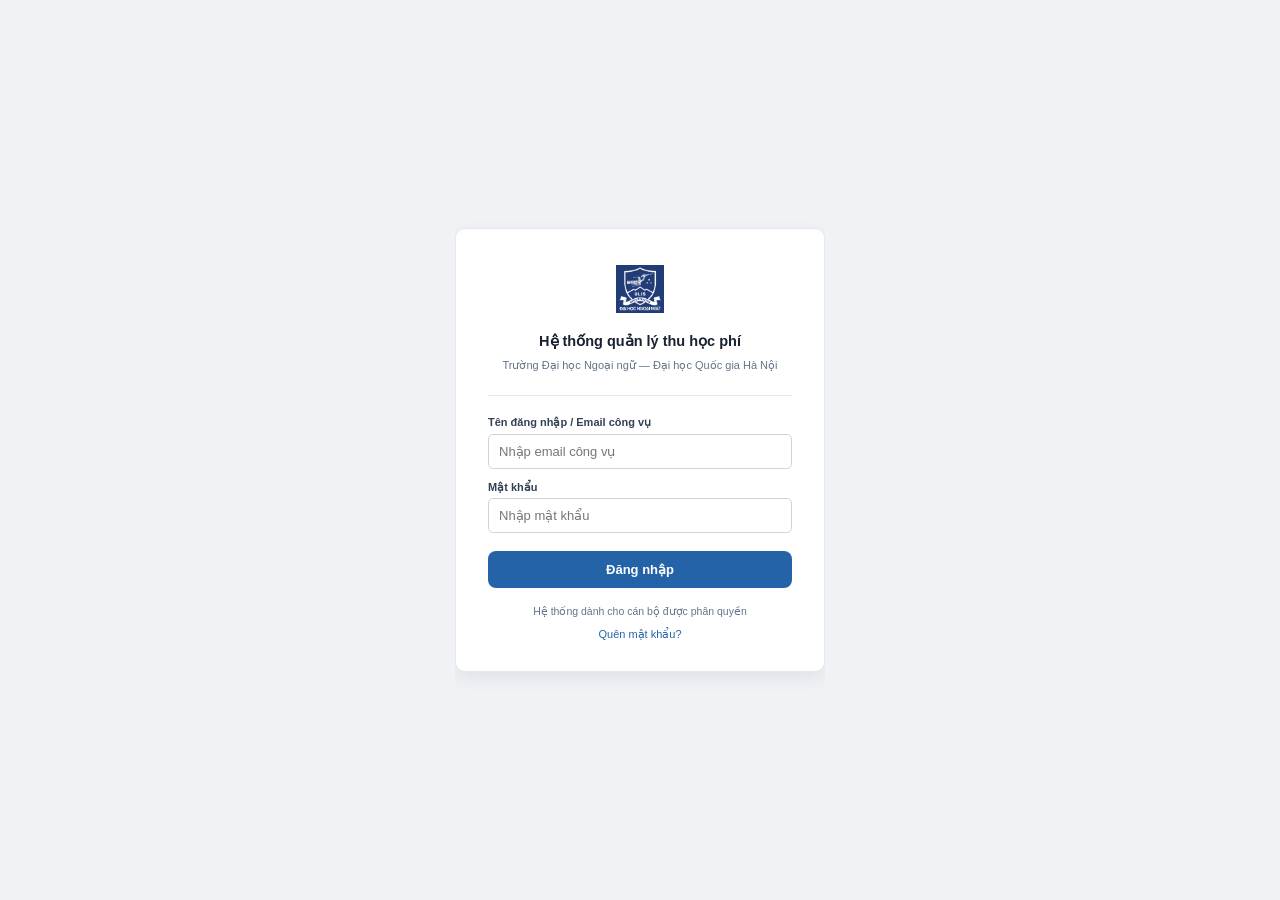
<file: index.html>
<!DOCTYPE html>
<html lang="vi">
<head>
<meta charset="UTF-8"/>
<meta name="viewport" content="width=device-width, initial-scale=1.0"/>
<title>Đăng nhập — Hệ thống quản lý thu học phí ULIS</title>
<meta name="description" content="Hệ thống quản trị học phí nội bộ — Trường Đại học Ngoại ngữ, Đại học Quốc gia Hà Nội"/>
<link rel="stylesheet" href="css/styles.css"/>
<style>
  html, body {
    height: 100%; overflow: hidden;
    display: flex; align-items: center; justify-content: center;
    background: #F0F2F5;
  }
</style>
</head>
<body>
<div id="toast-container"></div>
<div class="login-card">
  <div class="login-logo-row">
    <img src="assets/ulis-logo.png" alt="ULIS" onerror="this.style.display='none'"/>
  </div>
  <div class="login-title">Hệ thống quản lý thu học phí</div>
  <div class="login-subtitle">Trường Đại học Ngoại ngữ &mdash; Đại học Quốc gia Hà Nội</div>
  <hr class="login-sep"/>
  <div class="login-field">
    <label>Tên đăng nhập / Email công vụ</label>
    <input type="text" id="login-username" placeholder="Nhập email công vụ"/>
  </div>
  <div class="login-field">
    <label>Mật khẩu</label>
    <input type="password" id="login-password" placeholder="Nhập mật khẩu"/>
  </div>
  <button class="login-btn" onclick="location.href='pages/overview.html'">Đăng nhập</button>
  <div class="login-footer">
    <div class="login-notice">Hệ thống dành cho cán bộ được phân quyền</div>
    <span class="login-link" onclick="showToast('Vui lòng liên hệ quản trị viên để được hỗ trợ.','info')">Quên mật khẩu?</span>
  </div>
</div>
<script src="js/common.js"></script>
<script>
  /* Allow pressing Enter to submit */
  document.addEventListener('keydown', function(e) {
    if (e.key === 'Enter') location.href = 'pages/overview.html';
  });
</script>
</body>
</html>
</file>
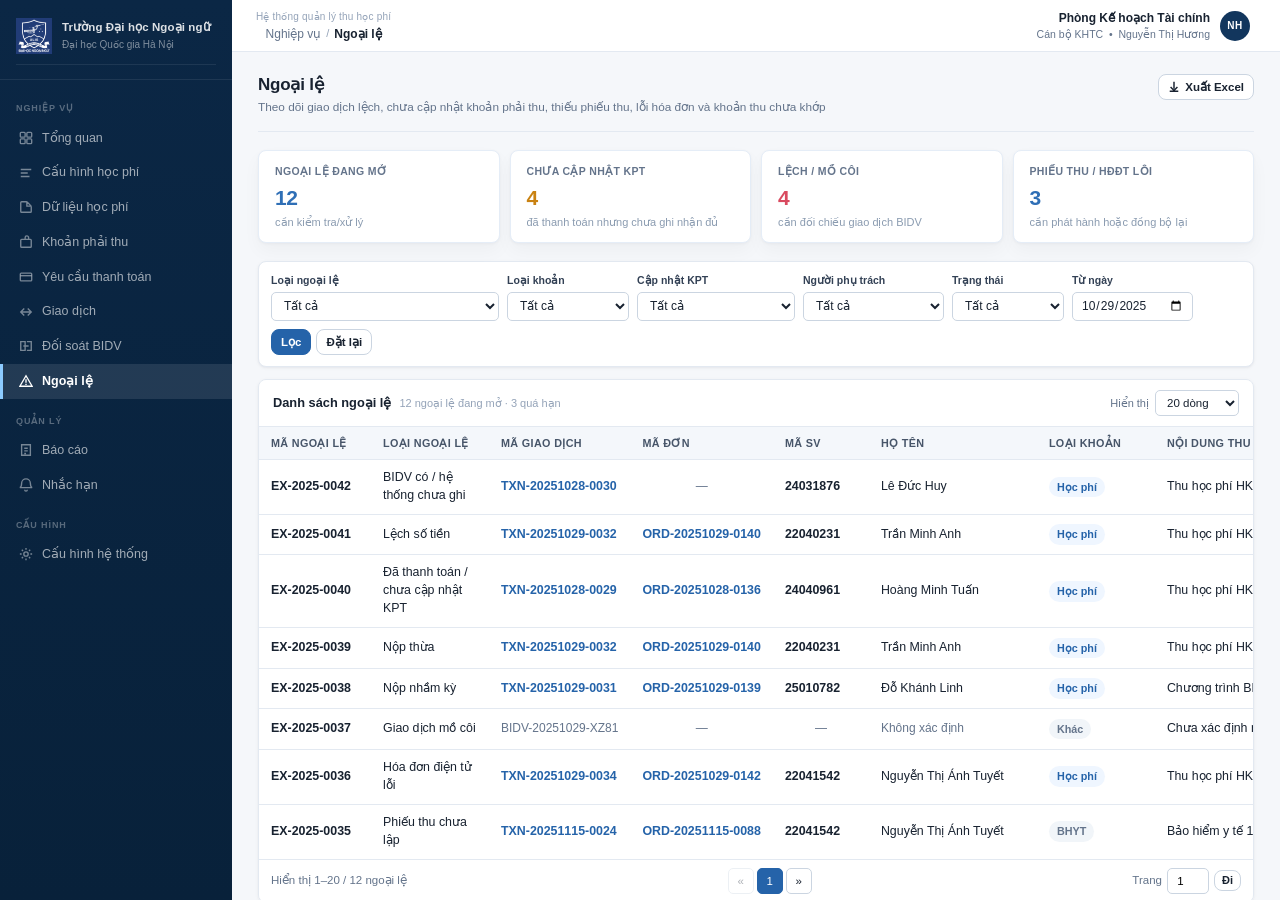
<file: exceptions.html>
<!DOCTYPE html>
<html lang="vi">
<head>
<meta charset="UTF-8"/>
<meta name="viewport" content="width=device-width, initial-scale=1.0"/>
<title>Ngoại lệ — Hệ thống quản lý thu học phí ULIS</title>
<meta name="description" content="Hệ thống quản trị học phí nội bộ — Trường Đại học Ngoại ngữ, Đại học Quốc gia Hà Nội"/>
<link rel="stylesheet" href="../css/styles.css"/>
</head>

<body>
<div id="toast-container"></div>

<!-- ===================== SESSION EXPIRED MODAL ===================== -->
<div class="overlay" id="modal-session-expired">
  <div class="modal modal-sm">
    <div class="modal-hd">
      <h2>Phiên đăng nhập hết hạn</h2>
    </div>
    <div class="modal-body" style="text-align:center;padding:24px 18px;">
      <div class="confirm-icon" style="margin:0 auto 12px;background:var(--warn-bg);">
        <svg width="18" height="18" fill="none" viewBox="0 0 20 20" stroke="var(--warning)" stroke-width="1.8">
          <path d="M10 2L2 17h16L10 2zM10 8v4M10 14v1.5"/>
        </svg>
      </div>
      <div style="font-size:13px;font-weight:500;color:var(--text);margin-bottom:6px;">Phiên đăng nhập đã hết hạn</div>
      <div style="font-size:12px;color:var(--muted);margin-bottom:18px;">Vui lòng đăng nhập lại để tiếp tục sử dụng hệ thống.</div>
      <button class="btn btn-primary" onclick="location.href='../index.html'">Đăng nhập lại</button>
    </div>
  </div>
</div>

<!-- ===================== CONFIRM: ĐÓNG NGOẠI LỆ ===================== -->
<div class="overlay" id="modal-confirm-close-exc">
  <div class="modal modal-sm">
    <div class="modal-hd">
      <h2>Xác nhận đóng ngoại lệ</h2>
      <button class="btn-x" onclick="closeModal('modal-confirm-close-exc')">
        <svg viewBox="0 0 20 20">
          <path d="M5 5l10 10M15 5L5 15"/>
        </svg>
      </button>
    </div>

    <div class="modal-body">
      <div style="font-size:12.5px;color:var(--text);margin-bottom:8px;">
        Bạn có chắc chắn muốn <strong>đóng ngoại lệ</strong> này không?
      </div>
      <div class="sys-warn-bar" style="margin-bottom:0;">
        Sau khi đóng, ngoại lệ sẽ được khóa trạng thái và lưu lại toàn bộ lịch sử xử lý.
      </div>
    </div>

    <div class="modal-ft">
      <button class="btn btn-secondary" onclick="closeModal('modal-confirm-close-exc')">Hủy</button>
      <button class="btn btn-primary" onclick="closeModal('modal-confirm-close-exc');closeDrawer('drw-exc');showToast('Đã đóng ngoại lệ.','success')">
        Đóng ngoại lệ
      </button>
    </div>
  </div>
</div>

<div id="app">

  <!-- ===================== SIDEBAR ===================== -->
  <nav id="sidebar">
    <div class="sidebar-brand">
      <div style="display:flex;align-items:center;gap:10px;">
        <img src="../assets/ulis-logo.png" alt="ULIS" style="height:36px;object-fit:contain;flex-shrink:0;" onerror="this.style.display='none'"/>
        <div>
          <div class="brand-inst" style="font-size:11.5px;font-weight:600;">Trường Đại học Ngoại ngữ</div>
          <div class="brand-vnu">Đại học Quốc gia Hà Nội</div>
        </div>
      </div>
      <div class="brand-sep" style="margin:10px 0 0;"></div>
    </div>

    <div class="sidebar-nav">
      <div class="sidebar-group-label">Nghiệp vụ</div>

      <a class="nav-item" href="overview.html">
        <svg class="nav-icon" viewBox="0 0 16 16">
          <rect x="1.5" y="1.5" width="5.5" height="5.5" rx="1"/>
          <rect x="9" y="1.5" width="5.5" height="5.5" rx="1"/>
          <rect x="1.5" y="9" width="5.5" height="5.5" rx="1"/>
          <rect x="9" y="9" width="5.5" height="5.5" rx="1"/>
        </svg>
        Tổng quan
      </a>

      <a class="nav-item" href="tuition-config.html">
        <svg class="nav-icon" viewBox="0 0 16 16">
          <path d="M2 4h12M2 8h8M2 12h10"/>
        </svg>
        Cấu hình học phí
      </a>

      <a class="nav-item" href="student-tuition.html">
        <svg class="nav-icon" viewBox="0 0 16 16">
          <path d="M9 2H3a1 1 0 00-1 1v10a1 1 0 001 1h10a1 1 0 001-1V7M9 2l5 5M9 2v5h5"/>
        </svg>
        Dữ liệu học phí
      </a>

      <a class="nav-item" href="receivables.html">
        <svg class="nav-icon" viewBox="0 0 16 16">
          <path d="M13 5H3a1 1 0 00-1 1v7a1 1 0 001 1h10a1 1 0 001-1V6a1 1 0 00-1-1zM11 5V3a2 2 0 00-4 0v2"/>
        </svg>
        Khoản phải thu
      </a>

      <a class="nav-item" href="payment-requests.html">
        <svg class="nav-icon" viewBox="0 0 16 16">
          <rect x="1.5" y="3.5" width="13" height="9" rx="1"/>
          <path d="M1.5 6.5h13"/>
        </svg>
        Yêu cầu thanh toán
      </a>

      <a class="nav-item" href="transactions.html">
        <svg class="nav-icon" viewBox="0 0 16 16">
          <path d="M2 8h12M10 4l4 4-4 4M6 4L2 8l4 4"/>
        </svg>
        Giao dịch
      </a>

      <a class="nav-item" href="reconciliation.html">
        <svg class="nav-icon" viewBox="0 0 16 16">
          <path d="M2 3h5v10H2zM9 3h5v10H9M5 8h6"/>
        </svg>
        Đối soát BIDV
      </a>

      <a class="nav-item active" href="exceptions.html">
        <svg class="nav-icon" viewBox="0 0 16 16">
          <path d="M8 2L1 14h14L8 2zM8 6v4M8 11v1.5"/>
        </svg>
        Ngoại lệ
      </a>

      <div class="sidebar-group-label">Quản lý</div>

      <a class="nav-item" href="reports.html">
        <svg class="nav-icon" viewBox="0 0 16 16">
          <path d="M3 2h10v12H3zM6 6h4M6 9h4M6 12h2"/>
        </svg>
        Báo cáo
      </a>

      <a class="nav-item" href="reminders.html">
        <svg class="nav-icon" viewBox="0 0 16 16">
          <path d="M8 1a5 5 0 015 5c0 4 2 5 2 5H1s2-1 2-5a5 5 0 015-5zM6.5 13.5a1.5 1.5 0 003 0"/>
        </svg>
        Nhắc hạn
      </a>

      <div class="sidebar-group-label">Cấu hình</div>

      <a class="nav-item" href="system-config.html">
        <svg class="nav-icon" viewBox="0 0 16 16">
          <circle cx="8" cy="8" r="2.5"/>
          <path d="M8 1v2M8 13v2M1 8h2M13 8h2M3.2 3.2l1.4 1.4M11.4 11.4l1.4 1.4M3.2 12.8l1.4-1.4M11.4 4.6l1.4-1.4"/>
        </svg>
        Cấu hình hệ thống
      </a>
    </div>
  </nav>

  <!-- ===================== MAIN ===================== -->
  <div id="main">

    <!-- ===================== TOPBAR ===================== -->
    <header id="topbar">
      <div class="topbar-crumb" style="display:flex;flex-direction:column;gap:1px;">
        <div style="font-size:10px;font-weight:500;color:var(--muted-lt);letter-spacing:.2px;">Hệ thống quản lý thu học phí</div>
        <div style="display:flex;align-items:center;gap:5px;">
          <span class="crumb-root">Nghiệp vụ</span>
          <span class="crumb-sep"> / </span>
          <span class="crumb-page">Ngoại lệ</span>
        </div>
      </div>

      <div class="topbar-user topbar-user-wrap">
        <div class="user-menu-trigger" id="userMenuTrigger" onclick="toggleUserMenu()">
          <div class="topbar-user-info">
            <div class="topbar-user-dept">Phòng Kế hoạch Tài chính</div>
            <div class="topbar-user-role">Cán bộ KHTC &nbsp;&bull;&nbsp; Nguyễn Thị Hương</div>
          </div>
          <div class="topbar-avatar">NH</div>
        </div>

        <div class="user-dropdown" id="userDropdown">
          <div class="user-dropdown-header">
            <div class="udh-name">Nguyễn Thị Hương</div>
            <div class="udh-role">Phòng KHTC — Cán bộ quản trị</div>
          </div>

          <div class="user-menu-item" onclick="closeUserMenu();showToast('Vui lòng liên hệ quản trị viên để được hỗ trợ.','info')">
            <svg width="13" height="13" fill="none" viewBox="0 0 16 16" stroke="currentColor" stroke-width="1.5">
              <circle cx="8" cy="5" r="3"/>
              <path d="M2 14c0-3.3 2.7-6 6-6s6 2.7 6 6"/>
            </svg>
            Thông tin tài khoản
          </div>

          <div class="user-menu-item" onclick="closeUserMenu();showToast('Vui lòng liên hệ quản trị viên để được hỗ trợ.','info')">
            <svg width="13" height="13" fill="none" viewBox="0 0 16 16" stroke="currentColor" stroke-width="1.5">
              <rect x="2" y="7" width="12" height="8" rx="1"/>
              <path d="M5 7V5a3 3 0 016 0v2"/>
            </svg>
            Đổi mật khẩu
          </div>

          <hr class="user-menu-sep"/>

          <div class="user-menu-item danger" onclick="location.href='../index.html'">
            <svg width="13" height="13" fill="none" viewBox="0 0 16 16" stroke="currentColor" stroke-width="1.5">
              <path d="M10 11l4-3-4-3M5 8h9M6 3H3a1 1 0 00-1 1v8a1 1 0 001 1h3"/>
            </svg>
            Đăng xuất
          </div>
        </div>
      </div>
    </header>

    <!-- ===================== CONTENT ===================== -->
    <div id="content">
      <div class="page-body">

        <!-- PAGE HEADER -->
        <div class="page-header">
          <div>
            <h1>Ngoại lệ</h1>
            <div class="page-header-sub">Theo dõi giao dịch lệch, chưa cập nhật khoản phải thu, thiếu phiếu thu, lỗi hóa đơn và khoản thu chưa khớp</div>
          </div>

          <div class="page-header-actions">
            <button class="btn btn-secondary btn-sm" onclick="showToast('Đã xuất danh sách ngoại lệ.','success')">
              <svg viewBox="0 0 14 14">
                <path d="M7 9V1M3 7l4 4 4-4M2 12h10"/>
              </svg>
              Xuất Excel
            </button>
          </div>
        </div>

        <!-- SUMMARY CARDS -->
        <div class="stat-row">
          <div class="stat-card">
            <div class="stat-card-label">Ngoại lệ đang mở</div>
            <div class="stat-card-value">12</div>
            <div class="stat-card-sub">cần kiểm tra/xử lý</div>
          </div>

          <div class="stat-card">
            <div class="stat-card-label">Chưa cập nhật KPT</div>
            <div class="stat-card-value c-warning">4</div>
            <div class="stat-card-sub">đã thanh toán nhưng chưa ghi nhận đủ</div>
          </div>

          <div class="stat-card">
            <div class="stat-card-label">Lệch / mồ côi</div>
            <div class="stat-card-value c-error">4</div>
            <div class="stat-card-sub">cần đối chiếu giao dịch BIDV</div>
          </div>

          <div class="stat-card">
            <div class="stat-card-label">Phiếu thu / HĐĐT lỗi</div>
            <div class="stat-card-value c-primary">3</div>
            <div class="stat-card-sub">cần phát hành hoặc đồng bộ lại</div>
          </div>
        </div>

        <!-- FILTER BAR -->
        <div class="filter-bar">
          <div class="filter-field">
            <label>Loại ngoại lệ</label>
            <select>
              <option>Tất cả</option>
              <option>Đã thanh toán / chưa cập nhật KPT</option>
              <option>Lệch số tiền</option>
              <option>Giao dịch mồ côi</option>
              <option>BIDV có / hệ thống chưa ghi</option>
              <option>Hệ thống có / BIDV không có</option>
              <option>Nộp thừa</option>
              <option>Nộp thiếu</option>
              <option>Nộp nhầm kỳ</option>
              <option>Phiếu thu chưa lập</option>
              <option>Hóa đơn điện tử lỗi</option>
            </select>
          </div>

          <div class="filter-field">
            <label>Loại khoản</label>
            <select>
              <option>Tất cả</option>
              <option>Học phí</option>
              <option>Bảo hiểm y tế</option>
              <option>Khoản thu khác</option>
            </select>
          </div>

          <div class="filter-field">
            <label>Cập nhật KPT</label>
            <select>
              <option>Tất cả</option>
              <option>Đã cập nhật</option>
              <option>Chưa cập nhật</option>
              <option>Đã cập nhật một phần</option>
              <option>Không áp dụng</option>
            </select>
          </div>

          <div class="filter-field">
            <label>Người phụ trách</label>
            <select>
              <option>Tất cả</option>
              <option>Nguyễn Văn Khoa</option>
              <option>Trần Thị Hoa</option>
              <option>Nguyễn Thị Hương</option>
            </select>
          </div>

          <div class="filter-field">
            <label>Trạng thái</label>
            <select>
              <option>Tất cả</option>
              <option>Mở</option>
              <option>Đang xử lý</option>
              <option>Quá hạn</option>
              <option>Đã đóng</option>
            </select>
          </div>

          <div class="filter-field">
            <label>Từ ngày</label>
            <input type="date" value="2025-10-29" style="min-width:auto;"/>
          </div>

          <div class="filter-actions">
            <button class="btn btn-primary btn-sm">Lọc</button>
            <button class="btn btn-secondary btn-sm">Đặt lại</button>
          </div>
        </div>

        <!-- TABLE -->
        <div class="table-wrap table-xwide">
          <div class="table-toolbar">
            <span class="table-title">Danh sách ngoại lệ</span>
            <span class="table-count">12 ngoại lệ đang mở · 3 quá hạn</span>

            <div class="table-toolbar-r">
              <span class="c-muted fs-11">Hiển thị</span>
              <select class="page-size-select">
                <option selected>20 dòng</option>
                <option>50 dòng</option>
                <option>100 dòng</option>
              </select>
            </div>
          </div>

          <table>
            <thead>
              <tr>
                <th class="col-code">Mã ngoại lệ</th>
                <th class="col-status">Loại ngoại lệ</th>
                <th class="col-code">Mã giao dịch</th>
                <th class="col-code">Mã đơn</th>
                <th class="col-student-code">Mã SV</th>
                <th class="col-name">Họ tên</th>
                <th class="col-status">Loại khoản</th>
                <th class="col-content">Nội dung thu</th>
                <th class="r col-money">Số tiền (đ)</th>
                <th class="r col-money">Chênh lệch (đ)</th>
                <th class="col-status">Cập nhật KPT</th>
                <th class="col-code">Số phiếu</th>
                <th class="col-code">Mã HĐ</th>
                <th class="col-name">Người phụ trách</th>
                <th class="col-status">Trạng thái</th>
                <th class="col-actions">Thao tác</th>
              </tr>
            </thead>

            <tbody>
              <tr>
                <td class="fw600 nowrap">EX-2025-0042</td>
                <td>BIDV có / hệ thống chưa ghi</td>
                <td class="td-a nowrap">TXN-20251028-0030</td>
                <td class="dim c-align">—</td>
                <td class="fw600 nowrap">24031876</td>
                <td>Lê Đức Huy</td>
                <td><span class="badge bg-info">Học phí</span></td>
                <td>Thu học phí HK1/2025–2026</td>
                <td class="r fw600">10.500.000</td>
                <td class="r c-error fw600">+10.500.000</td>
                <td><span class="badge bg-warning">Chưa cập nhật</span></td>
                <td class="dim c-align">—</td>
                <td class="dim c-align">—</td>
                <td>Nguyễn Văn Khoa</td>
                <td><span class="badge bg-error">Quá hạn</span></td>
                <td><button class="btn btn-primary btn-xs" onclick="openDrawer('drw-exc')">Xử lý</button></td>
              </tr>

              <tr>
                <td class="fw600 nowrap">EX-2025-0041</td>
                <td>Lệch số tiền</td>
                <td class="td-a nowrap">TXN-20251029-0032</td>
                <td class="td-a nowrap">ORD-20251029-0140</td>
                <td class="fw600 nowrap">22040231</td>
                <td>Trần Minh Anh</td>
                <td><span class="badge bg-info">Học phí</span></td>
                <td>Thu học phí HK1/2025–2026</td>
                <td class="r fw600">8.700.000</td>
                <td class="r c-error fw600">+250.000</td>
                <td><span class="badge bg-warning">Chưa cập nhật</span></td>
                <td class="dim c-align">—</td>
                <td class="dim c-align">—</td>
                <td>Nguyễn Văn Khoa</td>
                <td><span class="badge bg-warning">Đang xử lý</span></td>
                <td><button class="btn btn-ghost btn-xs" onclick="openDrawer('drw-exc')">Xử lý</button></td>
              </tr>

              <tr>
                <td class="fw600 nowrap">EX-2025-0040</td>
                <td>Đã thanh toán / chưa cập nhật KPT</td>
                <td class="td-a nowrap">TXN-20251028-0029</td>
                <td class="td-a nowrap">ORD-20251028-0136</td>
                <td class="fw600 nowrap">24040961</td>
                <td>Hoàng Minh Tuấn</td>
                <td><span class="badge bg-info">Học phí</span></td>
                <td>Thu học phí HK1/2025–2026</td>
                <td class="r fw600">8.450.000</td>
                <td class="r">0</td>
                <td><span class="badge bg-warning">Chờ đối soát</span></td>
                <td class="dim c-align">—</td>
                <td class="dim c-align">—</td>
                <td>Trần Thị Hoa</td>
                <td><span class="badge bg-info">Mở</span></td>
                <td><button class="btn btn-ghost btn-xs" onclick="openDrawer('drw-exc')">Xử lý</button></td>
              </tr>

              <tr>
                <td class="fw600 nowrap">EX-2025-0039</td>
                <td>Nộp thừa</td>
                <td class="td-a nowrap">TXN-20251029-0032</td>
                <td class="td-a nowrap">ORD-20251029-0140</td>
                <td class="fw600 nowrap">22040231</td>
                <td>Trần Minh Anh</td>
                <td><span class="badge bg-info">Học phí</span></td>
                <td>Thu học phí HK1/2025–2026</td>
                <td class="r fw600">250.000</td>
                <td class="r c-error fw600">+250.000</td>
                <td><span class="badge bg-warning">Chưa cập nhật</span></td>
                <td class="dim c-align">—</td>
                <td class="dim c-align">—</td>
                <td>Trần Thị Hoa</td>
                <td><span class="badge bg-info">Mở</span></td>
                <td><button class="btn btn-ghost btn-xs" onclick="openDrawer('drw-exc')">Xử lý</button></td>
              </tr>

              <tr>
                <td class="fw600 nowrap">EX-2025-0038</td>
                <td>Nộp nhầm kỳ</td>
                <td class="td-a nowrap">TXN-20251029-0031</td>
                <td class="td-a nowrap">ORD-20251029-0139</td>
                <td class="fw600 nowrap">25010782</td>
                <td>Đỗ Khánh Linh</td>
                <td><span class="badge bg-info">Học phí</span></td>
                <td>Chương trình BRT — Đợt 1</td>
                <td class="r fw600">25.000.000</td>
                <td class="r">0</td>
                <td><span class="badge bg-success">Đã cập nhật</span></td>
                <td class="td-a nowrap">PT-073980</td>
                <td class="td-a nowrap">00004526</td>
                <td>Nguyễn Văn Khoa</td>
                <td><span class="badge bg-info">Mở</span></td>
                <td><button class="btn btn-ghost btn-xs" onclick="openDrawer('drw-exc')">Xử lý</button></td>
              </tr>

              <tr>
                <td class="fw600 nowrap">EX-2025-0037</td>
                <td>Giao dịch mồ côi</td>
                <td class="dim nowrap">BIDV-20251029-XZ81</td>
                <td class="dim c-align">—</td>
                <td class="dim c-align">—</td>
                <td class="dim">Không xác định</td>
                <td><span class="badge bg-neutral">Khác</span></td>
                <td>Chưa xác định nội dung thu</td>
                <td class="r fw600">1.500.000</td>
                <td class="r c-error fw600">+1.500.000</td>
                <td><span class="badge bg-neutral">Không áp dụng</span></td>
                <td class="dim c-align">—</td>
                <td class="dim c-align">—</td>
                <td>Nguyễn Văn Khoa</td>
                <td><span class="badge bg-error">Quá hạn</span></td>
                <td><button class="btn btn-ghost btn-xs" onclick="openDrawer('drw-exc')">Xử lý</button></td>
              </tr>

              <tr>
                <td class="fw600 nowrap">EX-2025-0036</td>
                <td>Hóa đơn điện tử lỗi</td>
                <td class="td-a nowrap">TXN-20251029-0034</td>
                <td class="td-a nowrap">ORD-20251029-0142</td>
                <td class="fw600 nowrap">22041542</td>
                <td>Nguyễn Thị Ánh Tuyết</td>
                <td><span class="badge bg-info">Học phí</span></td>
                <td>Thu học phí HK1/2025–2026</td>
                <td class="r fw600">17.500.000</td>
                <td class="r">0</td>
                <td><span class="badge bg-success">Đã cập nhật</span></td>
                <td class="td-a nowrap">PT-073978</td>
                <td class="dim c-error nowrap">Lỗi ký</td>
                <td>Nguyễn Thị Hương</td>
                <td><span class="badge bg-warning">Đang xử lý</span></td>
                <td><button class="btn btn-ghost btn-xs" onclick="openDrawer('drw-exc')">Xử lý</button></td>
              </tr>

              <tr>
                <td class="fw600 nowrap">EX-2025-0035</td>
                <td>Phiếu thu chưa lập</td>
                <td class="td-a nowrap">TXN-20251115-0024</td>
                <td class="td-a nowrap">ORD-20251115-0088</td>
                <td class="fw600 nowrap">22041542</td>
                <td>Nguyễn Thị Ánh Tuyết</td>
                <td><span class="badge bg-neutral">BHYT</span></td>
                <td>Bảo hiểm y tế 12 tháng</td>
                <td class="r fw600">631.800</td>
                <td class="r">0</td>
                <td><span class="badge bg-success">Đã cập nhật</span></td>
                <td class="dim c-align">—</td>
                <td class="dim c-align">—</td>
                <td>Trần Thị Hoa</td>
                <td><span class="badge bg-info">Mở</span></td>
                <td><button class="btn btn-ghost btn-xs" onclick="openDrawer('drw-exc')">Xử lý</button></td>
              </tr>
            </tbody>
          </table>

          <div class="tbl-pagination">
            <span>Hiển thị 1–20 / 12 ngoại lệ</span>

            <div class="pg-nav">
              <button class="pg-btn" disabled>&laquo;</button>
              <button class="pg-btn active">1</button>
              <button class="pg-btn">&raquo;</button>
            </div>

            <div class="pg-goto">
              <span>Trang</span>
              <input type="number" min="1" value="1"/>
              <button class="btn btn-secondary btn-xs">Đi</button>
            </div>
          </div>
        </div>

      </div>
    </div>
  </div>
</div>

<!-- ===================== DRAWER: XỬ LÝ NGOẠI LỆ ===================== -->
<div class="drawer-overlay" id="ov-drw-exc" onclick="closeDrawer('drw-exc')"></div>

<div class="drawer" id="drw-exc">
  <div class="drawer-hd">
    <h2>Xử lý ngoại lệ — EX-2025-0042</h2>
    <button class="btn-x" onclick="closeDrawer('drw-exc')">
      <svg viewBox="0 0 20 20">
        <path d="M5 5l10 10M15 5L5 15"/>
      </svg>
    </button>
  </div>

  <div class="drawer-body">

    <div class="drawer-section">
      <div class="drawer-sec-title">Thông tin ngoại lệ</div>
      <dl class="dl">
        <dt>Mã ngoại lệ</dt>
        <dd class="bold">EX-2025-0042</dd>

        <dt>Loại ngoại lệ</dt>
        <dd><span class="badge bg-error">BIDV có / hệ thống chưa ghi</span></dd>

        <dt>Nguồn phát hiện</dt>
        <dd><span class="badge bg-neutral">Đối soát BIDV ngày 29/10/2025</span></dd>

        <dt>Hạn xử lý</dt>
        <dd class="c-error bold">30/10/2025 — Quá hạn</dd>

        <dt>Người phụ trách</dt>
        <dd>Nguyễn Văn Khoa</dd>

        <dt>Trạng thái</dt>
        <dd><span class="badge bg-error">Quá hạn</span></dd>
      </dl>
    </div>

    <div class="drawer-section">
      <div class="drawer-sec-title">Thông tin giao dịch</div>
      <dl class="dl">
        <dt>Mã giao dịch</dt>
        <dd class="bold">TXN-20251028-0030</dd>

        <dt>Mã giao dịch BIDV</dt>
        <dd>FT25201000039284</dd>

        <dt>Mã đơn</dt>
        <dd class="c-muted">Không tìm thấy</dd>

        <dt>Mã yêu cầu</dt>
        <dd class="c-muted">Không tìm thấy</dd>

        <dt>Loại khoản</dt>
        <dd><span class="badge bg-info">Học phí</span></dd>

        <dt>Nội dung thu</dt>
        <dd>Thu học phí HK1/2025–2026</dd>

        <dt>Nội dung chuyển khoản</dt>
        <dd style="font-size:11px;font-family:monospace;">ULIS24031876HK1</dd>

        <dt>Số tiền giao dịch</dt>
        <dd class="bold">10.500.000 đ</dd>

        <dt>Thời gian giao dịch</dt>
        <dd class="c-muted">28/10/2025 16:22</dd>
      </dl>
    </div>

    <div class="drawer-section">
      <div class="drawer-sec-title">Sinh viên và khoản phải thu gợi ý</div>
      <dl class="dl">
        <dt>Mã sinh viên</dt>
        <dd class="bold">24031876</dd>

        <dt>Họ tên</dt>
        <dd>Lê Đức Huy</dd>

        <dt>Khóa</dt>
        <dd>QH.2024</dd>

        <dt>Lớp / chương trình</dt>
        <dd>QH2024.R1 · Đại học chính quy</dd>

        <dt>Mã khoản gợi ý</dt>
        <dd class="td-a" onclick="location.href='receivables.html'">RCV-2025-08436</dd>

        <dt>Phải nộp</dt>
        <dd class="bold">10.500.000 đ</dd>

        <dt>Đã nộp hiện tại</dt>
        <dd>0 đ</dd>

        <dt>Còn phải nộp</dt>
        <dd class="c-error bold">10.500.000 đ</dd>

        <dt>Cập nhật KPT</dt>
        <dd><span class="badge bg-warning">Chưa cập nhật</span></dd>
      </dl>
    </div>

    <div class="drawer-section">
      <div class="drawer-sec-title">Tác động tài chính</div>
      <dl class="dl">
        <dt>Số tiền BIDV</dt>
        <dd class="bold">10.500.000 đ</dd>

        <dt>Số tiền hệ thống</dt>
        <dd class="c-muted">Chưa ghi nhận</dd>

        <dt>Chênh lệch</dt>
        <dd class="c-error bold">+10.500.000 đ</dd>

        <dt>Khấu trừ</dt>
        <dd>0 đ</dd>

        <dt>Trừ nợ</dt>
        <dd>0 đ</dd>

        <dt>Phiếu thu</dt>
        <dd><span class="badge bg-neutral">Chưa lập</span></dd>

        <dt>Hóa đơn điện tử</dt>
        <dd><span class="badge bg-neutral">Chưa phát hành</span></dd>
      </dl>
    </div>

    <div class="drawer-section">
      <div class="drawer-sec-title">Gợi ý xử lý</div>
      <div style="background:var(--info-bg);border:1px solid var(--info-bd);border-radius:var(--r);padding:9px 11px;font-size:12px;line-height:1.6;">
        Nội dung chuyển khoản có mã sinh viên và kỳ thu, nhưng không có mã đơn hoặc mã yêu cầu thanh toán. Có thể gán thủ công giao dịch vào khoản phải thu HK1/2025–2026 nếu đối chiếu số tiền, mã sinh viên và nội dung thu khớp.
      </div>
    </div>

    <div class="drawer-section">
      <div class="drawer-sec-title">Hành động xử lý</div>

      <table>
        <thead>
          <tr>
            <th>Phương án</th>
            <th>Tác động</th>
            <th>Điều kiện</th>
            <th>Trạng thái</th>
          </tr>
        </thead>

        <tbody>
          <tr>
            <td class="fw600">Gán vào khoản phải thu</td>
            <td>Cập nhật Đã nộp = 10.500.000 đ, còn phải nộp = 0</td>
            <td>Số tiền và mã sinh viên khớp</td>
            <td><span class="badge bg-info">Đề xuất</span></td>
          </tr>

          <tr>
            <td class="fw600">Lập phiếu thu</td>
            <td>Tạo số phiếu sau khi gán khoản</td>
            <td>Khoản phải thu đã cập nhật</td>
            <td><span class="badge bg-neutral">Chờ</span></td>
          </tr>

          <tr>
            <td class="fw600">Phát hành HĐĐT</td>
            <td>Xuất hóa đơn điện tử cho phiếu thu</td>
            <td>Phiếu thu đã lập</td>
            <td><span class="badge bg-neutral">Chờ</span></td>
          </tr>
        </tbody>
      </table>
    </div>

    <div class="drawer-section">
      <div class="drawer-sec-title">Tiến trình xử lý</div>

      <div class="timeline">
        <div class="tl-row">
          <div class="tl-dot done"></div>
          <div class="tl-content">
            <div class="tl-label">Tạo ngoại lệ tự động từ kết quả đối soát</div>
            <div class="tl-time">29/10/2025 17:08</div>
          </div>
        </div>

        <div class="tl-row">
          <div class="tl-dot done"></div>
          <div class="tl-content">
            <div class="tl-label">Gán người phụ trách</div>
            <div class="tl-time">29/10/2025 17:10 — Nguyễn Văn Khoa</div>
          </div>
        </div>

        <div class="tl-row">
          <div class="tl-dot err"></div>
          <div class="tl-content">
            <div class="tl-label">Quá hạn xử lý</div>
            <div class="tl-time">30/10/2025 cuối ngày — Chưa có kết quả xử lý</div>
          </div>
        </div>
      </div>
    </div>

    <div class="drawer-section">
      <div class="drawer-sec-title">Ghi chú xử lý</div>
      <div class="form-field">
        <textarea rows="3" placeholder="Nhập hướng xử lý, ghi chú nghiệp vụ...">Đề xuất gán giao dịch vào khoản phải thu RCV-2025-08436 do số tiền, mã sinh viên và kỳ thu khớp.</textarea>
      </div>
    </div>
  </div>

  <div class="drawer-ft">
    <button class="btn btn-secondary btn-sm" onclick="showToast('Đã gán giao dịch vào khoản phải thu.','success')">
      Gán khoản phải thu
    </button>

    <button class="btn btn-secondary btn-sm" onclick="showToast('Đã lập phiếu thu cho giao dịch.','success')">
      Lập phiếu thu
    </button>

    <button class="btn btn-secondary btn-sm" onclick="showToast('Đã gửi yêu cầu phát hành hóa đơn điện tử.','info')">
      Phát hành HĐĐT
    </button>

    <button class="btn btn-primary btn-sm" onclick="closeDrawer('drw-exc');showToast('Đã đánh dấu ngoại lệ là đã xử lý.','success')">
      Đánh dấu đã xử lý
    </button>

    <button class="btn btn-danger btn-sm" onclick="openModal('modal-confirm-close-exc')">
      Đóng ngoại lệ
    </button>
  </div>
</div>

<script src="../js/common.js"></script>
</body>
</html>
</file>
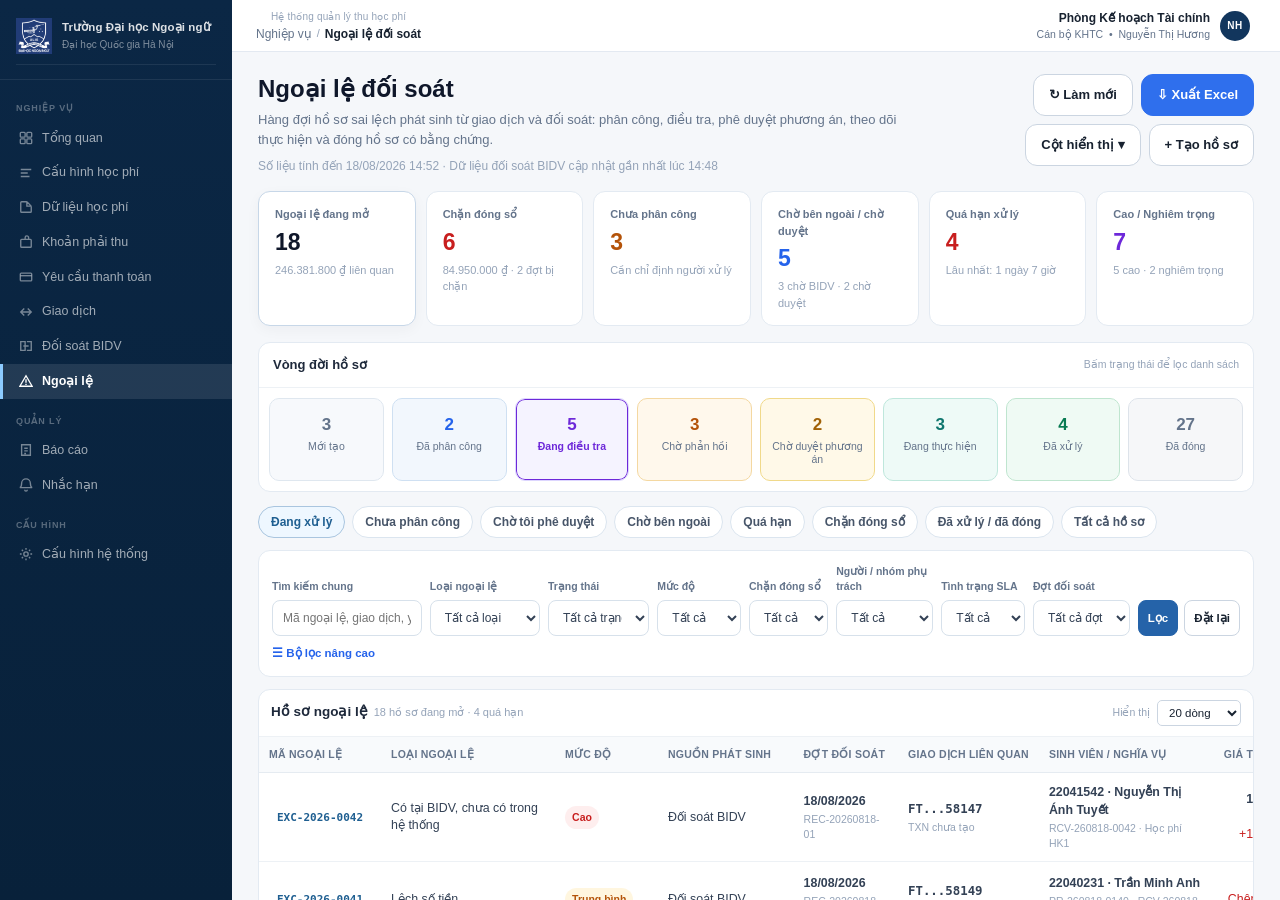
<file: pages/exceptions.html>
<!DOCTYPE html>
<html lang="vi">
<head>
<meta charset="UTF-8"/>
<meta name="viewport" content="width=device-width, initial-scale=1.0"/>
<title>Ngoại lệ đối soát — Hệ thống quản lý thu học phí ULIS</title>
<meta name="description" content="Hệ thống quản trị học phí nội bộ — Trường Đại học Ngoại ngữ, Đại học Quốc gia Hà Nội"/>
<link rel="stylesheet" href="../css/styles.css"/>
</head>

<body>
<div id="toast-container"></div>

<!-- ===================== SESSION EXPIRED MODAL ===================== -->
<div class="overlay" id="modal-session-expired">
  <div class="modal modal-sm">
    <div class="modal-hd">
      <h2>Phiên đăng nhập hết hạn</h2>
    </div>
    <div class="modal-body" style="text-align:center;padding:24px 18px;">
      <div class="confirm-icon" style="margin:0 auto 12px;background:var(--warn-bg);">
        <svg width="18" height="18" fill="none" viewBox="0 0 20 20" stroke="var(--warning)" stroke-width="1.8">
          <path d="M10 2L2 17h16L10 2zM10 8v4M10 14v1.5"/>
        </svg>
      </div>
      <div style="font-size:13px;font-weight:500;color:var(--text);margin-bottom:6px;">Phiên đăng nhập đã hết hạn</div>
      <div style="font-size:12px;color:var(--muted);margin-bottom:18px;">Vui lòng đăng nhập lại để tiếp tục sử dụng hệ thống.</div>
      <button class="btn btn-primary" onclick="location.href='../index.html'">Đăng nhập lại</button>
    </div>
  </div>
</div>

<!-- ===================== CONFIRM: ĐÓNG NGOẠI LỆ ===================== -->
<div class="overlay" id="modal-confirm-close-exc">
  <div class="modal modal-sm">
    <div class="modal-hd">
      <h2>Xác nhận đóng ngoại lệ</h2>
      <button class="btn-x" onclick="closeModal('modal-confirm-close-exc')">
        <svg viewBox="0 0 20 20">
          <path d="M5 5l10 10M15 5L5 15"/>
        </svg>
      </button>
    </div>

    <div class="modal-body">
      <div style="font-size:12.5px;color:var(--text);margin-bottom:8px;">
        Bạn có chắc chắn muốn <strong>đóng ngoại lệ</strong> này không?
      </div>
      <div class="sys-warn-bar" style="margin-bottom:0;">
        Sau khi đóng, ngoại lệ sẽ được khóa trạng thái và lưu lại toàn bộ lịch sử xử lý.
      </div>
    </div>

    <div class="modal-ft">
      <button class="btn btn-secondary" onclick="closeModal('modal-confirm-close-exc')">Hủy</button>
      <button class="btn btn-primary" onclick="closeModal('modal-confirm-close-exc');closeDrawer('drw-exc');showToast('Đã đóng ngoại lệ.','success')">
        Đóng ngoại lệ
      </button>
    </div>
  </div>
</div>

<div id="app">

  <!-- ===================== SIDEBAR ===================== -->
  <nav id="sidebar">
    <div class="sidebar-brand">
      <div style="display:flex;align-items:center;gap:10px;">
        <img src="../assets/ulis-logo.png" alt="ULIS" style="height:36px;object-fit:contain;flex-shrink:0;" onerror="this.style.display='none'"/>
        <div>
          <div class="brand-inst" style="font-size:11.5px;font-weight:600;">Trường Đại học Ngoại ngữ</div>
          <div class="brand-vnu">Đại học Quốc gia Hà Nội</div>
        </div>
      </div>
      <div class="brand-sep" style="margin:10px 0 0;"></div>
    </div>

    <div class="sidebar-nav">
      <div class="sidebar-group-label">Nghiệp vụ</div>

      <a class="nav-item" href="overview.html">
        <svg class="nav-icon" viewBox="0 0 16 16">
          <rect x="1.5" y="1.5" width="5.5" height="5.5" rx="1"/>
          <rect x="9" y="1.5" width="5.5" height="5.5" rx="1"/>
          <rect x="1.5" y="9" width="5.5" height="5.5" rx="1"/>
          <rect x="9" y="9" width="5.5" height="5.5" rx="1"/>
        </svg>
        Tổng quan
      </a>

      <a class="nav-item" href="tuition-config.html">
        <svg class="nav-icon" viewBox="0 0 16 16">
          <path d="M2 4h12M2 8h8M2 12h10"/>
        </svg>
        Cấu hình học phí
      </a>

      <a class="nav-item" href="student-tuition.html">
        <svg class="nav-icon" viewBox="0 0 16 16">
          <path d="M9 2H3a1 1 0 00-1 1v10a1 1 0 001 1h10a1 1 0 001-1V7M9 2l5 5M9 2v5h5"/>
        </svg>
        Dữ liệu học phí
      </a>

      <a class="nav-item" href="receivables.html">
        <svg class="nav-icon" viewBox="0 0 16 16">
          <path d="M13 5H3a1 1 0 00-1 1v7a1 1 0 001 1h10a1 1 0 001-1V6a1 1 0 00-1-1zM11 5V3a2 2 0 00-4 0v2"/>
        </svg>
        Khoản phải thu
      </a>

      <a class="nav-item" href="payment-requests.html">
        <svg class="nav-icon" viewBox="0 0 16 16">
          <rect x="1.5" y="3.5" width="13" height="9" rx="1"/>
          <path d="M1.5 6.5h13"/>
        </svg>
        Yêu cầu thanh toán
      </a>

      <a class="nav-item" href="transactions.html">
        <svg class="nav-icon" viewBox="0 0 16 16">
          <path d="M2 8h12M10 4l4 4-4 4M6 4L2 8l4 4"/>
        </svg>
        Giao dịch
      </a>

      <a class="nav-item" href="reconciliation.html">
        <svg class="nav-icon" viewBox="0 0 16 16">
          <path d="M2 3h5v10H2zM9 3h5v10H9M5 8h6"/>
        </svg>
        Đối soát BIDV
      </a>

      <a class="nav-item active" href="exceptions.html">
        <svg class="nav-icon" viewBox="0 0 16 16">
          <path d="M8 2L1 14h14L8 2zM8 6v4M8 11v1.5"/>
        </svg>
        Ngoại lệ
      </a>

      <div class="sidebar-group-label">Quản lý</div>

      <a class="nav-item" href="reports.html">
        <svg class="nav-icon" viewBox="0 0 16 16">
          <path d="M3 2h10v12H3zM6 6h4M6 9h4M6 12h2"/>
        </svg>
        Báo cáo
      </a>

      <a class="nav-item" href="reminders.html">
        <svg class="nav-icon" viewBox="0 0 16 16">
          <path d="M8 1a5 5 0 015 5c0 4 2 5 2 5H1s2-1 2-5a5 5 0 015-5zM6.5 13.5a1.5 1.5 0 003 0"/>
        </svg>
        Nhắc hạn
      </a>

      <div class="sidebar-group-label">Cấu hình</div>

      <a class="nav-item" href="system-config.html">
        <svg class="nav-icon" viewBox="0 0 16 16">
          <circle cx="8" cy="8" r="2.5"/>
          <path d="M8 1v2M8 13v2M1 8h2M13 8h2M3.2 3.2l1.4 1.4M11.4 11.4l1.4 1.4M3.2 12.8l1.4-1.4M11.4 4.6l1.4-1.4"/>
        </svg>
        Cấu hình hệ thống
      </a>
    </div>
  </nav>

  <!-- ===================== MAIN ===================== -->
  <div id="main">

    <!-- ===================== TOPBAR ===================== -->
    <header id="topbar">
      <div class="topbar-crumb" style="display:flex;flex-direction:column;gap:1px;">
        <div style="font-size:10px;font-weight:500;color:var(--muted-lt);letter-spacing:.2px;">Hệ thống quản lý thu học phí</div>
        <div style="display:flex;align-items:center;gap:5px;">
          <span class="crumb-root">Nghiệp vụ</span>
          <span class="crumb-sep"> / </span>
          <span class="crumb-page">Ngoại lệ đối soát</span>
        </div>
      </div>

      <div class="topbar-user topbar-user-wrap">
        <div class="user-menu-trigger" id="userMenuTrigger" onclick="toggleUserMenu()">
          <div class="topbar-user-info">
            <div class="topbar-user-dept">Phòng Kế hoạch Tài chính</div>
            <div class="topbar-user-role">Cán bộ KHTC &nbsp;&bull;&nbsp; Nguyễn Thị Hương</div>
          </div>
          <div class="topbar-avatar">NH</div>
        </div>

        <div class="user-dropdown" id="userDropdown">
          <div class="user-dropdown-header">
            <div class="udh-name">Nguyễn Thị Hương</div>
            <div class="udh-role">Phòng KHTC — Cán bộ quản trị</div>
          </div>

          <div class="user-menu-item" onclick="closeUserMenu();showToast('Vui lòng liên hệ quản trị viên để được hỗ trợ.','info')">
            <svg width="13" height="13" fill="none" viewBox="0 0 16 16" stroke="currentColor" stroke-width="1.5">
              <circle cx="8" cy="5" r="3"/>
              <path d="M2 14c0-3.3 2.7-6 6-6s6 2.7 6 6"/>
            </svg>
            Thông tin tài khoản
          </div>

          <div class="user-menu-item" onclick="closeUserMenu();showToast('Vui lòng liên hệ quản trị viên để được hỗ trợ.','info')">
            <svg width="13" height="13" fill="none" viewBox="0 0 16 16" stroke="currentColor" stroke-width="1.5">
              <rect x="2" y="7" width="12" height="8" rx="1"/>
              <path d="M5 7V5a3 3 0 016 0v2"/>
            </svg>
            Đổi mật khẩu
          </div>

          <hr class="user-menu-sep"/>

          <div class="user-menu-item danger" onclick="location.href='../index.html'">
            <svg width="13" height="13" fill="none" viewBox="0 0 16 16" stroke="currentColor" stroke-width="1.5">
              <path d="M10 11l4-3-4-3M5 8h9M6 3H3a1 1 0 00-1 1v8a1 1 0 001 1h3"/>
            </svg>
            Đăng xuất
          </div>
        </div>
      </div>
    </header>

    <!-- ===================== CONTENT ===================== -->
    <div id="content">
      <div class="page-body">

<style>
/* ===== Exceptions page specific ===== */
.exc-page{max-width:1600px;margin:0 auto}.exc-header{display:flex;justify-content:space-between;align-items:flex-start;gap:20px;margin-bottom:16px}.exc-header h1{margin:0 0 6px;font-size:24px;line-height:1.25;color:#0f172a}.exc-header-sub{font-size:13px;line-height:1.55;color:#64748b;max-width:900px}.exc-asof{margin-top:7px;font-size:12px;color:#94a3b8}.exc-actions{display:flex;gap:8px;flex-wrap:wrap;justify-content:flex-end}.exc-actions .btn{height:42px;border-radius:12px;padding:0 15px;font-size:13px;font-weight:700}.exc-actions .btn-primary{background:#2f6fed;border-color:#2f6fed}.exc-actions .btn-primary:hover{background:#275ed0}.exc-kpis{display:grid;grid-template-columns:repeat(6,minmax(0,1fr));gap:10px;margin-bottom:16px}.exc-kpi{background:#fff;border:1px solid #e3eaf2;border-radius:12px;padding:14px 16px;min-height:96px;cursor:pointer;transition:.15s}.exc-kpi:hover,.exc-kpi.active{border-color:#c7d7e8;box-shadow:0 4px 14px rgba(15,23,42,.04)}.exc-kpi-label{font-size:11px;font-weight:800;color:#64748b;margin-bottom:8px}.exc-kpi-value{font-size:23px;font-weight:850;color:#0f172a;line-height:1}.exc-kpi-sub{font-size:11px;color:#94a3b8;margin-top:8px}.exc-kpi-value.warn{color:#b45309}.exc-kpi-value.danger{color:#c81e1e}.exc-kpi-value.info{color:#2563eb}.exc-kpi-value.purple{color:#6d28d9}.exc-lifecycle-card{background:#fff;border:1px solid #e3eaf2;border-radius:12px;margin-bottom:14px;overflow:hidden}.exc-lifecycle-head{padding:12px 14px;border-bottom:1px solid #edf1f5;display:flex;align-items:center;justify-content:space-between}.exc-lifecycle-title{font-size:13px;font-weight:800;color:#1e293b}.exc-life{display:grid;grid-template-columns:repeat(8,minmax(0,1fr));gap:8px;padding:10px}.exc-life-item{padding:13px 10px;text-align:center;border:1px solid #e6edf4;border-radius:10px;cursor:pointer;background:#fff;transition:.15s ease}.exc-life-item:hover{transform:translateY(-1px);box-shadow:0 3px 10px rgba(15,23,42,.035)}.exc-life-item.active{box-shadow:inset 0 0 0 1px currentColor}.exc-life-item.life-open{background:#f7f9fc;border-color:#dfe7ef;color:#64748b}.exc-life-item.life-assigned{background:#f2f7fd;border-color:#cfe0f2;color:#2563eb}.exc-life-item.life-progress{background:#f5f3ff;border-color:#ddd6fe;color:#6d28d9}.exc-life-item.life-waiting{background:#fff8ec;border-color:#f4d8a1;color:#b45309}.exc-life-item.life-approval{background:#fff9e8;border-color:#f0d98a;color:#a16207}.exc-life-item.life-resolving{background:#eefaf7;border-color:#bfe7dc;color:#0f766e}.exc-life-item.life-resolved{background:#effaf4;border-color:#bfe5cf;color:#087a52}.exc-life-item.life-closed{background:#f6f7f9;border-color:#dde3ea;color:#64748b}.exc-life-n{font-size:17px;font-weight:850;color:currentColor}.exc-life-label{font-size:10.5px;color:#64748b;margin-top:3px;line-height:1.25}.exc-life-item.active .exc-life-label{color:currentColor;font-weight:750}.exc-quick{display:flex;gap:7px;align-items:center;flex-wrap:wrap;margin:0 0 12px}.exc-chip{height:32px;padding:0 12px;border-radius:16px;border:1px solid #dbe5ef;background:#fff;color:#475569;font-size:12px;font-weight:650;cursor:pointer}.exc-chip:hover,.exc-chip.active{border-color:#a9c5df;background:#eef7ff;color:#1f5f91}.exc-filter-card{background:#fff;border:1px solid #e3eaf2;border-radius:12px;padding:13px;margin-bottom:12px}.exc-filter-grid{display:grid;grid-template-columns:1.7fr 1.25fr 1.15fr .95fr .9fr 1.1fr .95fr 1.1fr auto;gap:8px;align-items:end}.exc-field label{display:block;font-size:10.5px;font-weight:750;color:#64748b;margin-bottom:5px}.exc-field input,.exc-field select{width:100%;height:36px;border:1px solid #d7e1eb;border-radius:8px;background:#fff;color:#334155;font-size:12px;padding:0 10px;box-sizing:border-box}.exc-filter-actions{display:flex;gap:6px}.exc-filter-actions .btn{height:36px}.exc-advanced-toggle{display:inline-flex;margin-top:9px;font-size:11.5px;color:#2563eb;cursor:pointer;font-weight:650}.exc-advanced{display:none;margin-top:12px;padding-top:12px;border-top:1px solid #edf1f5}.exc-advanced.open{display:block}.exc-advanced-grid{display:grid;grid-template-columns:repeat(5,minmax(0,1fr));gap:9px}.exc-filter-tags{display:flex;gap:6px;flex-wrap:wrap;margin-top:10px}.exc-filter-tag{font-size:10.5px;background:#f1f5f9;color:#475569;border:1px solid #e2e8f0;border-radius:12px;padding:4px 8px}.exc-filter-clear{font-size:10.5px;color:#c2410c;background:none;border:none;cursor:pointer}.exc-table-wrap{background:#fff;border:1px solid #e3eaf2;border-radius:12px;overflow:hidden}.exc-table-toolbar{display:flex;align-items:center;justify-content:space-between;gap:12px;padding:10px 12px;border-bottom:1px solid #edf1f5}.exc-table-title{font-size:13.5px;font-weight:850;color:#1e293b}.exc-table-count{font-size:11px;color:#94a3b8;margin-left:6px}.exc-toolbar-right{display:flex;align-items:center;gap:7px}.exc-table-scroll{overflow:auto;max-height:620px}.exc-table{border-collapse:separate;border-spacing:0;min-width:2250px;width:100%;font-size:12px}.exc-table thead th{position:sticky;top:0;z-index:3;background:#f8fafc;color:#64748b;font-size:10.5px;text-transform:uppercase;letter-spacing:.25px;font-weight:800;padding:10px 10px;border-bottom:1px solid #e5ebf1;text-align:left;white-space:nowrap}.exc-table tbody td{padding:11px 10px;border-bottom:1px solid #edf1f5;vertical-align:middle;color:#334155;line-height:1.4}.exc-table tbody tr:hover{background:#fbfdff}.exc-table .money{text-align:right;font-variant-numeric:tabular-nums;font-weight:700}.exc-code{font-family:ui-monospace,SFMono-Regular,Menlo,monospace;color:#1f5f91;font-weight:700;white-space:nowrap}.exc-person .main{font-weight:700;color:#334155}.exc-person .sub{font-size:10.5px;color:#94a3b8;margin-top:2px}.exc-badge{display:inline-flex;align-items:center;gap:4px;border-radius:13px;padding:4px 7px;font-size:10.5px;font-weight:750;white-space:nowrap}.exc-badge.neutral{background:#eef2f6;color:#64748b}.exc-badge.blue{background:#eaf3ff;color:#2563eb}.exc-badge.green{background:#e8f8ef;color:#087a52}.exc-badge.amber{background:#fff6df;color:#b45309}.exc-badge.red{background:#feeeee;color:#c81e1e}.exc-badge.purple{background:#f2edff;color:#6d28d9}.exc-block-yes{color:#c81e1e;font-weight:750}.exc-next{max-width:180px;font-size:11.5px;color:#475569}.exc-sla{font-weight:750}.exc-sla.over{color:#c81e1e}.exc-sla.soon{color:#b45309}.exc-sla.ok{color:#087a52}.exc-pager{display:flex;align-items:center;justify-content:space-between;padding:10px 12px;color:#64748b;font-size:11px}.exc-pager-controls{display:flex;gap:4px}.exc-pg{height:28px;min-width:28px;border:1px solid #dbe4ed;background:#fff;border-radius:7px;font-size:11px;color:#475569}.exc-pg.active{background:#2f6fed;color:#fff;border-color:#2f6fed}.exc-detail{display:none}.exc-detail.active{display:block}.exc-list.hidden{display:none}.exc-detail-header{background:#fff;border:1px solid #e3eaf2;border-radius:12px;padding:16px;margin-bottom:12px}.exc-detail-top{display:flex;align-items:flex-start;justify-content:space-between;gap:18px}.exc-back{border:none;background:none;color:#2563eb;font-size:12px;font-weight:700;padding:0;margin-bottom:8px;cursor:pointer}.exc-detail-title{display:flex;gap:10px;align-items:center;flex-wrap:wrap}.exc-detail-title h1{font-size:21px;margin:0}.exc-detail-summary{display:grid;grid-template-columns:repeat(6,minmax(0,1fr));gap:10px;margin-top:14px}.exc-summary-item{background:#f8fafc;border:1px solid #edf1f5;border-radius:9px;padding:9px 10px}.exc-summary-label{font-size:10px;color:#94a3b8;font-weight:700}.exc-summary-value{font-size:12px;color:#334155;font-weight:750;margin-top:4px}.exc-tabs{display:flex;gap:0;border-bottom:1px solid #dfe7ef;margin:0 0 14px;overflow:auto}.exc-tab{padding:11px 14px;border:none;background:transparent;color:#64748b;font-size:12px;font-weight:700;cursor:pointer;white-space:nowrap;border-bottom:2px solid transparent}.exc-tab.active{color:#1f5f91;border-bottom-color:#2f6fed}.exc-tab-pane{display:none}.exc-tab-pane.active{display:block}.exc-card{background:#fff;border:1px solid #e3eaf2;border-radius:12px;margin-bottom:12px;overflow:hidden}.exc-card-hd{padding:12px 14px;border-bottom:1px solid #edf1f5;font-size:13px;font-weight:800;color:#1e293b;display:flex;align-items:center;justify-content:space-between}.exc-card-body{padding:14px}.exc-two-col{display:grid;grid-template-columns:1fr 1fr;gap:12px}.exc-three-col{display:grid;grid-template-columns:repeat(3,1fr);gap:12px}.exc-info-grid{display:grid;grid-template-columns:repeat(2,minmax(0,1fr));gap:0 18px}.exc-info-row{display:grid;grid-template-columns:160px 1fr;gap:10px;padding:8px 0;border-bottom:1px dashed #edf1f5;font-size:12px}.exc-info-row .k{color:#64748b}.exc-info-row .v{color:#334155;font-weight:600}.exc-compare{display:grid;grid-template-columns:1fr 1fr;gap:12px}.exc-side{border:1px solid #e3eaf2;border-radius:10px;overflow:hidden}.exc-side-title{padding:10px 12px;background:#f8fafc;border-bottom:1px solid #e3eaf2;font-weight:800;font-size:12px}.exc-side-row{display:grid;grid-template-columns:140px 1fr;gap:10px;padding:8px 12px;border-bottom:1px solid #edf1f5;font-size:11.5px}.exc-side-row:last-child{border-bottom:none}.exc-side-row span:first-child{color:#64748b}.exc-alert{border:1px solid #f5d89c;background:#fffaf0;border-radius:9px;padding:10px 12px;font-size:11.5px;line-height:1.55;color:#7c5a18}.exc-evidence-list{display:grid;gap:8px}.exc-evidence{border:1px solid #e3eaf2;border-radius:9px;padding:10px 12px;display:flex;justify-content:space-between;gap:12px;align-items:center}.exc-evidence-name{font-size:11.5px;font-weight:700;color:#334155}.exc-evidence-meta{font-size:10.5px;color:#94a3b8;margin-top:3px}.exc-mini-table{width:100%;border-collapse:collapse;font-size:11.5px}.exc-mini-table th,.exc-mini-table td{padding:9px 8px;border-bottom:1px solid #edf1f5;text-align:left;vertical-align:top}.exc-mini-table th{background:#f8fafc;color:#64748b;font-size:10.5px}.exc-timeline{position:relative;padding-left:22px}.exc-tl-item{position:relative;padding:0 0 16px 12px}.exc-tl-item:before{content:"";position:absolute;left:-16px;top:4px;width:8px;height:8px;border-radius:50%;background:#2f6fed}.exc-tl-item:after{content:"";position:absolute;left:-12.5px;top:14px;width:1px;height:calc(100% - 5px);background:#dbe4ed}.exc-tl-item:last-child:after{display:none}.exc-tl-title{font-size:11.5px;font-weight:750;color:#334155}.exc-tl-meta{font-size:10.5px;color:#94a3b8;margin-top:2px}.exc-drawer-note{font-size:11px;color:#64748b}.exc-close-check{display:grid;grid-template-columns:repeat(2,minmax(0,1fr));gap:8px}.exc-check{border:1px solid #e3eaf2;border-radius:8px;padding:9px 10px;font-size:11.5px;display:flex;justify-content:space-between;gap:8px}.exc-check.ok span:last-child{color:#087a52;font-weight:750}.exc-check.no span:last-child{color:#c81e1e;font-weight:750}.exc-modal-grid{display:grid;grid-template-columns:1fr 1fr;gap:10px}.exc-modal-grid .form-field{margin:0}.exc-modal-grid .full{grid-column:1/-1}
@media(max-width:1200px){.exc-kpis{grid-template-columns:repeat(3,1fr)}.exc-life{grid-template-columns:repeat(4,1fr)}.exc-filter-grid{grid-template-columns:repeat(4,1fr)}.exc-advanced-grid{grid-template-columns:repeat(3,1fr)}.exc-detail-summary{grid-template-columns:repeat(3,1fr)}}
</style>

<!-- ===== LIST VIEW ===== -->
<div class="exc-page exc-list" id="exceptionListView">
  <div class="exc-header">
    <div>
      <h1>Ngoại lệ đối soát</h1>
      <div class="exc-header-sub">Hàng đợi hồ sơ sai lệch phát sinh từ giao dịch và đối soát: phân công, điều tra, phê duyệt phương án, theo dõi thực hiện và đóng hồ sơ có bằng chứng.</div>
      <div class="exc-asof">Số liệu tính đến 18/08/2026 14:52 · Dữ liệu đối soát BIDV cập nhật gần nhất lúc 14:48</div>
    </div>
    <div class="exc-actions">
      <button class="btn btn-secondary" onclick="excToast('Đã làm mới danh sách hồ sơ.','success')">↻ Làm mới</button>
      <button class="btn btn-primary" onclick="excToast('Đã tạo yêu cầu xuất Excel theo bộ lọc hiện tại.','success')">⇩ Xuất Excel</button>
      <button class="btn btn-secondary" onclick="toggleExcColumns()">Cột hiển thị ▾</button>
      <button class="btn btn-secondary" onclick="openModal('modal-create-case')">+ Tạo hồ sơ</button>
    </div>
  </div>

  <div class="exc-kpis">
    <div class="exc-kpi active" onclick="applyExcPreset('open',this)"><div class="exc-kpi-label">Ngoại lệ đang mở</div><div class="exc-kpi-value">18</div><div class="exc-kpi-sub">246.381.800 ₫ liên quan</div></div>
    <div class="exc-kpi" onclick="applyExcPreset('block',this)"><div class="exc-kpi-label">Chặn đóng sổ</div><div class="exc-kpi-value danger">6</div><div class="exc-kpi-sub">84.950.000 ₫ · 2 đợt bị chặn</div></div>
    <div class="exc-kpi" onclick="applyExcPreset('unassigned',this)"><div class="exc-kpi-label">Chưa phân công</div><div class="exc-kpi-value warn">3</div><div class="exc-kpi-sub">Cần chỉ định người xử lý</div></div>
    <div class="exc-kpi" onclick="applyExcPreset('waiting',this)"><div class="exc-kpi-label">Chờ bên ngoài / chờ duyệt</div><div class="exc-kpi-value info">5</div><div class="exc-kpi-sub">3 chờ BIDV · 2 chờ duyệt</div></div>
    <div class="exc-kpi" onclick="applyExcPreset('overdue',this)"><div class="exc-kpi-label">Quá hạn xử lý</div><div class="exc-kpi-value danger">4</div><div class="exc-kpi-sub">Lâu nhất: 1 ngày 7 giờ</div></div>
    <div class="exc-kpi" onclick="applyExcPreset('critical',this)"><div class="exc-kpi-label">Cao / Nghiêm trọng</div><div class="exc-kpi-value purple">7</div><div class="exc-kpi-sub">5 cao · 2 nghiêm trọng</div></div>
  </div>

  <div class="exc-lifecycle-card">
    <div class="exc-lifecycle-head"><div class="exc-lifecycle-title">Vòng đời hồ sơ</div><div style="font-size:10.5px;color:#94a3b8">Bấm trạng thái để lọc danh sách</div></div>
    <div class="exc-life">
      <div class="exc-life-item life-open" onclick="selectLife(this,'OPEN')"><div class="exc-life-n">3</div><div class="exc-life-label">Mới tạo</div></div>
      <div class="exc-life-item life-assigned" onclick="selectLife(this,'ASSIGNED')"><div class="exc-life-n">2</div><div class="exc-life-label">Đã phân công</div></div>
      <div class="exc-life-item life-progress active" onclick="selectLife(this,'IN_PROGRESS')"><div class="exc-life-n">5</div><div class="exc-life-label">Đang điều tra</div></div>
      <div class="exc-life-item life-waiting" onclick="selectLife(this,'WAITING_EXTERNAL')"><div class="exc-life-n">3</div><div class="exc-life-label">Chờ phản hồi</div></div>
      <div class="exc-life-item life-approval" onclick="selectLife(this,'RESOLUTION_PENDING_APPROVAL')"><div class="exc-life-n">2</div><div class="exc-life-label">Chờ duyệt phương án</div></div>
      <div class="exc-life-item life-resolving" onclick="selectLife(this,'RESOLVING')"><div class="exc-life-n">3</div><div class="exc-life-label">Đang thực hiện</div></div>
      <div class="exc-life-item life-resolved" onclick="selectLife(this,'RESOLVED')"><div class="exc-life-n">4</div><div class="exc-life-label">Đã xử lý</div></div>
      <div class="exc-life-item life-closed" onclick="selectLife(this,'CLOSED')"><div class="exc-life-n">27</div><div class="exc-life-label">Đã đóng</div></div>
    </div>
  </div>

  <div class="exc-quick">
    <button class="exc-chip active" onclick="selectQuickExc(this,'active')">Đang xử lý</button>
    <button class="exc-chip" onclick="selectQuickExc(this,'unassigned')">Chưa phân công</button>
    <button class="exc-chip" onclick="selectQuickExc(this,'approval')">Chờ tôi phê duyệt</button>
    <button class="exc-chip" onclick="selectQuickExc(this,'external')">Chờ bên ngoài</button>
    <button class="exc-chip" onclick="selectQuickExc(this,'overdue')">Quá hạn</button>
    <button class="exc-chip" onclick="selectQuickExc(this,'block')">Chặn đóng sổ</button>
    <button class="exc-chip" onclick="selectQuickExc(this,'done')">Đã xử lý / đã đóng</button>
    <button class="exc-chip" onclick="selectQuickExc(this,'all')">Tất cả hồ sơ</button>
  </div>

  <div class="exc-filter-card">
    <div class="exc-filter-grid">
      <div class="exc-field"><label>Tìm kiếm chung</label><input placeholder="Mã ngoại lệ, giao dịch, yêu cầu, mã SV..."/></div>
      <div class="exc-field"><label>Loại ngoại lệ</label><select><option>Tất cả loại</option><option>Có tại BIDV, chưa có trong hệ thống</option><option>Lệch số tiền</option><option>Ghi nhận thanh toán chưa hoàn tất</option><option>Chưa xác định liên kết</option><option>Thanh toán sau khi yêu cầu hết hạn</option><option>Nộp thừa</option></select></div>
      <div class="exc-field"><label>Trạng thái</label><select><option>Tất cả trạng thái</option><option>Mới tạo</option><option>Đã phân công</option><option>Đang điều tra</option><option>Chờ phản hồi bên ngoài</option><option>Chờ duyệt phương án</option><option>Đang thực hiện phương án</option><option>Đã xử lý</option><option>Đã đóng</option><option>Đã mở lại</option></select></div>
      <div class="exc-field"><label>Mức độ</label><select><option>Tất cả</option><option>Thấp</option><option>Trung bình</option><option>Cao</option><option>Nghiêm trọng</option></select></div>
      <div class="exc-field"><label>Chặn đóng sổ</label><select><option>Tất cả</option><option>Có</option><option>Không</option></select></div>
      <div class="exc-field"><label>Người / nhóm phụ trách</label><select><option>Tất cả</option><option>Chưa phân công</option><option>Nguyễn Văn Khoa</option><option>Trần Thị Hoa</option><option>Nguyễn Thị Hương</option><option>Nhóm Đối soát KHTC</option></select></div>
      <div class="exc-field"><label>Tình trạng SLA</label><select><option>Tất cả</option><option>Còn hạn</option><option>Sắp đến hạn</option><option>Quá hạn</option><option>Chưa cấu hình</option></select></div>
      <div class="exc-field"><label>Đợt đối soát</label><select><option>Tất cả đợt</option><option>18/08/2026 · BIDV</option><option>17/08/2026 · BIDV</option><option>16/08/2026 · BIDV</option></select></div>
      <div class="exc-filter-actions"><button class="btn btn-primary btn-sm">Lọc</button><button class="btn btn-secondary btn-sm" onclick="resetExcFilters()">Đặt lại</button></div>
    </div>
    <div class="exc-advanced-toggle" onclick="toggleExcAdvanced()">☰ Bộ lọc nâng cao</div>
    <div class="exc-advanced" id="excAdvanced">
      <div class="exc-advanced-grid">
        <div class="exc-field"><label>Khoản mục</label><select><option>Tất cả</option><option>Học phí</option><option>Bảo hiểm y tế</option><option>Khoản thu khác</option></select></div>
        <div class="exc-field"><label>Sinh viên</label><input placeholder="Mã SV hoặc họ tên"/></div>
        <div class="exc-field"><label>Mã giao dịch BIDV</label><input placeholder="FT..."/></div>
        <div class="exc-field"><label>Mã giao dịch hệ thống</label><input placeholder="TXN-..."/></div>
        <div class="exc-field"><label>Mã yêu cầu thanh toán</label><input placeholder="PR-..."/></div>
        <div class="exc-field"><label>Mã khoản phải thu</label><input placeholder="RCV-..."/></div>
        <div class="exc-field"><label>Kết quả đối soát</label><select><option>Tất cả</option><option>Khớp chính xác</option><option>Có tại BIDV, chưa có trên hệ thống</option><option>Lệch số tiền</option><option>Chưa xác định liên kết</option><option>Ghi sổ chưa hoàn tất</option></select></div>
        <div class="exc-field"><label>Giá trị tài chính từ</label><input placeholder="0 ₫"/></div>
        <div class="exc-field"><label>Tình trạng bằng chứng</label><select><option>Tất cả</option><option>Đủ</option><option>Thiếu</option><option>Đang xác minh</option><option>Mâu thuẫn</option></select></div>
        <div class="exc-field"><label>Hồ sơ đã mở lại</label><select><option>Tất cả</option><option>Có</option><option>Không</option></select></div>
      </div>
      <div class="exc-filter-tags"><span class="exc-filter-tag">Đang mở</span><span class="exc-filter-tag">Nguồn: BIDV</span><span class="exc-filter-tag">Ngày mở: 11/08–18/08/2026</span><button class="exc-filter-clear">Xóa tất cả điều kiện</button></div>
    </div>
  </div>

  <div class="exc-table-wrap">
    <div class="exc-table-toolbar">
      <div><span class="exc-table-title">Hồ sơ ngoại lệ</span><span class="exc-table-count">18 hồ sơ đang mở · 4 quá hạn</span></div>
      <div class="exc-toolbar-right"><span style="font-size:10.5px;color:#94a3b8">Hiển thị</span><select class="page-size-select"><option>20 dòng</option><option>50 dòng</option><option>100 dòng</option></select></div>
    </div>
    <div class="exc-table-scroll">
      <table class="exc-table">
        <thead><tr><th>Mã ngoại lệ</th><th>Loại ngoại lệ</th><th>Mức độ</th><th>Nguồn phát sinh</th><th>Đợt đối soát</th><th>Giao dịch liên quan</th><th>Sinh viên / nghĩa vụ</th><th>Giá trị</th><th>Trạng thái</th><th>Người phụ trách</th><th>SLA / hạn xử lý</th><th>Chặn đóng sổ</th><th>Tiến trình hiện tại</th><th>Bằng chứng / duyệt</th><th>Cập nhật cuối</th><th>Thao tác</th></tr></thead>
        <tbody>
          <tr><td><button class="btn btn-ghost btn-xs exc-code" onclick="openExceptionDetail('EXC-2026-0042')">EXC-2026-0042</button></td><td>Có tại BIDV, chưa có trong hệ thống</td><td><span class="exc-badge red">Cao</span></td><td>Đối soát BIDV</td><td><div class="exc-person"><div class="main">18/08/2026</div><div class="sub">REC-20260818-01</div></div></td><td><div class="exc-person"><div class="main exc-code">FT...58147</div><div class="sub">TXN chưa tạo</div></div></td><td><div class="exc-person"><div class="main">22041542 · Nguyễn Thị Ánh Tuyết</div><div class="sub">RCV-260818-0042 · Học phí HK1</div></div></td><td><div class="money">17.500.000 ₫</div><div class="sub" style="text-align:right;color:#c81e1e">Chênh +17.500.000 ₫</div></td><td><span class="exc-badge amber">Đang điều tra</span></td><td>Nguyễn Văn Khoa</td><td><div class="exc-sla over">Quá hạn 3 giờ</div><div class="sub">Hạn 18/08 11:30</div></td><td><span class="exc-block-yes">Có</span><div class="sub">Chưa xác định giao dịch hệ thống</div></td><td class="exc-next">Chờ kết quả tra soát BIDV</td><td><span class="exc-badge amber">2 bằng chứng · đang xác minh</span></td><td><div>18/08 14:21</div><div class="sub">Nguyễn Văn Khoa</div></td><td><button class="btn btn-ghost btn-xs" onclick="openExceptionDetail('EXC-2026-0042')">Mở hồ sơ</button></td></tr>
          <tr><td><button class="btn btn-ghost btn-xs exc-code" onclick="openExceptionDetail('EXC-2026-0041')">EXC-2026-0041</button></td><td>Lệch số tiền</td><td><span class="exc-badge amber">Trung bình</span></td><td>Đối soát BIDV</td><td><div class="exc-person"><div class="main">18/08/2026</div><div class="sub">REC-20260818-01</div></div></td><td><div class="exc-person"><div class="main exc-code">FT...58149</div><div class="sub exc-code">TXN-260818-0032</div></div></td><td><div class="exc-person"><div class="main">22040231 · Trần Minh Anh</div><div class="sub">PR-260818-0140 · RCV-260818-0140</div></div></td><td><div class="money">8.700.000 ₫</div><div class="sub" style="text-align:right;color:#c81e1e">Chênh +250.000 ₫</div></td><td><span class="exc-badge purple">Chờ duyệt phương án</span></td><td>Trần Thị Hoa</td><td><div class="exc-sla soon">Còn 4 giờ</div><div class="sub">Hạn 18/08 19:00</div></td><td>Không</td><td class="exc-next">Chờ phê duyệt phương án xử lý phần nộp thừa</td><td><span class="exc-badge blue">Đủ bằng chứng · chờ duyệt</span></td><td><div>18/08 13:42</div><div class="sub">Trần Thị Hoa</div></td><td><button class="btn btn-ghost btn-xs" onclick="openExceptionDetail('EXC-2026-0041')">Phê duyệt</button></td></tr>
          <tr><td><button class="btn btn-ghost btn-xs exc-code" onclick="openExceptionDetail('EXC-2026-0040')">EXC-2026-0040</button></td><td>Ghi nhận thanh toán chưa hoàn tất</td><td><span class="exc-badge red">Nghiêm trọng</span></td><td>Tiến trình ghi sổ</td><td><div class="exc-person"><div class="main">17/08/2026</div><div class="sub">REC-20260817-01</div></div></td><td><div class="exc-person"><div class="main exc-code">FT...39410</div><div class="sub exc-code">TXN-260817-0029</div></div></td><td><div class="exc-person"><div class="main">24040961 · Hoàng Minh Tuấn</div><div class="sub">PR-260817-0136 · RCV-260817-0136</div></div></td><td><div class="money">8.450.000 ₫</div><div class="sub" style="text-align:right;color:#64748b">Chênh 0 ₫</div></td><td><span class="exc-badge blue">Đang thực hiện phương án</span></td><td>Nhóm Đối soát KHTC</td><td><div class="exc-sla over">Quá hạn 1 ngày 7 giờ</div></td><td><span class="exc-block-yes">Có</span><div class="sub">Ghi sổ chưa hoàn tất</div></td><td class="exc-next">Kiểm tra kết quả ghi nhận trước khi tiếp tục</td><td><span class="exc-badge red">Thiếu bằng chứng hoàn tất</span></td><td><div>18/08 12:06</div><div class="sub">Hệ thống</div></td><td><button class="btn btn-ghost btn-xs" onclick="openExceptionDetail('EXC-2026-0040')">Xem tiến trình</button></td></tr>
          <tr><td><button class="btn btn-ghost btn-xs exc-code" onclick="openExceptionDetail('EXC-2026-0039')">EXC-2026-0039</button></td><td>Nộp thừa</td><td><span class="exc-badge amber">Trung bình</span></td><td>Giao dịch</td><td><div class="exc-person"><div class="main">17/08/2026</div><div class="sub">REC-20260817-01</div></div></td><td><div class="exc-person"><div class="main exc-code">FT...58152</div><div class="sub exc-code">TXN-260817-0027</div></div></td><td><div class="exc-person"><div class="main">22040231 · Trần Minh Anh</div><div class="sub">RCV-260817-0134 · Học phí HK1</div></div></td><td><div class="money">250.000 ₫</div><div class="sub" style="text-align:right;color:#c81e1e">Nộp thừa 250.000 ₫</div></td><td><span class="exc-badge blue">Đã phân công</span></td><td>Nguyễn Văn Khoa</td><td><div class="exc-sla ok">Còn 2 ngày</div></td><td>Không</td><td class="exc-next">Bắt đầu điều tra và xác định phương án hoàn/bù trừ</td><td><span class="exc-badge neutral">1 bằng chứng</span></td><td><div>18/08 10:48</div><div class="sub">Nguyễn Văn Khoa</div></td><td><button class="btn btn-ghost btn-xs" onclick="openExceptionDetail('EXC-2026-0039')">Bắt đầu điều tra</button></td></tr>
          <tr><td><button class="btn btn-ghost btn-xs exc-code" onclick="openExceptionDetail('EXC-2026-0038')">EXC-2026-0038</button></td><td>Thanh toán sau khi yêu cầu hết hạn</td><td><span class="exc-badge red">Cao</span></td><td>Giao dịch</td><td><div class="exc-person"><div class="main">16/08/2026</div><div class="sub">REC-20260816-01</div></div></td><td><div class="exc-person"><div class="main exc-code">FT...18210</div><div class="sub exc-code">TXN-260816-0045</div></div></td><td><div class="exc-person"><div class="main">22041542 · Nguyễn Thị Ánh Tuyết</div><div class="sub">PR-260816-0152 · BHYT 12 tháng</div></div></td><td><div class="money">631.800 ₫</div></td><td><span class="exc-badge neutral">Chờ phản hồi bên ngoài</span></td><td>Trần Thị Hoa</td><td><div class="exc-sla soon">Tạm dừng SLA</div><div class="sub">Chờ BIDV</div></td><td>Không</td><td class="exc-next">Chờ xác nhận thời điểm ghi Có từ BIDV</td><td><span class="exc-badge amber">Chờ phản hồi</span></td><td><div>18/08 09:12</div><div class="sub">Trần Thị Hoa</div></td><td><button class="btn btn-ghost btn-xs" onclick="openExceptionDetail('EXC-2026-0038')">Ghi nhận phản hồi</button></td></tr>
          <tr><td><button class="btn btn-ghost btn-xs exc-code" onclick="openExceptionDetail('EXC-2026-0037')">EXC-2026-0037</button></td><td>Chưa xác định liên kết</td><td><span class="exc-badge red">Cao</span></td><td>Đối soát BIDV</td><td><div class="exc-person"><div class="main">16/08/2026</div><div class="sub">REC-20260816-01</div></div></td><td><div class="exc-person"><div class="main exc-code">BIDV-...XZ81</div><div class="sub">Chưa có giao dịch nội bộ</div></div></td><td><div class="exc-person"><div class="main">Chưa xác định sinh viên</div><div class="sub">Chưa xác định nghĩa vụ</div></div></td><td><div class="money">1.500.000 ₫</div><div class="sub" style="text-align:right;color:#c81e1e">Chênh +1.500.000 ₫</div></td><td><span class="exc-badge blue">Mới tạo</span></td><td><span class="exc-badge amber">Chưa phân công</span></td><td><div class="exc-sla ok">Còn 3 ngày</div></td><td><span class="exc-block-yes">Có</span><div class="sub">Chưa chứng minh danh tính</div></td><td class="exc-next">Phân công cán bộ và tra cứu đối tượng thanh toán</td><td><span class="exc-badge red">Thiếu bằng chứng</span></td><td><div>18/08 08:55</div><div class="sub">Hệ thống</div></td><td><button class="btn btn-ghost btn-xs" onclick="openExceptionDetail('EXC-2026-0037')">Phân công</button></td></tr>
          <tr><td><button class="btn btn-ghost btn-xs exc-code" onclick="openExceptionDetail('EXC-2026-0036')">EXC-2026-0036</button></td><td>Ngân hàng đảo giao dịch sau khi ghi nhận</td><td><span class="exc-badge red">Nghiêm trọng</span></td><td>Bằng chứng ngân hàng</td><td><div class="exc-person"><div class="main">15/08/2026</div><div class="sub">REC-20260815-01</div></div></td><td><div class="exc-person"><div class="main exc-code">FT...77108</div><div class="sub exc-code">TXN-260815-0018</div></div></td><td><div class="exc-person"><div class="main">23011208 · Phạm Gia Bảo</div><div class="sub">RCV-260815-0091 · Học phí HK1</div></div></td><td><div class="money">19.000.000 ₫</div></td><td><span class="exc-badge green">Đã xử lý, chờ đóng</span></td><td>Nguyễn Thị Hương</td><td><div class="exc-sla ok">Đã xử lý trong hạn</div></td><td><span class="exc-block-yes">Có</span><div class="sub">Chờ xác nhận bằng chứng hoàn tất</div></td><td class="exc-next">Kiểm tra bằng chứng rồi đóng hồ sơ</td><td><span class="exc-badge green">Đủ · đã duyệt</span></td><td><div>18/08 08:20</div><div class="sub">Nguyễn Thị Hương</div></td><td><button class="btn btn-ghost btn-xs" onclick="openExceptionDetail('EXC-2026-0036')">Kiểm tra & đóng</button></td></tr>
        </tbody>
      </table>
    </div>
    <div class="exc-pager"><span>Hiển thị 1–7 / 18 hồ sơ đang mở</span><div class="exc-pager-controls"><button class="exc-pg" disabled>‹</button><button class="exc-pg active">1</button><button class="exc-pg">2</button><button class="exc-pg">3</button><button class="exc-pg">›</button></div></div>
  </div>
</div>

<!-- ===== DETAIL VIEW ===== -->
<div class="exc-page exc-detail" id="exceptionDetailView">
  <button class="exc-back" onclick="backToExceptionList()">← Quay lại danh sách ngoại lệ</button>
  <div class="exc-detail-header">
    <div class="exc-detail-top">
      <div>
        <div class="exc-detail-title"><h1 id="excDetailId">EXC-2026-0042</h1><span class="exc-badge red">Cao</span><span class="exc-badge amber">Đang điều tra</span><span class="exc-badge red">Chặn đóng sổ</span></div>
        <div style="font-size:12.5px;color:#475569;margin-top:6px">Có tại BIDV, chưa có trong hệ thống</div>
        <div style="font-size:11px;color:#94a3b8;margin-top:5px">Mở ngày 18/08/2026 08:12 · Đợt đối soát 18/08/2026 · BIDV</div>
      </div>
      <div class="exc-actions"><button class="btn btn-secondary" onclick="excToast('Đã thêm bằng chứng vào hồ sơ.','success')">+ Thêm bằng chứng</button><button class="btn btn-secondary" onclick="excToast('Đã gửi yêu cầu tra soát BIDV.','info')">Tra soát BIDV</button><button class="btn btn-primary" onclick="openModal('modal-propose-resolution')">Đề xuất phương án</button></div>
    </div>
    <div class="exc-detail-summary">
      <div class="exc-summary-item"><div class="exc-summary-label">Giá trị liên quan</div><div class="exc-summary-value">17.500.000 ₫</div></div>
      <div class="exc-summary-item"><div class="exc-summary-label">Người phụ trách</div><div class="exc-summary-value">Nguyễn Văn Khoa</div></div>
      <div class="exc-summary-item"><div class="exc-summary-label">Hạn xử lý</div><div class="exc-summary-value" style="color:#c81e1e">Quá hạn 3 giờ</div></div>
      <div class="exc-summary-item"><div class="exc-summary-label">Giao dịch</div><div class="exc-summary-value">FT...58147</div></div>
      <div class="exc-summary-item"><div class="exc-summary-label">Sinh viên</div><div class="exc-summary-value">22041542 · Nguyễn Thị Ánh Tuyết</div></div>
      <div class="exc-summary-item"><div class="exc-summary-label">Hành động tiếp theo</div><div class="exc-summary-value">Chờ kết quả tra soát BIDV</div></div>
    </div>
  </div>

  <div class="exc-tabs">
    <button class="exc-tab active" data-pane="overview" onclick="switchExcTab(this)">Tổng quan</button>
    <button class="exc-tab" data-pane="compare" onclick="switchExcTab(this)">Dữ liệu đối chiếu</button>
    <button class="exc-tab" data-pane="evidence" onclick="switchExcTab(this)">Điều tra & bằng chứng</button>
    <button class="exc-tab" data-pane="manualmatch" onclick="switchExcTab(this)">Khớp thủ công</button>
    <button class="exc-tab" data-pane="resolution" onclick="switchExcTab(this)">Phương án & phê duyệt</button>
    <button class="exc-tab" data-pane="execution" onclick="switchExcTab(this)">Thực hiện phương án</button>
    <button class="exc-tab" data-pane="audit" onclick="switchExcTab(this)">Lịch sử & kiểm toán</button>
  </div>

  <div class="exc-tab-pane active" id="excPane-overview">
    <div class="exc-two-col">
      <div class="exc-card"><div class="exc-card-hd">Tổng quan hồ sơ</div><div class="exc-card-body"><div class="exc-info-grid"><div class="exc-info-row"><span class="k">Hiện tượng</span><span class="v">BIDV có giao dịch ghi Có nhưng chưa tìm thấy giao dịch tương ứng trong hệ thống.</span></div><div class="exc-info-row"><span class="k">Nguồn tạo hồ sơ</span><span class="v">Tự động từ kết quả đối soát</span></div><div class="exc-info-row"><span class="k">Mã khóa nghiệp vụ</span><span class="v exc-code">BIDV:FT...58147:20260818</span></div><div class="exc-info-row"><span class="k">Nguyên nhân sơ bộ</span><span class="v">Chưa chứng minh được liên kết giao dịch xuyên kênh.</span></div><div class="exc-info-row"><span class="k">Tác động tài chính</span><span class="v">17.500.000 ₫ chưa được ghi nhận vào giao dịch nội bộ.</span></div><div class="exc-info-row"><span class="k">Tác động đóng sổ</span><span class="v" style="color:#c81e1e">Chặn đóng đợt 18/08/2026.</span></div></div></div></div>
      <div class="exc-card"><div class="exc-card-hd">Phân công và SLA</div><div class="exc-card-body"><div class="exc-info-grid"><div class="exc-info-row"><span class="k">Người phụ trách</span><span class="v">Nguyễn Văn Khoa</span></div><div class="exc-info-row"><span class="k">Nhóm xử lý</span><span class="v">Đối soát KHTC</span></div><div class="exc-info-row"><span class="k">Mức độ</span><span class="v">Cao</span></div><div class="exc-info-row"><span class="k">SLA áp dụng</span><span class="v">8 giờ làm việc</span></div><div class="exc-info-row"><span class="k">Hạn xử lý</span><span class="v" style="color:#c81e1e">18/08/2026 11:30 · quá hạn 3 giờ</span></div><div class="exc-info-row"><span class="k">Hành động tiếp theo</span><span class="v">Ghi nhận phản hồi tra soát từ BIDV.</span></div></div></div></div>
    </div>
    <div class="exc-card"><div class="exc-card-hd">Điều kiện đóng hồ sơ <button class="btn btn-secondary btn-xs" onclick="openModal('modal-close-case')">Kiểm tra điều kiện đóng</button></div><div class="exc-card-body"><div class="exc-close-check"><div class="exc-check ok"><span>Phương án đã được phê duyệt nếu cần</span><span>Đạt</span></div><div class="exc-check no"><span>Hành động phía dưới đã hoàn tất</span><span>Chưa đạt</span></div><div class="exc-check no"><span>Có bằng chứng hoàn thành hợp lệ</span><span>Chưa đạt</span></div><div class="exc-check no"><span>Không còn yêu cầu bên ngoài đang mở</span><span>Chưa đạt</span></div><div class="exc-check ok"><span>Tác động tài chính đi qua đúng cấu phần</span><span>Đạt</span></div><div class="exc-check ok"><span>Người dùng có quyền đóng hồ sơ</span><span>Đạt</span></div></div></div></div>
  </div>

  <div class="exc-tab-pane" id="excPane-compare">
    <div class="exc-card"><div class="exc-card-hd">So sánh dữ liệu BIDV và hệ thống</div><div class="exc-card-body"><div class="exc-compare"><div class="exc-side"><div class="exc-side-title">Dữ liệu BIDV</div><div class="exc-side-row"><span>Mã giao dịch</span><strong>FT25202000058147</strong></div><div class="exc-side-row"><span>Số tiền</span><strong>17.500.000 ₫</strong></div><div class="exc-side-row"><span>Thời gian</span><strong>18/08/2026 08:07</strong></div><div class="exc-side-row"><span>Nội dung chuyển tiền</span><strong>HP DHCQ 22041542 NGUYEN THI ANH TUYET</strong></div><div class="exc-side-row"><span>Mã định danh</span><strong>26V001...1542</strong></div><div class="exc-side-row"><span>Trạng thái ngân hàng</span><strong>Đã ghi Có</strong></div></div><div class="exc-side"><div class="exc-side-title">Dữ liệu hệ thống</div><div class="exc-side-row"><span>Mã giao dịch</span><strong>Chưa có</strong></div><div class="exc-side-row"><span>Số tiền kỳ vọng</span><strong>17.500.000 ₫</strong></div><div class="exc-side-row"><span>Thời gian ghi nhận</span><strong>Chưa có</strong></div><div class="exc-side-row"><span>Nội dung khoản thu</span><strong>Học phí chính quy HK1/2026–2027</strong></div><div class="exc-side-row"><span>Yêu cầu thanh toán</span><strong>PR-260818-0065</strong></div><div class="exc-side-row"><span>Trạng thái ghi sổ</span><strong>Chưa phát sinh giao dịch</strong></div></div></div></div></div>
    <div class="exc-three-col"><div class="exc-card"><div class="exc-card-hd">Liên kết đối soát</div><div class="exc-card-body"><div class="exc-info-row"><span class="k">Đợt đối soát</span><span class="v">REC-20260818-01</span></div><div class="exc-info-row"><span class="k">Lượt chạy</span><span class="v">Run 2</span></div><div class="exc-info-row"><span class="k">Kết quả</span><span class="v">Có tại BIDV, chưa có trên hệ thống</span></div></div></div><div class="exc-card"><div class="exc-card-hd">Đối tượng liên quan</div><div class="exc-card-body"><div class="exc-info-row"><span class="k">Sinh viên</span><span class="v">22041542 · Nguyễn Thị Ánh Tuyết</span></div><div class="exc-info-row"><span class="k">Khoản phải thu</span><span class="v">RCV-260818-0065</span></div><div class="exc-info-row"><span class="k">Yêu cầu thanh toán</span><span class="v">PR-260818-0065</span></div></div></div><div class="exc-card"><div class="exc-card-hd">Trạng thái xử lý</div><div class="exc-card-body"><div class="exc-info-row"><span class="k">Danh tính giao dịch</span><span class="v">Chưa được chứng minh</span></div><div class="exc-info-row"><span class="k">Bổ sung giao dịch</span><span class="v">Bị chặn</span></div><div class="exc-info-row"><span class="k">Lý do</span><span class="v">Chờ bằng chứng xác nhận liên kết.</span></div></div></div></div>
  </div>

  <div class="exc-tab-pane" id="excPane-evidence">
    <div class="exc-two-col"><div class="exc-card"><div class="exc-card-hd">Ghi chú điều tra <button class="btn btn-secondary btn-xs" onclick="excToast('Đã lưu ghi chú điều tra.','success')">Lưu ghi chú</button></div><div class="exc-card-body"><textarea rows="7" style="width:100%;border:1px solid #d7e1eb;border-radius:8px;padding:10px;font-size:12px;box-sizing:border-box">Nội dung chuyển tiền có mã sinh viên và số tiền khớp khoản phải thu, nhưng chưa đủ bằng chứng để xác nhận đây là cùng giao dịch với yêu cầu thanh toán hiện tại. Đã gửi tra soát BIDV lúc 09:35.</textarea></div></div><div class="exc-card"><div class="exc-card-hd">Bằng chứng <button class="btn btn-secondary btn-xs">+ Thêm bằng chứng</button></div><div class="exc-card-body"><div class="exc-evidence-list"><div class="exc-evidence"><div><div class="exc-evidence-name">Dòng dữ liệu cuối ngày BIDV</div><div class="exc-evidence-meta">Thêm 18/08/2026 08:18 · hệ thống · đã xác minh</div></div><span class="exc-badge green">Hợp lệ</span></div><div class="exc-evidence"><div><div class="exc-evidence-name">Ảnh chụp chi tiết khoản phải thu</div><div class="exc-evidence-meta">Thêm 18/08/2026 09:02 · Nguyễn Văn Khoa</div></div><span class="exc-badge green">Hợp lệ</span></div><div class="exc-evidence"><div><div class="exc-evidence-name">Phản hồi tra soát BIDV</div><div class="exc-evidence-meta">Chưa nhận phản hồi</div></div><span class="exc-badge amber">Đang chờ</span></div></div></div></div></div>
    <div class="exc-card"><div class="exc-card-hd">Tra soát BIDV</div><div class="exc-card-body"><table class="exc-mini-table"><thead><tr><th>Thời gian</th><th>Nội dung yêu cầu</th><th>Người gửi</th><th>Trạng thái</th><th>Phản hồi</th></tr></thead><tbody><tr><td>18/08/2026 09:35</td><td>Xác nhận giao dịch FT...58147 và thông tin định danh người nộp</td><td>Nguyễn Văn Khoa</td><td><span class="exc-badge amber">Đang chờ</span></td><td>Chưa có</td></tr></tbody></table><div class="exc-alert" style="margin-top:10px">Tra soát chỉ bổ sung bằng chứng cho hồ sơ; trạng thái tài chính chỉ thay đổi khi nghiệp vụ tương ứng được thực hiện qua hệ thống sở hữu dữ liệu.</div></div></div>
  </div>

  <div class="exc-tab-pane" id="excPane-manualmatch">
    <div class="exc-card"><div class="exc-card-hd">Ứng viên khớp thủ công <span style="font-size:10.5px;color:#94a3b8">Chọn ứng viên chỉ tạo đề xuất; chưa ghi nhận tài chính</span></div><div class="exc-card-body"><table class="exc-mini-table"><thead><tr><th>Khoản / yêu cầu</th><th>Sinh viên</th><th>Số tiền</th><th>Ngày</th><th>Mức độ phù hợp</th><th>Danh tính</th><th>Bằng chứng</th><th>Thao tác</th></tr></thead><tbody><tr><td>PR-260818-0065<br/><span class="exc-code">RCV-260818-0065</span></td><td>22041542 · Nguyễn Thị Ánh Tuyết</td><td>17.500.000 ₫</td><td>18/08/2026</td><td><span class="exc-badge green">Cao</span></td><td><span class="exc-badge amber">Chưa chứng minh</span></td><td>2/3 bằng chứng</td><td><button class="btn btn-secondary btn-xs" onclick="excToast('Đã tạo đề xuất khớp thủ công; chờ người duyệt khác.','info')">Đề xuất khớp</button></td></tr><tr><td>PR-260817-0118<br/><span class="exc-code">RCV-260817-0118</span></td><td>22041542 · Nguyễn Thị Ánh Tuyết</td><td>17.500.000 ₫</td><td>17/08/2026</td><td><span class="exc-badge neutral">Trung bình</span></td><td><span class="exc-badge red">Xung đột</span></td><td>1/3 bằng chứng</td><td><button class="btn btn-secondary btn-xs" disabled>Không đủ điều kiện</button></td></tr></tbody></table></div></div>
  </div>

  <div class="exc-tab-pane" id="excPane-resolution">
    <div class="exc-card"><div class="exc-card-hd">Phương án xử lý</div><div class="exc-card-body"><table class="exc-mini-table"><thead><tr><th>Mã phương án</th><th>Diễn giải</th><th>Hành động dự kiến</th><th>Đơn vị thực hiện</th><th>Người đề xuất</th><th>Người phê duyệt</th><th>Trạng thái</th><th>Thao tác</th></tr></thead><tbody><tr><td class="exc-code">RES-260818-019</td><td>Xác minh giao dịch, sau đó bổ sung giao dịch vào hệ thống theo đúng yêu cầu thanh toán.</td><td>Gửi giao dịch đủ điều kiện vào luồng ghi nhận</td><td>Hệ thống giao dịch</td><td>Nguyễn Văn Khoa</td><td>Nguyễn Thị Hương</td><td><span class="exc-badge purple">Chờ duyệt</span></td><td><button class="btn btn-primary btn-xs" onclick="excToast('Đã phê duyệt phương án.','success')">Phê duyệt</button> <button class="btn btn-secondary btn-xs">Từ chối</button></td></tr></tbody></table><div class="exc-alert" style="margin-top:10px">Người đề xuất không được tự phê duyệt phương án của mình khi kiểm soát hai người đang được áp dụng.</div></div></div>
  </div>

  <div class="exc-tab-pane" id="excPane-execution">
    <div class="exc-card"><div class="exc-card-hd">Tiến trình thực hiện phương án</div><div class="exc-card-body"><table class="exc-mini-table"><thead><tr><th>Bước</th><th>Hệ thống thực hiện</th><th>Trạng thái</th><th>Số lần thực hiện</th><th>Kết quả gần nhất</th><th>Thao tác</th></tr></thead><tbody><tr><td>Kiểm tra trạng thái hiện tại</td><td>Hệ thống giao dịch</td><td><span class="exc-badge green">Hoàn tất</span></td><td>1</td><td>Chưa có giao dịch tương ứng</td><td>—</td></tr><tr><td>Bổ sung giao dịch đã xác minh</td><td>Hệ thống giao dịch</td><td><span class="exc-badge amber">Chờ phê duyệt phương án</span></td><td>0</td><td>Chưa thực hiện</td><td><button class="btn btn-secondary btn-xs" disabled>Kiểm tra và tiếp tục</button></td></tr><tr><td>Đối chiếu lại kết quả</td><td>Đối soát BIDV</td><td><span class="exc-badge neutral">Chưa thực hiện</span></td><td>0</td><td>—</td><td>—</td></tr></tbody></table></div></div>
  </div>

  <div class="exc-tab-pane" id="excPane-audit">
    <div class="exc-card"><div class="exc-card-hd">Lịch sử hồ sơ <span style="font-size:10.5px;color:#94a3b8">Chỉ đọc</span></div><div class="exc-card-body"><div class="exc-timeline"><div class="exc-tl-item"><div class="exc-tl-title">Tạo hồ sơ tự động từ kết quả đối soát</div><div class="exc-tl-meta">18/08/2026 08:12 · Hệ thống · Trạng thái: Mới tạo</div></div><div class="exc-tl-item"><div class="exc-tl-title">Phân công Nguyễn Văn Khoa</div><div class="exc-tl-meta">18/08/2026 08:23 · Nguyễn Thị Hương · Mới tạo → Đã phân công</div></div><div class="exc-tl-item"><div class="exc-tl-title">Bắt đầu điều tra</div><div class="exc-tl-meta">18/08/2026 08:31 · Nguyễn Văn Khoa · Đã phân công → Đang điều tra</div></div><div class="exc-tl-item"><div class="exc-tl-title">Bổ sung bằng chứng từ dữ liệu BIDV và khoản phải thu</div><div class="exc-tl-meta">18/08/2026 09:02 · Nguyễn Văn Khoa · 2 bằng chứng hợp lệ</div></div><div class="exc-tl-item"><div class="exc-tl-title">Gửi yêu cầu tra soát BIDV</div><div class="exc-tl-meta">18/08/2026 09:35 · Nguyễn Văn Khoa · Chờ phản hồi bên ngoài</div></div><div class="exc-tl-item"><div class="exc-tl-title">Hồ sơ vượt hạn xử lý</div><div class="exc-tl-meta">18/08/2026 11:30 · Hệ thống · Quá hạn 3 giờ</div></div></div></div></div>
  </div>
</div>

<!-- ===== MODALS ===== -->
<div class="overlay" id="modal-create-case"><div class="modal"><div class="modal-hd"><h2>Tạo hồ sơ ngoại lệ thủ công</h2><button class="btn-x" onclick="closeModal('modal-create-case')"><svg viewBox="0 0 20 20"><path d="M5 5l10 10M15 5L5 15"/></svg></button></div><div class="modal-body"><div class="exc-modal-grid"><div class="form-field"><label>Nguồn phát sinh *</label><select><option>Giao dịch</option><option>Đối soát BIDV</option><option>Kiểm tra dữ liệu nguồn</option></select></div><div class="form-field"><label>Loại ngoại lệ *</label><select><option>Lệch số tiền</option><option>Chưa xác định liên kết</option><option>Ghi nhận thanh toán chưa hoàn tất</option></select></div><div class="form-field"><label>Mức độ *</label><select><option>Trung bình</option><option>Cao</option><option>Nghiêm trọng</option></select></div><div class="form-field"><label>Khóa nghiệp vụ *</label><input placeholder="Mã giao dịch / yêu cầu / kết quả đối soát"/></div><div class="form-field full"><label>Mô tả hiện tượng *</label><textarea rows="3" placeholder="Mô tả sự việc cần điều tra..."></textarea></div><div class="form-field full"><label>Bằng chứng ban đầu *</label><div style="border:1px dashed #b8c7d8;border-radius:9px;padding:18px;text-align:center;font-size:12px;color:#64748b">Kéo tệp vào đây hoặc bấm để chọn tệp</div></div></div></div><div class="modal-ft"><button class="btn btn-secondary" onclick="closeModal('modal-create-case')">Hủy</button><button class="btn btn-primary" onclick="closeModal('modal-create-case');excToast('Đã tạo hồ sơ ngoại lệ mới.','success')">Tạo hồ sơ</button></div></div></div>

<div class="overlay" id="modal-propose-resolution"><div class="modal"><div class="modal-hd"><h2>Đề xuất phương án xử lý</h2><button class="btn-x" onclick="closeModal('modal-propose-resolution')"><svg viewBox="0 0 20 20"><path d="M5 5l10 10M15 5L5 15"/></svg></button></div><div class="modal-body"><div class="form-field"><label>Phương án *</label><select><option>Xác minh và bổ sung giao dịch vào hệ thống</option><option>Đề xuất khớp thủ công</option><option>Tra soát bổ sung với BIDV</option><option>Không tác động tài chính, chỉ đóng sau xác minh</option></select></div><div class="form-field"><label>Lý do và căn cứ *</label><textarea rows="4">Số tiền và mã sinh viên phù hợp với khoản phải thu; cần có phản hồi BIDV để hoàn tất chứng minh liên kết trước khi ghi nhận.</textarea></div><div class="form-field"><label>Người phê duyệt *</label><select><option>Nguyễn Thị Hương</option><option>Trưởng phòng KHTC</option></select></div></div><div class="modal-ft"><button class="btn btn-secondary" onclick="closeModal('modal-propose-resolution')">Quay lại</button><button class="btn btn-primary" onclick="closeModal('modal-propose-resolution');excToast('Đã gửi phương án để phê duyệt.','success')">Gửi phê duyệt</button></div></div></div>

<div class="overlay" id="modal-close-case"><div class="modal modal-sm"><div class="modal-hd"><h2>Điều kiện đóng hồ sơ</h2><button class="btn-x" onclick="closeModal('modal-close-case')"><svg viewBox="0 0 20 20"><path d="M5 5l10 10M15 5L5 15"/></svg></button></div><div class="modal-body"><div class="sys-error-bar">Chưa thể đóng hồ sơ: còn 3 điều kiện chưa đạt.</div><ul style="font-size:12px;color:#475569;line-height:1.8;margin:10px 0 0 18px"><li>Hành động phía dưới chưa hoàn tất.</li><li>Chưa có bằng chứng hoàn thành hợp lệ.</li><li>Yêu cầu tra soát BIDV vẫn đang mở.</li></ul></div><div class="modal-ft"><button class="btn btn-secondary" onclick="closeModal('modal-close-case')">Đóng</button><button class="btn btn-primary" disabled>Đóng hồ sơ</button></div></div></div>

<div id="excColumnsPanel" style="display:none;position:fixed;right:28px;top:150px;z-index:1200;width:280px;background:#fff;border:1px solid #dce5ee;border-radius:12px;box-shadow:0 12px 32px rgba(15,23,42,.14);padding:12px"><div style="font-size:13px;font-weight:800;margin-bottom:10px">Cột hiển thị</div><div style="display:grid;gap:7px;font-size:11.5px;color:#475569"><label><input type="checkbox" checked/> Mã ngoại lệ</label><label><input type="checkbox" checked/> Loại ngoại lệ</label><label><input type="checkbox" checked/> Mức độ</label><label><input type="checkbox" checked/> Người phụ trách</label><label><input type="checkbox" checked/> SLA / hạn xử lý</label><label><input type="checkbox"/> Mã yêu cầu thanh toán</label><label><input type="checkbox"/> Mã khoản phải thu</label><label><input type="checkbox"/> Trạng thái chứng minh danh tính</label><label><input type="checkbox"/> Số lần mở lại</label></div><div style="display:flex;justify-content:flex-end;margin-top:10px"><button class="btn btn-primary btn-xs" onclick="toggleExcColumns()">Lưu</button></div></div>

<script>
function excToast(msg,type){ if(typeof showToast==='function') showToast(msg,type||'info'); }
function toggleExcAdvanced(){ document.getElementById('excAdvanced').classList.toggle('open'); }
function toggleExcColumns(){ const p=document.getElementById('excColumnsPanel'); p.style.display=p.style.display==='block'?'none':'block'; }
function applyExcPreset(key,el){ document.querySelectorAll('.exc-kpi').forEach(x=>x.classList.remove('active')); el.classList.add('active'); excToast('Đã lọc danh sách theo chỉ số đã chọn.','info'); }
function selectLife(el,key){ document.querySelectorAll('.exc-life-item').forEach(x=>x.classList.remove('active')); el.classList.add('active'); excToast('Đã lọc theo trạng thái hồ sơ.','info'); }
function selectQuickExc(el,key){ document.querySelectorAll('.exc-chip').forEach(x=>x.classList.remove('active')); el.classList.add('active'); }
function resetExcFilters(){ excToast('Đã đặt lại bộ lọc.','info'); }
function openExceptionDetail(id){ document.getElementById('exceptionListView').classList.add('hidden'); document.getElementById('exceptionDetailView').classList.add('active'); document.getElementById('excDetailId').textContent=id; window.scrollTo({top:0,behavior:'smooth'}); }
function backToExceptionList(){ document.getElementById('exceptionDetailView').classList.remove('active'); document.getElementById('exceptionListView').classList.remove('hidden'); window.scrollTo({top:0,behavior:'smooth'}); }
function switchExcTab(btn){ document.querySelectorAll('.exc-tab').forEach(x=>x.classList.remove('active')); document.querySelectorAll('.exc-tab-pane').forEach(x=>x.classList.remove('active')); btn.classList.add('active'); document.getElementById('excPane-'+btn.dataset.pane).classList.add('active'); }
</script>

      </div>
    </div>
  </div>
</div>

<script src="../js/common.js"></script>
</body>
</html>
</file>
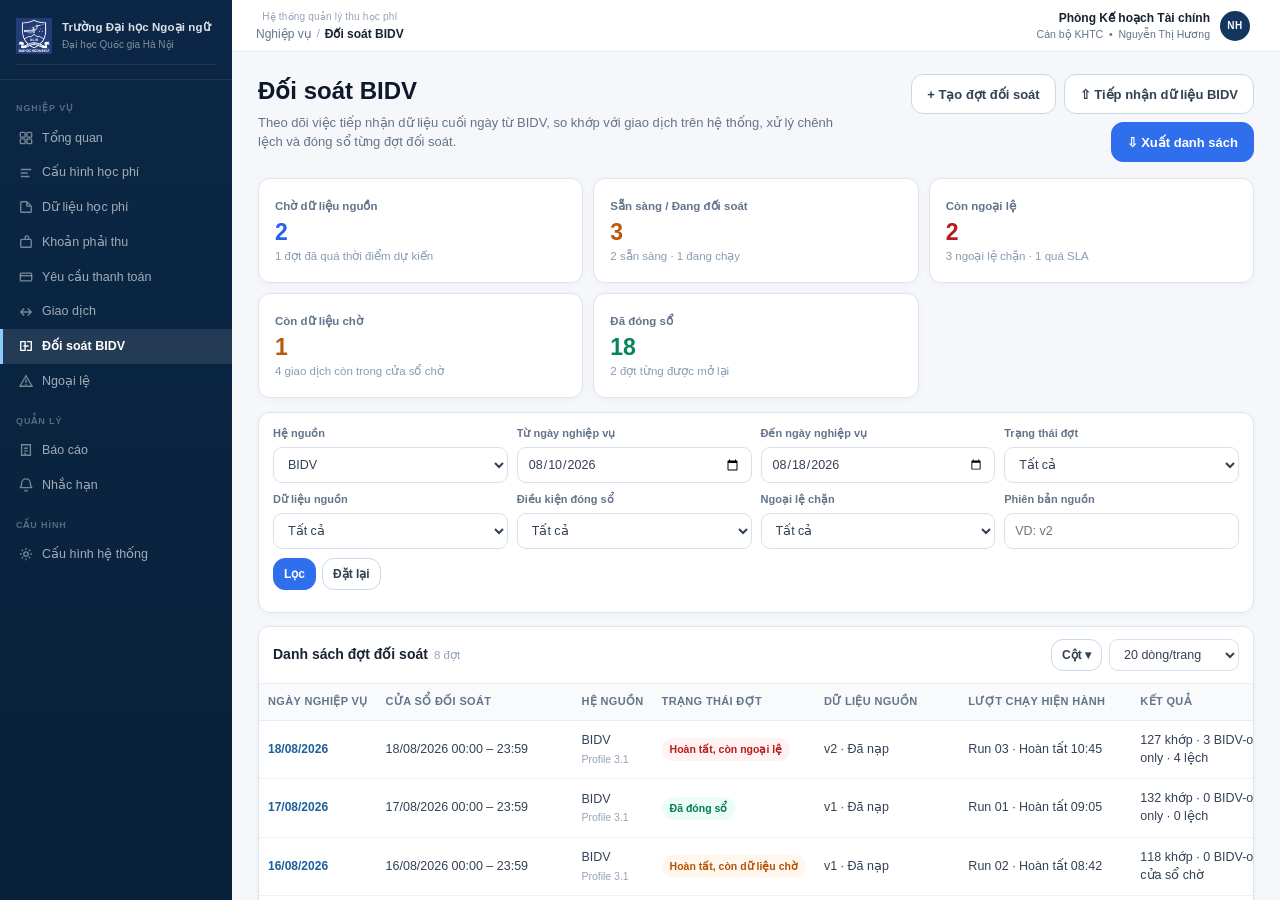
<file: pages/reconciliation.html>
<!DOCTYPE html>
<html lang="vi">
<head>
<meta charset="UTF-8"/>
<meta name="viewport" content="width=device-width, initial-scale=1.0"/>
<title>Đối soát BIDV — Hệ thống quản lý thu học phí ULIS</title>
<meta name="description" content="Hệ thống quản trị học phí nội bộ — Trường Đại học Ngoại ngữ, Đại học Quốc gia Hà Nội"/>
<link rel="stylesheet" href="../css/styles.css"/>
<style>
:root{--rc-blue:#2f6fed;--rc-navy:#123f69;--rc-text:#0f172a;--rc-muted:#64748b;--rc-border:#dbe5ef;--rc-green:#07845c;--rc-amber:#b85b08;--rc-red:#b91c1c;--rc-purple:#6d4ad8}
*{box-sizing:border-box}.hidden{display:none!important}.recon-page{font-size:13px;line-height:1.45;color:var(--rc-text)}.recon-header{display:flex;justify-content:space-between;gap:20px;align-items:flex-start;margin-bottom:16px}.recon-page h1{margin:0 0 5px;font-size:24px;font-weight:800}.recon-sub{color:var(--rc-muted);max-width:850px}.recon-actions{display:flex;gap:8px;flex-wrap:wrap;justify-content:flex-end}.recon-btn{height:40px;border:1px solid #cbd8e6;border-radius:12px;background:#fff;color:#334155;padding:0 15px;font-size:13px;font-weight:700;display:inline-flex;align-items:center;justify-content:center;gap:6px;cursor:pointer}.recon-btn:hover{background:#f8fafc}.recon-btn.primary{background:var(--rc-blue);border-color:var(--rc-blue);color:#fff}.recon-btn.sm{height:32px;padding:0 10px;font-size:12px}.recon-btn:disabled{opacity:.45;cursor:not-allowed}.recon-card{background:#fff;border:1px solid var(--rc-border);border-radius:12px;box-shadow:0 2px 9px rgba(15,23,42,.035)}
.recon-kpis{display:grid;grid-template-columns:repeat(5,1fr);gap:10px;margin-bottom:14px}.recon-kpi{text-align:left;border:1px solid var(--rc-border);border-radius:12px;background:#fff;padding:14px 16px;min-height:105px;cursor:pointer;box-shadow:0 2px 8px rgba(15,23,42,.03)}.recon-kpi:hover{border-color:#bfd0e1}.rk-label{font-size:11.5px;font-weight:750;color:#64748b}.rk-value{font-size:23px;font-weight:850;margin:6px 0 3px;color:#0f172a}.rk-value.blue{color:#2563eb}.rk-value.green{color:#07845c}.rk-value.amber{color:#b85b08}.rk-value.red{color:#b91c1c}.rk-sub{font-size:11.5px;color:#8a9cb2}
.batch-filter-card{padding:13px 14px;margin-bottom:13px}.batch-filter-grid{display:grid;grid-template-columns:1fr 1fr 1fr 1.15fr 1.1fr 1.1fr .9fr .9fr auto;gap:9px;align-items:end}.rfield label{display:block;font-size:11px;color:#64748b;font-weight:700;margin-bottom:5px}.rinput,.rselect,.rtextarea{width:100%;border:1px solid #d7e2ed;border-radius:9px;background:#fff;color:#334155;font-size:12.5px;font-family:inherit;outline:none}.rinput,.rselect{height:36px;padding:0 10px}.rtextarea{padding:9px 10px;resize:vertical}.rinput:focus,.rselect:focus,.rtextarea:focus{border-color:#93b8e7;box-shadow:0 0 0 3px #eaf2ff}.rfilter-actions{display:flex;gap:6px}.rfilter-chips{display:flex;gap:6px;flex-wrap:wrap;margin-top:9px}.rfilter-chip{display:inline-flex;gap:5px;align-items:center;border:1px solid #d7e3ef;background:#f8fbff;border-radius:999px;padding:4px 8px;font-size:10.5px;color:#475569}
.table-card{overflow:hidden}.table-toolbar{display:flex;align-items:center;justify-content:space-between;padding:12px 14px;border-bottom:1px solid #e8eef5;gap:12px}.table-title{font-size:14px;font-weight:800}.table-count{font-size:11.5px;color:#94a3b8;margin-left:6px}.table-tools{display:flex;gap:7px;align-items:center}.rselect.small{width:auto;min-width:130px;height:32px}.scroll-x{overflow:auto}.recon-table{width:100%;border-collapse:collapse}.recon-table th{position:sticky;top:0;background:#f8fafc;color:#64748b;font-size:11px;font-weight:800;text-align:left;padding:10px 9px;border-bottom:1px solid #e5edf5;white-space:nowrap;z-index:2}.recon-table td{font-size:12.5px;color:#334155;padding:11px 9px;border-bottom:1px solid #edf2f7;vertical-align:middle;line-height:1.42}.recon-table tbody tr:hover{background:#fbfdff}.batch-table{min-width:1900px}.source-table{min-width:1650px}.result-table{min-width:2900px}.exception-table{min-width:2200px}.evidence-table{min-width:2100px}.diff-table{min-width:2300px}.money{text-align:right!important;white-space:nowrap;font-weight:700}.code{font-family:ui-monospace,SFMono-Regular,Menlo,monospace;font-size:11.5px;color:#1d5f9c;white-space:nowrap}.cell-sub{display:block;color:#94a3b8;font-size:10.5px;margin-top:2px}.link,.link-btn{color:#1d5f9c;font-weight:700;cursor:pointer}.link-btn{border:0;background:transparent;padding:0;font-size:12px}.rbadge{display:inline-flex;align-items:center;border-radius:999px;padding:4px 8px;font-size:10.5px;font-weight:750;white-space:nowrap}.rbadge.green{background:#ecfdf5;color:#047857}.rbadge.amber{background:#fff7ed;color:#b45309}.rbadge.red{background:#fef2f2;color:#b91c1c}.rbadge.blue{background:#eff6ff;color:#1d4ed8}.rbadge.gray{background:#f1f5f9;color:#475569}.rbadge.purple{background:#f5f3ff;color:#6d28d9}.pagination{display:flex;align-items:center;justify-content:space-between;padding:11px 14px;font-size:11.5px;color:#64748b}.pager{display:flex;gap:5px}.page-btn{height:30px;min-width:30px;border:1px solid #dbe5ef;background:#fff;border-radius:7px}.page-btn.active{background:var(--rc-blue);border-color:var(--rc-blue);color:#fff}
.batch-detail-view{display:none}.batch-detail-view.active{display:block}.recon-list-view.hidden{display:none}.detail-back{border:0;background:transparent;color:#2563eb;font-weight:700;cursor:pointer;padding:0;margin-bottom:10px}.batch-detail-head{background:#fff;border:1px solid var(--rc-border);border-radius:12px;padding:15px 17px;margin-bottom:12px}.detail-head-main{display:flex;justify-content:space-between;gap:18px}.detail-eyebrow{font-size:10.5px;color:#94a3b8;font-weight:700;text-transform:uppercase}.detail-title{font-size:20px;font-weight:850;margin-top:2px}.detail-meta{font-size:11.5px;color:#64748b;margin-top:4px}.detail-actions{display:flex;gap:7px;flex-wrap:wrap;justify-content:flex-end}.batch-meta-grid{display:grid;grid-template-columns:repeat(7,1fr);gap:8px;margin-top:13px;padding-top:12px;border-top:1px solid #edf2f7}.batch-meta-grid span{display:block;font-size:10.5px;color:#94a3b8}.batch-meta-grid strong{display:block;font-size:11.5px;color:#334155;margin-top:2px;font-weight:700}
.recon-stepper{display:grid;grid-template-columns:repeat(7,1fr);gap:7px;margin-bottom:13px}.rs-step{position:relative;background:#fff;border:1px solid #e1e9f1;border-radius:10px;padding:10px 11px;min-height:83px}.rs-step span{font-size:10px;color:#94a3b8;font-weight:800}.rs-step b{display:block;font-size:11.5px;margin-top:4px}.rs-step small{display:block;font-size:10.5px;color:#94a3b8;margin-top:4px}.rs-step.done{border-color:#c8e8dc}.rs-step.done b{color:#047857}.rs-step.warning{border-color:#f4d39b}.rs-step.warning b{color:#b45309}.rs-step.blocked{border-color:#f3c6c6}.rs-step.blocked b{color:#b91c1c}.rs-step.waiting b{color:#64748b}
.detail-tabs{display:flex;gap:15px;border-bottom:1px solid #dce5ee;margin-bottom:13px;overflow:auto}.detail-tab{border:0;background:transparent;padding:10px 1px 9px;color:#64748b;font-weight:700;font-size:12.5px;cursor:pointer;border-bottom:2px solid transparent;white-space:nowrap}.detail-tab.active{color:#1f5f9d;border-color:#1f5f9d}.tab-count{display:inline-flex;min-width:18px;height:18px;align-items:center;justify-content:center;border-radius:999px;background:#edf3f8;color:#64748b;font-size:10px;margin-left:4px}.tab-count.danger{background:#fef2f2;color:#b91c1c}.detail-panel{display:none}.detail-panel.active{display:block}.detail-kpis{display:grid;gap:9px;margin-bottom:12px}.detail-kpis.six{grid-template-columns:repeat(6,1fr)}.detail-kpi{background:#fff;border:1px solid var(--rc-border);border-radius:11px;padding:13px 14px;min-height:106px}.dk-label{font-size:11px;color:#64748b;font-weight:750}.dk-value{font-size:22px;font-weight:850;margin:5px 0 3px}.dk-value.green{color:#07845c}.dk-value.blue{color:#2563eb}.dk-value.amber{color:#b85b08}.dk-value.red{color:#b91c1c}.dk-sub{font-size:10.8px;color:#8a9cb2;line-height:1.4}.classification-chips{display:flex;gap:6px;flex-wrap:wrap;margin-bottom:12px}.classification-chips button{border:1px solid #dce6f0;background:#fff;border-radius:999px;padding:6px 9px;color:#475569;font-size:10.8px;cursor:pointer}.classification-chips button:hover{background:#f8fbff}.overview-two-col{display:grid;grid-template-columns:1fr 1fr;gap:11px}.control-card,.close-card{padding:14px 15px}.section-title{font-size:14px;font-weight:800;margin-bottom:11px}.control-group{border-top:1px solid #edf2f7;padding-top:9px;margin-top:9px}.control-group:first-of-type{border-top:0;padding-top:0;margin-top:0}.control-group h3{font-size:11.5px;color:#64748b;margin:0 0 6px}.control-row{display:flex;justify-content:space-between;gap:10px;padding:5px 0;font-size:11.5px}.control-row.ok b,.ok-text{color:#047857}.bad-text{color:#b91c1c}.check-list{display:flex;flex-direction:column;gap:8px}.check-row{display:flex;gap:9px;border:1px solid #edf2f7;border-radius:9px;padding:8px 9px}.check-row>span{width:22px;height:22px;border-radius:50%;display:grid;place-items:center;font-weight:800;flex:0 0 auto}.check-row.pass>span{background:#ecfdf5;color:#047857}.check-row.fail>span{background:#fef2f2;color:#b91c1c}.check-row b{font-size:11.5px}.check-row small{display:block;font-size:10.5px;color:#94a3b8;margin-top:2px}.close-reason{margin-top:11px;border:1px solid #f3c6c6;background:#fff8f8;color:#991b1b;border-radius:9px;padding:9px 10px;font-size:11.5px}
.panel-head{display:flex;justify-content:space-between;gap:16px;align-items:center;margin-bottom:11px}.panel-head h2{font-size:16px;margin:0}.panel-head p{font-size:11.5px;color:#64748b;margin:3px 0 0}.validation-report{padding:14px 15px;margin-top:11px}.validation-grid{display:grid;grid-template-columns:repeat(4,1fr);gap:8px}.validation-grid>div{border:1px solid #edf2f7;border-radius:9px;padding:9px}.validation-grid span{display:block;font-size:10.5px;color:#94a3b8}.validation-grid b{display:block;margin-top:3px}.error-sample{margin-top:10px;border:1px solid #f3d39f;background:#fffaf3;border-radius:9px;padding:9px 10px;font-size:11.5px;color:#8a4b09}.result-filter{padding:12px 13px;margin-bottom:11px}.result-filter-grid{display:grid;grid-template-columns:1.1fr 1.7fr 1fr 1fr 1fr auto;gap:9px;align-items:end}.mini-kpis{display:grid;grid-template-columns:repeat(6,1fr);gap:9px;margin-bottom:11px}.mini-kpi{background:#fff;border:1px solid var(--rc-border);border-radius:10px;padding:11px 12px}.mini-kpi span{display:block;font-size:10.8px;color:#64748b;font-weight:700}.mini-kpi b{display:block;font-size:19px;margin-top:3px}.mini-kpi b.red{color:#b91c1c}.section-head{display:flex;justify-content:space-between;align-items:center;padding:12px 14px;border-bottom:1px solid #e8eef5}.top-gap{margin-top:11px}.business-note{border:1px solid #cfe0f5;background:#f8fbff;color:#405a75;border-radius:9px;padding:9px 10px;font-size:11.5px;margin-top:10px}.business-note.error{border-color:#f2c5c5;background:#fff8f8;color:#991b1b}.audit-card{padding:15px}.audit-timeline{border-left:2px solid #e2e8f0;margin-left:5px;padding-left:16px}.audit-item{position:relative;padding:0 0 14px}.audit-dot{position:absolute;left:-21px;top:4px;width:9px;height:9px;border-radius:50%;background:#3b82f6;border:2px solid #fff}.audit-item.warn .audit-dot{background:#f59e0b}.audit-item b{font-size:12.5px}.audit-item small{display:block;font-size:10.8px;color:#94a3b8;margin-top:2px}
.rmodal-overlay{position:fixed;inset:0;background:rgba(15,23,42,.38);z-index:1000;display:none;align-items:center;justify-content:center;padding:20px}.rmodal-overlay.open{display:flex}.rmodal{width:min(560px,100%);background:#fff;border-radius:14px;box-shadow:0 20px 60px rgba(15,23,42,.2);overflow:hidden}.rmodal.wide{width:min(760px,100%)}.rmodal-head{display:flex;justify-content:space-between;align-items:center;padding:15px 17px;border-bottom:1px solid #e8eef5}.rmodal-head h2{margin:0;font-size:17px}.rmodal-head button{border:0;background:#f1f5f9;width:30px;height:30px;border-radius:8px;font-size:18px;cursor:pointer}.rmodal-body{padding:16px 17px}.rmodal-foot{display:flex;justify-content:flex-end;gap:8px;padding:13px 17px;border-top:1px solid #e8eef5}.modal-grid{display:grid;grid-template-columns:1fr 1fr;gap:10px}.span2{grid-column:span 2}.date-pair{display:grid;grid-template-columns:1fr 1fr;gap:8px}.upload-zone{border:1.5px dashed #b9cbe0;background:#fbfdff;border-radius:11px;padding:26px;text-align:center;color:#475569}.upload-zone small{display:block;color:#94a3b8;margin-top:5px}
@media(max-width:1300px){.batch-filter-grid{grid-template-columns:repeat(4,1fr)}.batch-meta-grid{grid-template-columns:repeat(4,1fr)}.recon-kpis{grid-template-columns:repeat(3,1fr)}.detail-kpis.six{grid-template-columns:repeat(3,1fr)}}
@media(max-width:900px){.recon-header,.detail-head-main{flex-direction:column}.recon-kpis,.detail-kpis.six,.mini-kpis{grid-template-columns:repeat(2,1fr)}.overview-two-col{grid-template-columns:1fr}.batch-filter-grid,.result-filter-grid,.batch-meta-grid,.validation-grid{grid-template-columns:1fr 1fr}.recon-stepper{grid-template-columns:1fr}.modal-grid{grid-template-columns:1fr}.span2{grid-column:span 1}}
</style>
</head>

<body>
<div id="toast-container"></div>

<!-- ===================== SESSION EXPIRED MODAL ===================== -->
<div class="overlay" id="modal-session-expired">
  <div class="modal modal-sm">
    <div class="modal-hd">
      <h2>Phiên đăng nhập hết hạn</h2>
    </div>
    <div class="modal-body" style="text-align:center;padding:24px 18px;">
      <div class="confirm-icon" style="margin:0 auto 12px;background:var(--warn-bg);">
        <svg width="18" height="18" fill="none" viewBox="0 0 20 20" stroke="var(--warning)" stroke-width="1.8">
          <path d="M10 2L2 17h16L10 2zM10 8v4M10 14v1.5"/>
        </svg>
      </div>
      <div style="font-size:13px;font-weight:500;color:var(--text);margin-bottom:6px;">Phiên đăng nhập đã hết hạn</div>
      <div style="font-size:12px;color:var(--muted);margin-bottom:18px;">Vui lòng đăng nhập lại để tiếp tục sử dụng hệ thống.</div>
      <button class="btn btn-primary" onclick="location.href='../index.html'">Đăng nhập lại</button>
    </div>
  </div>
</div>

<!-- ===================== CONFIRM: ĐÓNG SỔ ĐỐI SOÁT ===================== -->
<div class="overlay" id="modal-confirm-close-recon">
  <div class="modal modal-sm">
    <div class="modal-hd">
      <h2>Xác nhận đóng sổ đối soát</h2>
      <button class="btn-x" onclick="closeModal('modal-confirm-close-recon')">
        <svg viewBox="0 0 20 20">
          <path d="M5 5l10 10M15 5L5 15"/>
        </svg>
      </button>
    </div>

    <div class="modal-body">
      <div style="font-size:12.5px;color:var(--text);margin-bottom:8px;">
        Xác nhận <strong>đóng sổ</strong> đối soát ngày 29/10/2025?
      </div>
      <div class="sys-error-bar">
        Còn 3 ngoại lệ chưa xử lý (Lệch/Mồ côi/Ghi khống) trong kết quả đối soát.
      </div>
      <div class="sys-warn-bar" style="margin-bottom:0;">
        Sau khi đóng sổ, kết quả đối soát sẽ được khóa, biên bản đối soát sẽ được sinh theo dữ liệu hiện tại.
      </div>
    </div>

    <div class="modal-ft">
      <button class="btn btn-secondary" onclick="closeModal('modal-confirm-close-recon')">Hủy</button>
      <button class="btn btn-primary" onclick="closeModal('modal-confirm-close-recon');showToast('Đã đóng sổ đối soát ngày 29/10/2025.','success')">
        Đóng sổ
      </button>
    </div>
  </div>
</div>

<div id="app">

  <!-- ===================== SIDEBAR ===================== -->
  <nav id="sidebar">
    <div class="sidebar-brand">
      <div style="display:flex;align-items:center;gap:10px;">
        <img src="../assets/ulis-logo.png" alt="ULIS" style="height:36px;object-fit:contain;flex-shrink:0;" onerror="this.style.display='none'"/>
        <div>
          <div class="brand-inst" style="font-size:11.5px;font-weight:600;">Trường Đại học Ngoại ngữ</div>
          <div class="brand-vnu">Đại học Quốc gia Hà Nội</div>
        </div>
      </div>
      <div class="brand-sep" style="margin:10px 0 0;"></div>
    </div>

    <div class="sidebar-nav">
      <div class="sidebar-group-label">Nghiệp vụ</div>

      <a class="nav-item" href="overview.html">
        <svg class="nav-icon" viewBox="0 0 16 16">
          <rect x="1.5" y="1.5" width="5.5" height="5.5" rx="1"/>
          <rect x="9" y="1.5" width="5.5" height="5.5" rx="1"/>
          <rect x="1.5" y="9" width="5.5" height="5.5" rx="1"/>
          <rect x="9" y="9" width="5.5" height="5.5" rx="1"/>
        </svg>
        Tổng quan
      </a>

      <a class="nav-item" href="tuition-config.html">
        <svg class="nav-icon" viewBox="0 0 16 16">
          <path d="M2 4h12M2 8h8M2 12h10"/>
        </svg>
        Cấu hình học phí
      </a>

      <a class="nav-item" href="student-tuition.html">
        <svg class="nav-icon" viewBox="0 0 16 16">
          <path d="M9 2H3a1 1 0 00-1 1v10a1 1 0 001 1h10a1 1 0 001-1V7M9 2l5 5M9 2v5h5"/>
        </svg>
        Dữ liệu học phí
      </a>

      <a class="nav-item" href="receivables.html">
        <svg class="nav-icon" viewBox="0 0 16 16">
          <path d="M13 5H3a1 1 0 00-1 1v7a1 1 0 001 1h10a1 1 0 001-1V6a1 1 0 00-1-1zM11 5V3a2 2 0 00-4 0v2"/>
        </svg>
        Khoản phải thu
      </a>

      <a class="nav-item" href="payment-requests.html">
        <svg class="nav-icon" viewBox="0 0 16 16">
          <rect x="1.5" y="3.5" width="13" height="9" rx="1"/>
          <path d="M1.5 6.5h13"/>
        </svg>
        Yêu cầu thanh toán
      </a>

      <a class="nav-item" href="transactions.html">
        <svg class="nav-icon" viewBox="0 0 16 16">
          <path d="M2 8h12M10 4l4 4-4 4M6 4L2 8l4 4"/>
        </svg>
        Giao dịch
      </a>

      <a class="nav-item active" href="reconciliation.html">
        <svg class="nav-icon" viewBox="0 0 16 16">
          <path d="M2 3h5v10H2zM9 3h5v10H9M5 8h6"/>
        </svg>
        Đối soát BIDV
      </a>

      <a class="nav-item" href="exceptions.html">
        <svg class="nav-icon" viewBox="0 0 16 16">
          <path d="M8 2L1 14h14L8 2zM8 6v4M8 11v1.5"/>
        </svg>
        Ngoại lệ
      </a>

      <div class="sidebar-group-label">Quản lý</div>

      <a class="nav-item" href="reports.html">
        <svg class="nav-icon" viewBox="0 0 16 16">
          <path d="M3 2h10v12H3zM6 6h4M6 9h4M6 12h2"/>
        </svg>
        Báo cáo
      </a>

      <a class="nav-item" href="reminders.html">
        <svg class="nav-icon" viewBox="0 0 16 16">
          <path d="M8 1a5 5 0 015 5c0 4 2 5 2 5H1s2-1 2-5a5 5 0 015-5zM6.5 13.5a1.5 1.5 0 003 0"/>
        </svg>
        Nhắc hạn
      </a>

      <div class="sidebar-group-label">Cấu hình</div>

      <a class="nav-item" href="system-config.html">
        <svg class="nav-icon" viewBox="0 0 16 16">
          <circle cx="8" cy="8" r="2.5"/>
          <path d="M8 1v2M8 13v2M1 8h2M13 8h2M3.2 3.2l1.4 1.4M11.4 11.4l1.4 1.4M3.2 12.8l1.4-1.4M11.4 4.6l1.4-1.4"/>
        </svg>
        Cấu hình hệ thống
      </a>
    </div>
  </nav>

  <!-- ===================== MAIN ===================== -->
  <div id="main">

    <!-- ===================== TOPBAR ===================== -->
    <header id="topbar">
      <div class="topbar-crumb" style="display:flex;flex-direction:column;gap:1px;">
        <div style="font-size:10px;font-weight:500;color:var(--muted-lt);letter-spacing:.2px;">Hệ thống quản lý thu học phí</div>
        <div style="display:flex;align-items:center;gap:5px;">
          <span class="crumb-root">Nghiệp vụ</span>
          <span class="crumb-sep"> / </span>
          <span class="crumb-page">Đối soát BIDV</span>
        </div>
      </div>

      <div class="topbar-user topbar-user-wrap">
        <div class="user-menu-trigger" id="userMenuTrigger" onclick="toggleUserMenu()">
          <div class="topbar-user-info">
            <div class="topbar-user-dept">Phòng Kế hoạch Tài chính</div>
            <div class="topbar-user-role">Cán bộ KHTC &nbsp;&bull;&nbsp; Nguyễn Thị Hương</div>
          </div>
          <div class="topbar-avatar">NH</div>
        </div>

        <div class="user-dropdown" id="userDropdown">
          <div class="user-dropdown-header">
            <div class="udh-name">Nguyễn Thị Hương</div>
            <div class="udh-role">Phòng KHTC — Cán bộ quản trị</div>
          </div>

          <div class="user-menu-item" onclick="closeUserMenu();showToast('Vui lòng liên hệ quản trị viên để được hỗ trợ.','info')">
            <svg width="13" height="13" fill="none" viewBox="0 0 16 16" stroke="currentColor" stroke-width="1.5">
              <circle cx="8" cy="5" r="3"/>
              <path d="M2 14c0-3.3 2.7-6 6-6s6 2.7 6 6"/>
            </svg>
            Thông tin tài khoản
          </div>

          <div class="user-menu-item" onclick="closeUserMenu();showToast('Vui lòng liên hệ quản trị viên để được hỗ trợ.','info')">
            <svg width="13" height="13" fill="none" viewBox="0 0 16 16" stroke="currentColor" stroke-width="1.5">
              <rect x="2" y="7" width="12" height="8" rx="1"/>
              <path d="M5 7V5a3 3 0 016 0v2"/>
            </svg>
            Đổi mật khẩu
          </div>

          <hr class="user-menu-sep"/>

          <div class="user-menu-item danger" onclick="location.href='../index.html'">
            <svg width="13" height="13" fill="none" viewBox="0 0 16 16" stroke="currentColor" stroke-width="1.5">
              <path d="M10 11l4-3-4-3M5 8h9M6 3H3a1 1 0 00-1 1v8a1 1 0 001 1h3"/>
            </svg>
            Đăng xuất
          </div>
        </div>
      </div>
    </header>


    <!-- ===================== CONTENT ===================== -->
    <div id="content">
      <div class="page-body recon-page">
        <div id="reconList" class="recon-list-view">
          <div class="recon-header">
            <div>
              <h1>Đối soát BIDV</h1>
              <div class="recon-sub">Theo dõi việc tiếp nhận dữ liệu cuối ngày từ BIDV, so khớp với giao dịch trên hệ thống, xử lý chênh lệch và đóng sổ từng đợt đối soát.</div>
            </div>
            <div class="recon-actions">
              <button class="recon-btn" onclick="openReconModal('modal-create-batch')">+ Tạo đợt đối soát</button>
              <button class="recon-btn" onclick="openReconModal('modal-upload-source')">⇧ Tiếp nhận dữ liệu BIDV</button>
              <button class="recon-btn primary" onclick="reconToast('Đang tạo tệp xuất theo bộ lọc hiện tại.','success')">⇩ Xuất danh sách</button>
            </div>
          </div>

          <div class="recon-kpis">
            <button class="recon-kpi" onclick="filterBatchQuick('WAITING_SOURCE')"><div class="rk-label">Chờ dữ liệu nguồn</div><div class="rk-value blue">2</div><div class="rk-sub">1 đợt đã quá thời điểm dự kiến</div></button>
            <button class="recon-kpi" onclick="filterBatchQuick('ACTIVE')"><div class="rk-label">Sẵn sàng / Đang đối soát</div><div class="rk-value amber">3</div><div class="rk-sub">2 sẵn sàng · 1 đang chạy</div></button>
            <button class="recon-kpi" onclick="filterBatchQuick('COMPLETED_WITH_EXCEPTIONS')"><div class="rk-label">Còn ngoại lệ</div><div class="rk-value red">2</div><div class="rk-sub">3 ngoại lệ chặn · 1 quá SLA</div></button>
            <button class="recon-kpi" onclick="filterBatchQuick('COMPLETED_WITH_PENDING')"><div class="rk-label">Còn dữ liệu chờ</div><div class="rk-value amber">1</div><div class="rk-sub">4 giao dịch còn trong cửa sổ chờ</div></button>
            <button class="recon-kpi" onclick="filterBatchQuick('CLOSED')"><div class="rk-label">Đã đóng sổ</div><div class="rk-value green">18</div><div class="rk-sub">2 đợt từng được mở lại</div></button>
          </div>

          <div class="recon-card batch-filter-card">
            <div class="batch-filter-grid">
              <div class="rfield"><label>Hệ nguồn</label><select id="bfSource" class="rselect"><option>BIDV</option></select></div>
              <div class="rfield"><label>Từ ngày nghiệp vụ</label><input id="bfFrom" class="rinput" type="date" value="2026-08-10"></div>
              <div class="rfield"><label>Đến ngày nghiệp vụ</label><input id="bfTo" class="rinput" type="date" value="2026-08-18"></div>
              <div class="rfield"><label>Trạng thái đợt</label><select id="bfStatus" class="rselect"><option value="">Tất cả</option><option>Chờ dữ liệu nguồn</option><option>Sẵn sàng đối soát</option><option>Đang đối soát</option><option>Đã hoàn tất</option><option>Hoàn tất, còn dữ liệu chờ</option><option>Hoàn tất, còn ngoại lệ</option><option>Đã đóng sổ</option><option>Đã mở lại</option><option>Lỗi xử lý</option></select></div>
              <div class="rfield"><label>Dữ liệu nguồn</label><select id="bfSourceStatus" class="rselect"><option value="">Tất cả</option><option>Chưa nhận</option><option>Đang kiểm tra</option><option>Hợp lệ</option><option>Không hợp lệ</option><option>Đã nạp</option></select></div>
              <div class="rfield"><label>Điều kiện đóng sổ</label><select id="bfClose" class="rselect"><option value="">Tất cả</option><option>Đủ điều kiện</option><option>Chưa đủ điều kiện</option><option>Đã đóng</option><option>Đã mở lại</option></select></div>
              <div class="rfield"><label>Ngoại lệ chặn</label><select id="bfBlocking" class="rselect"><option value="">Tất cả</option><option>Có</option><option>Không</option></select></div>
              <div class="rfield"><label>Phiên bản nguồn</label><input id="bfVersion" class="rinput" placeholder="VD: v2"></div>
              <div class="rfilter-actions"><button class="recon-btn primary sm" onclick="applyBatchFilters()">Lọc</button><button class="recon-btn sm" onclick="resetBatchFilters()">Đặt lại</button></div>
            </div>
            <div class="rfilter-chips" id="batchFilterChips"></div>
          </div>

          <div class="recon-card table-card">
            <div class="table-toolbar"><div><span class="table-title">Danh sách đợt đối soát</span><span class="table-count" id="batchCount">8 đợt</span></div><div class="table-tools"><button class="recon-btn sm" onclick="reconToast('Đã mở tùy chỉnh cột.','info')">Cột ▾</button><select class="rselect small"><option>20 dòng/trang</option><option>50 dòng/trang</option><option>100 dòng/trang</option></select></div></div>
            <div class="scroll-x"><table class="recon-table batch-table"><thead><tr><th>Ngày nghiệp vụ</th><th>Cửa sổ đối soát</th><th>Hệ nguồn</th><th>Trạng thái đợt</th><th>Dữ liệu nguồn</th><th>Lượt chạy hiện hành</th><th>Kết quả</th><th>Ngoại lệ</th><th>Tiến trình liên hệ thống</th><th>Điều kiện đóng sổ</th><th>Đóng / Mở lại</th><th>Thao tác</th></tr></thead><tbody id="batchBody"></tbody></table></div>
            <div class="pagination"><span>Hiển thị 1–8 / 8 đợt</span><div class="pager"><button class="page-btn active">1</button></div></div>
          </div>
        </div>

        <div id="batchDetail" class="batch-detail-view">
          <button class="detail-back" onclick="closeBatchDetail()">← Danh sách đợt đối soát</button>
          <div class="batch-detail-head">
            <div class="detail-head-main">
              <div><div class="detail-eyebrow">Đợt đối soát BIDV</div><div class="detail-title" id="batchDetailTitle">Ngày nghiệp vụ 18/08/2026</div><div class="detail-meta">Cửa sổ 18/08/2026 00:00 – 18/08/2026 23:59 · Batch BIDV-20260818 · Dữ liệu hiện hành v2</div></div>
              <div class="detail-actions"><button class="recon-btn" id="btnReceiveCorrection" onclick="openReconModal('modal-upload-source')">Tiếp nhận bản hiệu chỉnh</button><button class="recon-btn" id="btnNewRun" onclick="reconToast('Đã tạo lượt đối soát mới.','success')">Tạo lượt đối soát mới</button><button class="recon-btn" id="btnDiffFile" onclick="switchDetailTab('difference',document.querySelector('[data-dtab=difference]'))">Tạo file chênh lệch</button><button class="recon-btn primary" id="btnCloseBatch" disabled onclick="openReconModal('modal-close-batch')">Đóng sổ</button><button class="recon-btn hidden" id="btnReopenBatch" onclick="openReconModal('modal-reopen-batch')">Mở lại đợt</button></div>
            </div>
            <div class="batch-meta-grid"><div><span>Hệ nguồn</span><strong>BIDV · Thu hộ học phí</strong></div><div><span>Trạng thái</span><strong><span class="rbadge amber">Hoàn tất, còn ngoại lệ</span></strong></div><div><span>Lượt chạy hiện hành</span><strong>Run 03 · hoàn tất 10:45</strong></div><div><span>Thời điểm chụp hệ thống</span><strong>18/08/2026 23:30</strong></div><div><span>Dự kiến nhận nguồn</span><strong>19/08/2026 07:30</strong></div><div><span>Bao phủ nguồn</span><strong>Đủ dữ liệu ngày nghiệp vụ</strong></div><div><span>Cập nhật số liệu</span><strong>19/08/2026 10:48</strong></div></div>
          </div>

          <div class="recon-stepper">
            <div class="rs-step done"><span>01</span><b>Khởi tạo đợt</b><small>18/08 00:05</small></div><div class="rs-step done"><span>02</span><b>Tiếp nhận nguồn</b><small>19/08 07:42</small></div><div class="rs-step done"><span>03</span><b>Kiểm tra dữ liệu</b><small>19/08 07:44</small></div><div class="rs-step done"><span>04</span><b>Chạy đối soát</b><small>19/08 10:45</small></div><div class="rs-step warning"><span>05</span><b>Xử lý kết quả</b><small>Còn 3 ngoại lệ chặn</small></div><div class="rs-step waiting"><span>06</span><b>Gửi chênh lệch / bằng chứng</b><small>Chờ xử lý</small></div><div class="rs-step blocked"><span>07</span><b>Đóng sổ</b><small>Chưa đủ điều kiện</small></div>
          </div>

          <div class="detail-tabs">
            <button class="detail-tab active" data-dtab="overview" onclick="switchDetailTab('overview',this)">Tổng quan</button>
            <button class="detail-tab" data-dtab="source" onclick="switchDetailTab('source',this)">Dữ liệu nguồn BIDV</button>
            <button class="detail-tab" data-dtab="results" onclick="switchDetailTab('results',this)">Kết quả đối soát <span class="tab-count">9</span></button>
            <button class="detail-tab" data-dtab="exceptions" onclick="switchDetailTab('exceptions',this)">Ngoại lệ <span class="tab-count danger">3</span></button>
            <button class="detail-tab" data-dtab="evidence" onclick="switchDetailTab('evidence',this)">Backfill & bằng chứng <span class="tab-count">4</span></button>
            <button class="detail-tab" data-dtab="difference" onclick="switchDetailTab('difference',this)">File chênh lệch BIDV</button>
            <button class="detail-tab" data-dtab="audit" onclick="switchDetailTab('audit',this)">Lịch sử & kiểm toán</button>
          </div>

          <section id="dtab-overview" class="detail-panel active">
            <div class="detail-kpis six">
              <div class="detail-kpi"><div class="dk-label">Dữ liệu BIDV</div><div class="dk-value">138</div><div class="dk-sub">421.540.000 ₫ ghi Có · 2 dòng ghi Nợ/đảo · v2</div></div>
              <div class="detail-kpi"><div class="dk-label">Dữ liệu hệ thống</div><div class="dk-value">136</div><div class="dk-sub">418.600.000 ₫ · chụp lúc 18/08/2026 23:30</div></div>
              <div class="detail-kpi"><div class="dk-label">Khớp chính xác</div><div class="dk-value green">127</div><div class="dk-sub">397.640.000 ₫ · đã chứng minh cùng giao dịch</div></div>
              <div class="detail-kpi"><div class="dk-label">Chỉ có phía BIDV</div><div class="dk-value blue">3</div><div class="dk-sub">2 đủ điều kiện bổ sung · 1 bị chặn</div></div>
              <div class="detail-kpi"><div class="dk-label">Chỉ có phía hệ thống</div><div class="dk-value amber">4</div><div class="dk-sub">3 còn trong thời gian chờ · 1 đã xác nhận thiếu</div></div>
              <div class="detail-kpi"><div class="dk-label">Lệch / Cần xử lý</div><div class="dk-value red">4</div><div class="dk-sub">3 ngoại lệ chặn đóng sổ</div></div>
            </div>
            <div class="classification-chips"><button onclick="quickResult('Khớp chính xác')">Khớp chính xác <b>127</b></button><button onclick="quickResult('Có tại BIDV')">BIDV có, hệ thống chưa có <b>3</b></button><button onclick="quickResult('Còn trong thời gian chờ')">Hệ thống có, còn trong thời gian chờ <b>3</b></button><button onclick="quickResult('BIDV xác nhận không có')">Hệ thống có, BIDV xác nhận không có <b>1</b></button><button onclick="quickResult('Lệch số tiền')">Lệch số tiền <b>1</b></button><button>Ghi sổ chưa hoàn tất <b>1</b></button><button>Bút toán đảo sau ghi sổ <b>1</b></button><button>Xung đột dữ liệu <b>1</b></button></div>
            <div class="overview-two-col">
              <div class="recon-card control-card"><div class="section-title">Kiểm soát tổng nguồn</div><div class="control-group"><h3>Số lượng</h3><div class="control-row"><span>BIDV khai báo</span><b>141 dòng</b></div><div class="control-row"><span>Dòng hợp lệ duy nhất</span><b>138</b></div><div class="control-row"><span>Trùng bị bỏ qua</span><b>2</b></div><div class="control-row"><span>Dòng bị từ chối</span><b>1</b></div><div class="control-row ok"><span>Chênh lệch chưa giải thích</span><b>0</b></div></div><div class="control-group"><h3>Tiền ghi Có</h3><div class="control-row"><span>BIDV khai báo</span><b>421.540.000 ₫</b></div><div class="control-row"><span>Dòng hợp lệ</span><b>421.540.000 ₫</b></div><div class="control-row ok"><span>Chênh lệch chưa giải thích</span><b>0 ₫</b></div></div><div class="control-group"><h3>Tiền ghi Nợ / đảo</h3><div class="control-row"><span>BIDV khai báo</span><b>1.500.000 ₫</b></div><div class="control-row"><span>Dòng hợp lệ</span><b>1.500.000 ₫</b></div><div class="control-row ok"><span>Chênh lệch chưa giải thích</span><b>0 ₫</b></div></div></div>
              <div class="recon-card close-card"><div class="section-title">Điều kiện đóng sổ <span class="rbadge red">3 điều kiện chưa đạt</span></div><div class="check-list"><div class="check-row pass"><span>✓</span><div><b>Đã nhận đủ dữ liệu nguồn</b><small>Dữ liệu ngày 18/08/2026 đã được tiếp nhận</small></div></div><div class="check-row pass"><span>✓</span><div><b>Dữ liệu nguồn hợp lệ</b><small>Phiên bản v2 đã qua kiểm tra</small></div></div><div class="check-row pass"><span>✓</span><div><b>Chênh lệch tổng nguồn bằng 0</b><small>Số dòng và số tiền đã cân</small></div></div><div class="check-row fail"><span>!</span><div><b>Ngoại lệ chặn phải bằng 0</b><small>Còn 3 ngoại lệ chặn đóng sổ</small></div></div><div class="check-row fail"><span>!</span><div><b>Không còn bổ sung giao dịch đang xử lý</b><small>Còn 1 giao dịch đang bổ sung vào hệ thống</small></div></div><div class="check-row fail"><span>!</span><div><b>File chênh lệch bắt buộc đã hoàn tất gửi</b><small>Phiên bản 01 đang ở trạng thái Sẵn sàng</small></div></div><div class="check-row pass"><span>✓</span><div><b>Dữ liệu chờ được phép chuyển tiếp</b><small>3 giao dịch còn trong cửa sổ chờ được phép chuyển sang đợt sau</small></div></div></div><div class="close-reason">Chưa thể đóng sổ: còn ngoại lệ chặn, bổ sung giao dịch đang xử lý và file chênh lệch chưa hoàn tất.</div></div>
            </div>
          </section>

          <section id="dtab-source" class="detail-panel">
            <div class="panel-head"><div><h2>Dữ liệu nguồn BIDV</h2><p>Mỗi bản hiệu chỉnh được lưu thành một phiên bản mới; phiên bản cũ vẫn được giữ để đối chiếu lịch sử.</p></div><button class="recon-btn" onclick="openReconModal('modal-upload-source')">+ Tiếp nhận bản hiệu chỉnh</button></div>
            <div class="recon-card table-card"><div class="scroll-x"><table class="recon-table source-table"><thead><tr><th>Phiên bản</th><th>Tệp nguồn</th><th>Ngày nghiệp vụ</th><th>Thời điểm nhận</th><th>Hình thức nhận</th><th>Chuẩn dữ liệu</th><th>Mã kiểm tra toàn vẹn</th><th>Nguồn gốc</th><th>Trạng thái kiểm tra</th><th>Tổng khai báo</th><th>Kết quả đọc</th><th>Thao tác</th></tr></thead><tbody><tr><td><b>v2</b><span class="cell-sub">Hiện hành</span></td><td class="code">BIDV_EOD_20260818_R1.txt</td><td>18/08/2026</td><td>19/08/2026 07:42</td><td>Tải tệp</td><td>Profile 3.1 · 22+3 trường</td><td class="code">SHA256…8F21</td><td>Bản hiệu chỉnh của v1</td><td><span class="rbadge green">Đã nạp</span></td><td>141 dòng<span class="cell-sub">Có: 421,54 triệu · Nợ: 1,5 triệu</span></td><td>138 hợp lệ · 1 lỗi · 2 trùng</td><td><button class="link-btn">Xem báo cáo lỗi</button></td></tr><tr><td>v1</td><td class="code">BIDV_EOD_20260818.txt</td><td>18/08/2026</td><td>19/08/2026 07:31</td><td>Tải tệp</td><td>Profile 3.1 · 22+3 trường</td><td class="code">SHA256…1C04</td><td>Tệp đầu tiên</td><td><span class="rbadge amber">Không còn hiện hành</span></td><td>139 dòng<span class="cell-sub">Có: 420,04 triệu</span></td><td>136 hợp lệ · 1 lỗi · 2 trùng</td><td><button class="link-btn">Xem</button></td></tr></tbody></table></div></div>
            <div class="recon-card validation-report"><div class="section-title">Báo cáo kiểm tra phiên bản v2</div><div class="validation-grid"><div><span>22 trường chi tiết</span><b class="ok-text">Đạt</b></div><div><span>3 trường tổng cuối tệp</span><b class="ok-text">Đạt</b></div><div><span>Định dạng phân cách</span><b class="ok-text">Đạt</b></div><div><span>Mã hóa dữ liệu</span><b class="ok-text">Đạt</b></div><div><span>Dòng đã đọc</span><b>141</b></div><div><span>Dòng hợp lệ</span><b>138</b></div><div><span>Dòng bị từ chối</span><b class="bad-text">1</b></div><div><span>Dòng trùng</span><b>2</b></div></div><div class="error-sample"><b>Dòng 97:</b> Sai định dạng thời gian giao dịch. Dòng này không được đưa vào đối soát và đã được ghi trong báo cáo lỗi.</div></div>
          </section>

          <section id="dtab-results" class="detail-panel">
            <div class="recon-card result-filter"><div class="result-filter-grid"><div class="rfield"><label>Loại kết quả</label><select id="rfType" class="rselect"><option value="">Tất cả</option><option>Khớp chính xác</option><option>Có tại BIDV, chưa có trên hệ thống</option><option>Hệ thống có, còn trong thời gian chờ</option><option>Hệ thống có, BIDV xác nhận không có</option><option>Lệch số tiền</option><option>Ghi sổ chưa hoàn tất</option><option>Bút toán đảo sau ghi sổ</option><option>Xung đột dữ liệu</option></select></div><div class="rfield"><label>Tìm kiếm</label><input id="rfSearch" class="rinput" placeholder="Mã giao dịch, yêu cầu, Bill ID, mã SV"></div><div class="rfield"><label>Liên kết xuyên kênh</label><select class="rselect"><option>Tất cả</option><option>Đã chứng minh</option><option>Chưa chứng minh</option><option>Xung đột</option></select></div><div class="rfield"><label>Điều kiện bổ sung</label><select class="rselect"><option>Tất cả</option><option>Đủ điều kiện</option><option>Bị chặn</option></select></div><div class="rfield"><label>Ngoại lệ</label><select class="rselect"><option>Tất cả</option><option>Có hồ sơ mở</option><option>Không có</option></select></div><div class="rfilter-actions"><button class="recon-btn primary sm" onclick="filterResults()">Lọc</button><button class="recon-btn sm" onclick="resetResults()">Đặt lại</button></div></div></div>
            <div class="recon-card table-card"><div class="table-toolbar"><div><span class="table-title">Kết quả đối soát</span><span class="table-count" id="resultCount">9 dòng mẫu</span></div><div class="table-tools"><button class="recon-btn sm">Cột ▾</button><select class="rselect small"><option>20 dòng/trang</option><option>50 dòng/trang</option></select></div></div><div class="scroll-x"><table class="recon-table result-table"><thead><tr><th>Mã giao dịch BIDV</th><th>Mã giao dịch hệ thống</th><th>Sinh viên</th><th>Yêu cầu thanh toán</th><th>Khoản phải thu</th><th>Thời gian giao dịch</th><th>Kết quả BIDV</th><th>Kết quả hệ thống</th><th class="money">Số tiền BIDV</th><th class="money">Số tiền hệ thống</th><th class="money">Chênh lệch</th><th>Liên kết xuyên kênh</th><th>Kết quả đối soát</th><th>Bổ sung</th><th>Bằng chứng ngân hàng</th><th>Ngoại lệ</th><th>Hướng xử lý</th><th>Thao tác</th></tr></thead><tbody id="resultBody"></tbody></table></div></div>
          </section>

          <section id="dtab-exceptions" class="detail-panel">
            <div class="mini-kpis"><div class="mini-kpi"><span>Tổng hồ sơ mở</span><b>4</b></div><div class="mini-kpi"><span>Chặn đóng sổ</span><b class="red">3</b></div><div class="mini-kpi"><span>Quá SLA</span><b class="red">1</b></div><div class="mini-kpi"><span>Chưa phân công</span><b>1</b></div><div class="mini-kpi"><span>Chờ bên ngoài</span><b>1</b></div><div class="mini-kpi"><span>Chờ phê duyệt</span><b>1</b></div></div>
            <div class="recon-card table-card"><div class="table-toolbar"><div><span class="table-title">Ngoại lệ của đợt đối soát</span><span class="table-count">4 hồ sơ mở</span></div><button class="recon-btn sm" onclick="location.href='exceptions.html'">Mở màn Ngoại lệ</button></div><div class="scroll-x"><table class="recon-table exception-table"><thead><tr><th>Mã hồ sơ</th><th>Loại ngoại lệ</th><th>Mức độ</th><th>Giao dịch liên quan</th><th>Sinh viên / Yêu cầu</th><th class="money">Số tiền</th><th>Trạng thái</th><th>Người xử lý</th><th>Thời điểm mở</th><th>Hạn xử lý</th><th>Tuổi hồ sơ</th><th>Bằng chứng</th><th>Phương án</th><th>Người duyệt</th><th>Thao tác</th></tr></thead><tbody><tr><td class="link">EX-2026-0041</td><td>Lệch số tiền</td><td><span class="rbadge red">Cao</span></td><td class="code">FT26081800338</td><td>22040231 · PR-260818-0061</td><td class="money">8.700.000 ₫</td><td><span class="rbadge amber">Đang điều tra</span></td><td>Nguyễn Thị Hương</td><td>19/08 10:46</td><td>24/08</td><td>1 giờ</td><td>Đủ</td><td>Xác minh phần chênh lệch</td><td>—</td><td><button class="link-btn">Xem</button></td></tr><tr><td class="link">EX-2026-0038</td><td>Chưa xác định liên kết</td><td><span class="rbadge red">Cao</span></td><td class="code">FT26081700882</td><td>24031876 · Chưa có yêu cầu</td><td class="money">10.500.000 ₫</td><td><span class="rbadge amber">Chờ bên ngoài</span></td><td>Tinktalk / BIDV</td><td>18/08 09:12</td><td>23/08</td><td>1 ngày</td><td>Thiếu</td><td>Đối chiếu nội dung chuyển khoản</td><td>—</td><td><button class="link-btn">Xem</button></td></tr><tr><td class="link">REC-2026-0017</td><td>Hệ thống có, ngân hàng xác nhận thiếu</td><td><span class="rbadge amber">Trung bình</span></td><td class="code">TXN-260817-0126</td><td>23040218 · PR-260817-0126</td><td class="money">17.500.000 ₫</td><td><span class="rbadge purple">Chờ duyệt phương án</span></td><td>Phòng KHTC</td><td>18/08 08:05</td><td>22/08</td><td class="bad-text">Quá SLA</td><td>Mâu thuẫn</td><td>Yêu cầu BIDV xác nhận</td><td>Trần Thoan</td><td><button class="link-btn">Xem</button></td></tr></tbody></table></div></div>
          </section>

          <section id="dtab-evidence" class="detail-panel">
            <div class="panel-head"><div><h2>Bổ sung giao dịch và bằng chứng ngân hàng</h2><p>Chỉ các trường hợp đủ điều kiện mới được đưa vào luồng bổ sung; bằng chứng xác nhận chỉ được gửi khi liên kết giao dịch đã được chứng minh.</p></div></div>
            <div class="recon-card table-card"><div class="section-head"><div><span class="table-title">Bổ sung giao dịch vào hệ thống</span><span class="table-count">3 trường hợp</span></div></div><div class="scroll-x"><table class="recon-table evidence-table"><thead><tr><th>Kết quả đối soát</th><th>Mã giao dịch BIDV</th><th>Điều kiện bổ sung</th><th>Lý do bị chặn</th><th>Mã xử lý</th><th>Giao dịch hệ thống</th><th>Trạng thái</th><th>Số lần thử</th><th>Bước đang xử lý</th><th>Bước tiếp tục</th><th>Người xử lý</th><th>Lần thử gần nhất</th><th>Thao tác</th></tr></thead><tbody><tr><td>Có tại BIDV, chưa có trên hệ thống</td><td class="code">FT26081800991</td><td><span class="rbadge green">Đủ điều kiện</span></td><td>—</td><td class="code">BF-260819-004</td><td class="code">TXN-260819-0004</td><td><span class="rbadge amber">Đang xử lý</span></td><td>1</td><td>Phân bổ công nợ</td><td>Hoàn tất yêu cầu</td><td>Hệ thống</td><td>19/08 10:47</td><td><button class="link-btn">Xem</button></td></tr><tr><td>Có tại BIDV, chưa có trên hệ thống</td><td class="code">FT26081800992</td><td><span class="rbadge red">Bị chặn</span></td><td>Chưa chứng minh được liên kết yêu cầu</td><td>—</td><td>—</td><td><span class="rbadge gray">Chưa gửi</span></td><td>0</td><td>—</td><td>—</td><td>—</td><td>—</td><td><button class="link-btn">Chi tiết</button></td></tr></tbody></table></div></div>
            <div class="recon-card table-card top-gap"><div class="section-head"><div><span class="table-title">Bằng chứng xác nhận gửi sang hệ thống giao dịch</span><span class="table-count">4 bản ghi</span></div></div><div class="scroll-x"><table class="recon-table evidence-table"><thead><tr><th>Giao dịch / Kết quả</th><th>Loại bằng chứng</th><th>Trạng thái xác nhận đích</th><th>Dữ liệu nguồn</th><th>Liên kết giao dịch</th><th>Phiên bản bằng chứng</th><th>Trạng thái gửi</th><th>Tham chiếu hệ thống</th><th>Số lần thử</th><th>Lần gửi gần nhất</th><th>Lần thử tiếp theo</th><th>Xung đột</th></tr></thead><tbody><tr><td class="code">TXN-260818-0065</td><td>Dữ liệu cuối ngày xác nhận ghi Có</td><td><span class="rbadge green">Ngân hàng đã xác nhận</span></td><td>v2 · dòng 34</td><td><span class="rbadge green">Đã chứng minh</span></td><td>EV-2</td><td><span class="rbadge green">Đã nhận</span></td><td class="code">SET-260819-065</td><td>1</td><td>10:46</td><td>—</td><td>Không</td></tr><tr><td class="code">TXN-260817-0126</td><td>Không xuất hiện trong dữ liệu cuối ngày</td><td><span class="rbadge amber">Không xuất hiện cuối ngày</span></td><td>v2 · đối chiếu toàn tệp</td><td><span class="rbadge green">Đã chứng minh</span></td><td>EV-1</td><td><span class="rbadge amber">Đang chờ xử lý</span></td><td class="code">SET-260819-126</td><td>2</td><td>10:41</td><td>10:56</td><td>Có hồ sơ REC-2026-0017</td></tr></tbody></table></div></div>
          </section>

          <section id="dtab-difference" class="detail-panel">
            <div class="panel-head"><div><h2>File chênh lệch gửi BIDV</h2><p>File chênh lệch, xác nhận tiếp nhận kỹ thuật và bằng chứng xử lý thực tế được theo dõi riêng.</p></div><button class="recon-btn primary" onclick="reconToast('Đã tạo phiên bản file chênh lệch mới.','success')">+ Tạo phiên bản mới</button></div>
            <div class="recon-card table-card"><div class="scroll-x"><table class="recon-table diff-table"><thead><tr><th>Mã xuất</th><th>Phiên bản</th><th>Chuẩn file</th><th>Ngày nghiệp vụ</th><th>Loại file</th><th>Số dòng</th><th>Tổng kiểm soát</th><th>Mã chênh lệch</th><th>Hướng đề xuất</th><th>Người lập / duyệt</th><th>Trạng thái</th><th>Mã kiểm tra toàn vẹn</th><th>Số lần gửi</th><th>Xác nhận tiếp nhận</th><th>Tham chiếu BIDV</th><th>Thao tác</th></tr></thead><tbody><tr><td class="code">EXP-260819-002</td><td>02</td><td>Profile 3.1</td><td>18/08/2026</td><td>type=2</td><td>3</td><td>36.700.000 ₫</td><td>004 / 005</td><td>01 / 02</td><td>Nguyễn Hương / Trần Thoan</td><td><span class="rbadge blue">Sẵn sàng</span></td><td class="code">SHA256…F421</td><td>0</td><td>Chưa gửi</td><td>—</td><td><button class="link-btn">Xem</button></td></tr><tr><td class="code">EXP-260819-001</td><td>01</td><td>Profile 3.1</td><td>18/08/2026</td><td>type=2</td><td>2</td><td>19.200.000 ₫</td><td>004</td><td>01</td><td>Nguyễn Hương / Trần Thoan</td><td><span class="rbadge gray">Đã hủy trước gửi</span></td><td class="code">SHA256…012F</td><td>0</td><td>Không áp dụng</td><td>—</td><td><button class="link-btn">Xem</button></td></tr></tbody></table></div></div>
            <div class="business-note"><b>Lưu ý:</b> Xác nhận tiếp nhận chỉ cho biết BIDV đã nhận được file về mặt kỹ thuật; việc hoàn tiền hoặc truy thu chỉ được coi là hoàn tất khi có bằng chứng nghiệp vụ tương ứng.</div>
          </section>

          <section id="dtab-audit" class="detail-panel">
            <div class="recon-card audit-card"><div class="section-title">Lịch sử đợt đối soát</div><div class="audit-timeline"><div class="audit-item"><span class="audit-dot"></span><div><b>Tạo đợt đối soát tự động</b><small>18/08/2026 00:05 · Hệ thống · Ngày nghiệp vụ 18/08/2026</small></div></div><div class="audit-item"><span class="audit-dot"></span><div><b>Tiếp nhận dữ liệu BIDV phiên bản v1</b><small>19/08/2026 07:31 · Nguyễn Thị Hương</small></div></div><div class="audit-item"><span class="audit-dot"></span><div><b>Tiếp nhận bản hiệu chỉnh v2</b><small>19/08/2026 07:42 · Nguyễn Thị Hương · thay thế phiên bản v1</small></div></div><div class="audit-item"><span class="audit-dot"></span><div><b>Kiểm tra dữ liệu nguồn hoàn tất</b><small>19/08/2026 07:44 · 138 dòng hợp lệ, 1 dòng bị từ chối, 2 dòng trùng</small></div></div><div class="audit-item"><span class="audit-dot"></span><div><b>Chạy lượt đối soát 03</b><small>19/08/2026 10:42 – 10:45 · Snapshot hệ thống lúc 18/08/2026 23:30</small></div></div><div class="audit-item warn"><span class="audit-dot"></span><div><b>Phát sinh 3 ngoại lệ chặn đóng sổ</b><small>19/08/2026 10:46 · Đã tạo hoặc hợp nhất hồ sơ xử lý liên quan</small></div></div><div class="audit-item"><span class="audit-dot"></span><div><b>Tạo file chênh lệch phiên bản 02</b><small>19/08/2026 10:50 · Nguyễn Thị Hương · đang chờ gửi BIDV</small></div></div></div></div>
          </section>
        </div>
      </div>
    </div>
  </div>
</div>

<div class="rmodal-overlay" id="modal-create-batch"><div class="rmodal"><div class="rmodal-head"><h2>Tạo đợt đối soát</h2><button onclick="closeReconModal('modal-create-batch')">×</button></div><div class="rmodal-body"><div class="modal-grid"><div class="rfield"><label>Ngày nghiệp vụ</label><input class="rinput" type="date" value="2026-08-19"></div><div class="rfield"><label>Hệ nguồn</label><select class="rselect"><option>BIDV</option></select></div><div class="rfield span2"><label>Cửa sổ đối soát</label><div class="date-pair"><input class="rinput" type="datetime-local" value="2026-08-19T00:00"><input class="rinput" type="datetime-local" value="2026-08-19T23:59"></div></div></div><div class="business-note">Thông thường đợt đối soát được hệ thống tạo tự động theo lịch. Chỉ tạo thủ công khi có quyền và có lý do nghiệp vụ.</div></div><div class="rmodal-foot"><button class="recon-btn" onclick="closeReconModal('modal-create-batch')">Hủy</button><button class="recon-btn primary" onclick="closeReconModal('modal-create-batch');reconToast('Đã tạo đợt đối soát mới.','success')">Tạo đợt</button></div></div></div>
<div class="rmodal-overlay" id="modal-upload-source"><div class="rmodal wide"><div class="rmodal-head"><h2>Tiếp nhận dữ liệu BIDV</h2><button onclick="closeReconModal('modal-upload-source')">×</button></div><div class="rmodal-body"><div class="upload-zone">Kéo tệp dữ liệu BIDV vào đây hoặc <b>chọn tệp</b><small>Tệp mới hoặc bản hiệu chỉnh sẽ được lưu thành một phiên bản riêng.</small></div><div class="modal-grid top-gap"><div class="rfield"><label>Ngày nghiệp vụ</label><input class="rinput" type="date" value="2026-08-18"></div><div class="rfield"><label>Loại tiếp nhận</label><select class="rselect"><option>Bản hiệu chỉnh</option><option>Tệp đầu tiên</option></select></div><div class="rfield"><label>Phiên bản dự kiến</label><input class="rinput" value="v3" readonly></div><div class="rfield"><label>Ghi chú</label><input class="rinput" placeholder="Lý do tiếp nhận bản hiệu chỉnh"></div></div></div><div class="rmodal-foot"><button class="recon-btn" onclick="closeReconModal('modal-upload-source')">Hủy</button><button class="recon-btn primary" onclick="closeReconModal('modal-upload-source');reconToast('Đã tiếp nhận tệp và bắt đầu kiểm tra.','success')">Tiếp nhận và kiểm tra</button></div></div></div>
<div class="rmodal-overlay" id="modal-close-batch"><div class="rmodal"><div class="rmodal-head"><h2>Xác nhận đóng sổ</h2><button onclick="closeReconModal('modal-close-batch')">×</button></div><div class="rmodal-body"><p>Đợt đối soát chỉ được đóng khi toàn bộ điều kiện bắt buộc đã đạt.</p><div class="business-note error">Hiện còn 3 điều kiện chưa đạt nên thao tác đóng sổ đang bị khóa.</div></div><div class="rmodal-foot"><button class="recon-btn" onclick="closeReconModal('modal-close-batch')">Đóng</button></div></div></div>
<div class="rmodal-overlay" id="modal-reopen-batch"><div class="rmodal"><div class="rmodal-head"><h2>Mở lại đợt đối soát</h2><button onclick="closeReconModal('modal-reopen-batch')">×</button></div><div class="rmodal-body"><div class="rfield"><label>Lý do mở lại</label><textarea class="rtextarea" rows="4" placeholder="Nhập lý do và căn cứ mở lại đợt đối soát"></textarea></div><div class="business-note">Hệ thống giữ nguyên ảnh chụp đóng sổ cũ và tạo lượt đối soát mới sau khi mở lại.</div></div><div class="rmodal-foot"><button class="recon-btn" onclick="closeReconModal('modal-reopen-batch')">Hủy</button><button class="recon-btn primary" onclick="closeReconModal('modal-reopen-batch');reconToast('Đã mở lại đợt đối soát.','success')">Xác nhận mở lại</button></div></div></div>



<script>
const batchRows=[
 {date:'18/08/2026',window:'18/08/2026 00:00 – 23:59',source:'BIDV',status:'Hoàn tất, còn ngoại lệ',sourceData:'v2 · Đã nạp',run:'Run 03 · Hoàn tất 10:45',result:'127 khớp · 3 BIDV-only · 4 System-only · 4 lệch',exceptions:'4 tổng · 3 chặn · 1 quá SLA',downstream:'1 bổ sung đang xử lý · 1 file chênh lệch sẵn sàng',close:'Chưa đủ · 3 điều kiện',closed:'Chưa đóng · mở lại 0',key:'COMPLETED_WITH_EXCEPTIONS'},
 {date:'17/08/2026',window:'17/08/2026 00:00 – 23:59',source:'BIDV',status:'Đã đóng sổ',sourceData:'v1 · Đã nạp',run:'Run 01 · Hoàn tất 09:05',result:'132 khớp · 0 BIDV-only · 1 System-only · 0 lệch',exceptions:'0',downstream:'Hoàn tất',close:'Đã đạt',closed:'Đóng 18/08 10:12 · mở lại 0',key:'CLOSED'},
 {date:'16/08/2026',window:'16/08/2026 00:00 – 23:59',source:'BIDV',status:'Hoàn tất, còn dữ liệu chờ',sourceData:'v1 · Đã nạp',run:'Run 02 · Hoàn tất 08:42',result:'118 khớp · 0 BIDV-only · 4 còn trong cửa sổ chờ',exceptions:'0',downstream:'4 giao dịch chuyển tiếp đợt sau',close:'Đủ theo chính sách chờ',closed:'Chưa đóng · mở lại 0',key:'COMPLETED_WITH_PENDING'},
 {date:'15/08/2026',window:'15/08/2026 00:00 – 23:59',source:'BIDV',status:'Đang đối soát',sourceData:'v1 · Đã nạp',run:'Run 02 · Đang chạy từ 11:22',result:'Đang tính',exceptions:'—',downstream:'Đang xử lý',close:'Chưa đánh giá',closed:'Chưa đóng',key:'ACTIVE'},
 {date:'14/08/2026',window:'14/08/2026 00:00 – 23:59',source:'BIDV',status:'Sẵn sàng đối soát',sourceData:'v1 · Đã nạp',run:'Chưa chạy',result:'—',exceptions:'—',downstream:'—',close:'Chưa đánh giá',closed:'Chưa đóng',key:'ACTIVE'},
 {date:'13/08/2026',window:'13/08/2026 00:00 – 23:59',source:'BIDV',status:'Chờ dữ liệu nguồn',sourceData:'Chưa nhận',run:'—',result:'—',exceptions:'—',downstream:'—',close:'Chưa đủ',closed:'Chưa đóng',key:'WAITING_SOURCE'},
 {date:'03/09/2026',window:'31/08/2026 00:00 – 02/09/2026 23:59',source:'BIDV',status:'Chờ dữ liệu nguồn',sourceData:'Chưa nhận · quá dự kiến',run:'—',result:'—',exceptions:'—',downstream:'—',close:'Chưa đủ',closed:'Chưa đóng',key:'WAITING_SOURCE'},
 {date:'12/08/2026',window:'12/08/2026 00:00 – 23:59',source:'BIDV',status:'Đã mở lại',sourceData:'v2 · Đã nạp',run:'Run 02 · Sẵn sàng',result:'125 khớp · 1 lệch',exceptions:'1 chặn',downstream:'Chờ run mới',close:'Chưa đủ',closed:'Đã đóng 13/08 · mở lại 1',key:'REOPENED'}
];
const results=[
 {bank:'FT26081800341',sys:'TXN-260818-0065',student:'23040218 · Nguyễn Minh Anh',request:'PR-260818-0065 · BILL2608180065',rcv:'RCV-2026-00124 · Học phí HK1',time:'18/08 10:22',bankRes:'Đã quyết toán',sysRes:'Đã ghi sổ',bankAmt:17500000,sysAmt:17500000,identity:'Đã chứng minh',type:'Khớp chính xác',backfill:'Không áp dụng',evidence:'Đã nhận',exception:'—',action:'Không cần xử lý'},
 {bank:'FT26081800991',sys:'—',student:'24031876 · Lê Đức Huy',request:'PR-260818-0071 · BILL2608180071',rcv:'RCV-2026-00131 · Học phí HK1',time:'18/08 16:22',bankRes:'Đã quyết toán',sysRes:'Chưa có giao dịch',bankAmt:10500000,sysAmt:0,identity:'Đã chứng minh',type:'Có tại BIDV, chưa có trên hệ thống',backfill:'Đủ điều kiện · đang xử lý',evidence:'Chờ gửi',exception:'BF-260819-004',action:'Theo dõi bổ sung giao dịch'},
 {bank:'FT26081800992',sys:'—',student:'—',request:'—',rcv:'—',time:'18/08 17:05',bankRes:'Đã quyết toán',sysRes:'Chưa có giao dịch',bankAmt:1500000,sysAmt:0,identity:'Chưa chứng minh',type:'Có tại BIDV, chưa có trên hệ thống',backfill:'Bị chặn',evidence:'Chưa gửi',exception:'EX-2026-0038',action:'Xác minh liên kết trước khi bổ sung'},
 {bank:'—',sys:'TXN-260818-0063',student:'23011208 · Phạm Gia Bảo',request:'PR-260818-0063 · BILL2608180063',rcv:'RCV-2026-00126 · Học phí HK1',time:'18/08 09:15',bankRes:'Chưa có bằng chứng cuối ngày',sysRes:'Đã ghi sổ',bankAmt:0,sysAmt:8450000,identity:'Đã chứng minh',type:'Hệ thống có, còn trong thời gian chờ',backfill:'Không áp dụng',evidence:'Chờ kỳ dữ liệu tiếp theo',exception:'—',action:'Tiếp tục theo dõi'},
 {bank:'—',sys:'TXN-260817-0126',student:'23040218 · Nguyễn Minh Anh',request:'PR-260817-0126 · BILL2608170126',rcv:'RCV-2026-00129 · Học phí HK1',time:'17/08 15:42',bankRes:'Xác nhận không có',sysRes:'Đã ghi sổ',bankAmt:0,sysAmt:17500000,identity:'Đã chứng minh',type:'Hệ thống có, BIDV xác nhận không có',backfill:'Không áp dụng',evidence:'Đã gửi',exception:'REC-2026-0017',action:'Chờ BIDV xác minh'},
 {bank:'FT26081800338',sys:'TXN-260818-0061',student:'22040231 · Trần Minh Anh',request:'PR-260818-0061 · BILL2608180061',rcv:'RCV-2026-00128 · Học phí HK1',time:'18/08 08:14',bankRes:'Đã quyết toán',sysRes:'Ngoại lệ',bankAmt:8700000,sysAmt:8450000,identity:'Đã chứng minh',type:'Lệch số tiền',backfill:'Không áp dụng',evidence:'Đã nhận',exception:'EX-2026-0041',action:'Xác minh phần chênh lệch 250.000 ₫'},
 {bank:'FT26081800401',sys:'TXN-260818-0064',student:'22041542 · Nguyễn Thị Ánh Tuyết',request:'PR-260818-0064 · BILL2608180064',rcv:'RCV-2026-00125 · Học phí HK1',time:'18/08 09:41',bankRes:'Đã quyết toán',sysRes:'Đang ghi sổ',bankAmt:19000000,sysAmt:19000000,identity:'Đã chứng minh',type:'Ghi sổ chưa hoàn tất',backfill:'Không áp dụng',evidence:'Đã nhận',exception:'CASE-2026-0041',action:'Kiểm tra và tiếp tục từ bước phân bổ'},
 {bank:'FT26081800418',sys:'TXN-260818-0058',student:'25010782 · Đỗ Khánh Linh',request:'PR-260818-0058 · BILL2608180058',rcv:'RCV-2026-00133 · Chương trình BRT',time:'18/08 08:04',bankRes:'Đã có bút toán đảo',sysRes:'Đã ghi sổ',bankAmt:-25000000,sysAmt:25000000,identity:'Đã chứng minh',type:'Bút toán đảo sau ghi sổ',backfill:'Không áp dụng',evidence:'Đã nhận',exception:'EX-2026-0044',action:'Xử lý theo quy trình bút toán đảo'},
 {bank:'FT26081800502',sys:'TXN-260818-0052',student:'24051243 · Trần Thu Hà',request:'PR-260818-0052 · BILL2608180052',rcv:'RCV-2026-00135 · Học phí HK1',time:'18/08 07:35',bankRes:'Đã quyết toán',sysRes:'Đã ghi sổ',bankAmt:17500000,sysAmt:17500000,identity:'Xung đột',type:'Xung đột dữ liệu',backfill:'Bị chặn',evidence:'Xung đột',exception:'EX-2026-0045',action:'Kiểm tra dữ liệu nguồn và liên kết'}
];
function money(v){if(v===0)return '0 ₫';return new Intl.NumberFormat('vi-VN').format(v)+' ₫'}
function statusClass(s){if(['Đã đóng sổ','Đã nạp','Khớp chính xác','Đã chứng minh','Đã nhận','Đủ điều kiện','Đã đạt'].some(x=>s.includes(x)))return'green';if(['Hoàn tất, còn ngoại lệ','Chưa đủ','Bị chặn','Ngoại lệ','Xung đột'].some(x=>s.includes(x)))return'red';if(['Đang','Sẵn sàng','còn dữ liệu chờ','Chờ'].some(x=>s.includes(x)))return'amber';if(['Đã mở lại'].some(x=>s.includes(x)))return'purple';return'blue'}
function renderBatches(list=batchRows){document.getElementById('batchBody').innerHTML=list.map(r=>`<tr><td><button class="link-btn" onclick="openBatchDetail('${r.date}')"><b>${r.date}</b></button></td><td>${r.window}</td><td>${r.source}<span class="cell-sub">Profile 3.1</span></td><td><span class="rbadge ${statusClass(r.status)}">${r.status}</span></td><td>${r.sourceData}</td><td>${r.run}</td><td>${r.result}</td><td>${r.exceptions}</td><td>${r.downstream}</td><td><span class="rbadge ${statusClass(r.close)}">${r.close}</span></td><td>${r.closed}</td><td><button class="recon-btn sm" onclick="openBatchDetail('${r.date}')">Xem chi tiết</button></td></tr>`).join('');document.getElementById('batchCount').textContent=list.length+' đợt'}
function filterBatchQuick(key){if(key==='ACTIVE')renderBatches(batchRows.filter(x=>x.key==='ACTIVE'));else renderBatches(batchRows.filter(x=>x.key===key))}
function applyBatchFilters(){const s=document.getElementById('bfStatus').value;const ss=document.getElementById('bfSourceStatus').value;const c=document.getElementById('bfClose').value;const b=document.getElementById('bfBlocking').value;let list=batchRows.filter(r=>(!s||r.status===s)&&(!ss||r.sourceData.includes(ss))&&(!c||r.close.includes(c==='Đã đóng'?'Đã đạt':c))&&(!b||(b==='Có'?r.exceptions.includes('chặn'):!r.exceptions.includes('chặn'))));renderBatches(list);const chips=[];if(s)chips.push('Trạng thái: '+s);if(ss)chips.push('Dữ liệu: '+ss);if(c)chips.push('Đóng sổ: '+c);if(b)chips.push('Ngoại lệ chặn: '+b);document.getElementById('batchFilterChips').innerHTML=chips.map(x=>`<span class="rfilter-chip">${x} ×</span>`).join('')}
function resetBatchFilters(){['bfStatus','bfSourceStatus','bfClose','bfBlocking','bfVersion'].forEach(id=>document.getElementById(id).value='');renderBatches();document.getElementById('batchFilterChips').innerHTML=''}
function openBatchDetail(date){document.getElementById('reconList').classList.add('hidden');document.getElementById('batchDetail').classList.add('active');document.getElementById('batchDetailTitle').textContent='Ngày nghiệp vụ '+date;window.scrollTo({top:0,behavior:'smooth'})}
function closeBatchDetail(){document.getElementById('batchDetail').classList.remove('active');document.getElementById('reconList').classList.remove('hidden');window.scrollTo({top:0,behavior:'smooth'})}
function switchDetailTab(name,btn){document.querySelectorAll('.detail-panel').forEach(x=>x.classList.remove('active'));document.querySelectorAll('.detail-tab').forEach(x=>x.classList.remove('active'));document.getElementById('dtab-'+name).classList.add('active');btn.classList.add('active')}
function renderResults(list=results){document.getElementById('resultBody').innerHTML=list.map(r=>`<tr><td class="code">${r.bank}</td><td class="code">${r.sys}</td><td>${r.student}</td><td>${r.request}</td><td>${r.rcv}</td><td>${r.time}</td><td>${r.bankRes}</td><td>${r.sysRes}</td><td class="money">${money(r.bankAmt)}</td><td class="money">${money(r.sysAmt)}</td><td class="money ${r.bankAmt-r.sysAmt!==0?'bad-text':''}">${money(r.bankAmt-r.sysAmt)}</td><td><span class="rbadge ${statusClass(r.identity)}">${r.identity}</span></td><td><span class="rbadge ${statusClass(r.type)}">${r.type}</span></td><td>${r.backfill}</td><td>${r.evidence}</td><td>${r.exception}</td><td>${r.action}</td><td><button class="link-btn">Chi tiết</button></td></tr>`).join('');document.getElementById('resultCount').textContent=list.length+' dòng mẫu'}
function filterResults(){const q=document.getElementById('rfSearch').value.trim().toLowerCase();const t=document.getElementById('rfType').value;renderResults(results.filter(r=>(!q||Object.values(r).join(' ').toLowerCase().includes(q))&&(!t||r.type===t)))}
function resetResults(){document.getElementById('rfSearch').value='';document.getElementById('rfType').value='';renderResults()}
function quickResult(type){switchDetailTab('results',document.querySelector('[data-dtab=results]'));document.getElementById('rfType').value=type;filterResults()}
function openReconModal(id){document.getElementById(id).classList.add('open')}
function closeReconModal(id){document.getElementById(id).classList.remove('open')}
function reconToast(msg,type='info'){if(typeof showToast==='function')showToast(msg,type);else alert(msg)}
renderBatches();renderResults();
</script>
<script src="../js/common.js"></script>
</body></html>
</file>
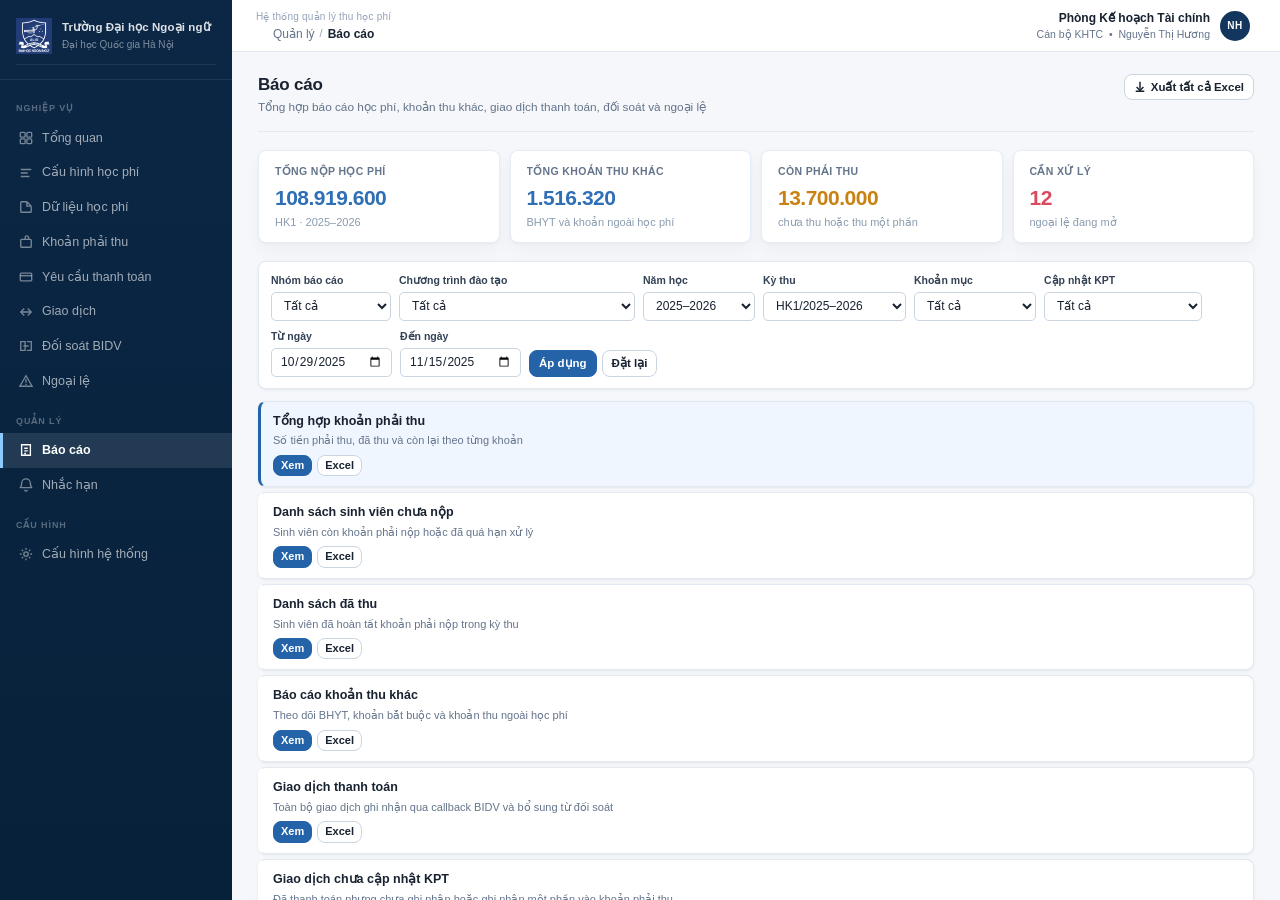
<file: pages/reports.html>
<!DOCTYPE html>
<html lang="vi">
<head>
<meta charset="UTF-8"/>
<meta name="viewport" content="width=device-width, initial-scale=1.0"/>
<title>Báo cáo — Hệ thống quản lý thu học phí ULIS</title>
<meta name="description" content="Hệ thống quản trị học phí nội bộ — Trường Đại học Ngoại ngữ, Đại học Quốc gia Hà Nội"/>
<link rel="stylesheet" href="../css/styles.css"/>
</head>

<body>
<div id="toast-container"></div>

<!-- ===================== SESSION EXPIRED MODAL ===================== -->
<div class="overlay" id="modal-session-expired">
  <div class="modal modal-sm">
    <div class="modal-hd">
      <h2>Phiên đăng nhập hết hạn</h2>
    </div>
    <div class="modal-body" style="text-align:center;padding:24px 18px;">
      <div class="confirm-icon" style="margin:0 auto 12px;background:var(--warn-bg);">
        <svg width="18" height="18" fill="none" viewBox="0 0 20 20" stroke="var(--warning)" stroke-width="1.8">
          <path d="M10 2L2 17h16L10 2zM10 8v4M10 14v1.5"/>
        </svg>
      </div>
      <div style="font-size:13px;font-weight:500;color:var(--text);margin-bottom:6px;">Phiên đăng nhập đã hết hạn</div>
      <div style="font-size:12px;color:var(--muted);margin-bottom:18px;">Vui lòng đăng nhập lại để tiếp tục sử dụng hệ thống.</div>
      <button class="btn btn-primary" onclick="location.href='../index.html'">Đăng nhập lại</button>
    </div>
  </div>
</div>

<div id="app">

  <!-- ===================== SIDEBAR ===================== -->
  <nav id="sidebar">
    <div class="sidebar-brand">
      <div style="display:flex;align-items:center;gap:10px;">
        <img src="../assets/ulis-logo.png" alt="ULIS" style="height:36px;object-fit:contain;flex-shrink:0;" onerror="this.style.display='none'"/>
        <div>
          <div class="brand-inst" style="font-size:11.5px;font-weight:600;">Trường Đại học Ngoại ngữ</div>
          <div class="brand-vnu">Đại học Quốc gia Hà Nội</div>
        </div>
      </div>
      <div class="brand-sep" style="margin:10px 0 0;"></div>
    </div>

    <div class="sidebar-nav">
      <div class="sidebar-group-label">Nghiệp vụ</div>

      <a class="nav-item" href="overview.html">
        <svg class="nav-icon" viewBox="0 0 16 16">
          <rect x="1.5" y="1.5" width="5.5" height="5.5" rx="1"/>
          <rect x="9" y="1.5" width="5.5" height="5.5" rx="1"/>
          <rect x="1.5" y="9" width="5.5" height="5.5" rx="1"/>
          <rect x="9" y="9" width="5.5" height="5.5" rx="1"/>
        </svg>
        Tổng quan
      </a>

      <a class="nav-item" href="tuition-config.html">
        <svg class="nav-icon" viewBox="0 0 16 16">
          <path d="M2 4h12M2 8h8M2 12h10"/>
        </svg>
        Cấu hình học phí
      </a>

      <a class="nav-item" href="student-tuition.html">
        <svg class="nav-icon" viewBox="0 0 16 16">
          <path d="M9 2H3a1 1 0 00-1 1v10a1 1 0 001 1h10a1 1 0 001-1V7M9 2l5 5M9 2v5h5"/>
        </svg>
        Dữ liệu học phí
      </a>

      <a class="nav-item" href="receivables.html">
        <svg class="nav-icon" viewBox="0 0 16 16">
          <path d="M13 5H3a1 1 0 00-1 1v7a1 1 0 001 1h10a1 1 0 001-1V6a1 1 0 00-1-1zM11 5V3a2 2 0 00-4 0v2"/>
        </svg>
        Khoản phải thu
      </a>

      <a class="nav-item" href="payment-requests.html">
        <svg class="nav-icon" viewBox="0 0 16 16">
          <rect x="1.5" y="3.5" width="13" height="9" rx="1"/>
          <path d="M1.5 6.5h13"/>
        </svg>
        Yêu cầu thanh toán
      </a>

      <a class="nav-item" href="transactions.html">
        <svg class="nav-icon" viewBox="0 0 16 16">
          <path d="M2 8h12M10 4l4 4-4 4M6 4L2 8l4 4"/>
        </svg>
        Giao dịch
      </a>

      <a class="nav-item" href="reconciliation.html">
        <svg class="nav-icon" viewBox="0 0 16 16">
          <path d="M2 3h5v10H2zM9 3h5v10H9M5 8h6"/>
        </svg>
        Đối soát BIDV
      </a>

      <a class="nav-item" href="exceptions.html">
        <svg class="nav-icon" viewBox="0 0 16 16">
          <path d="M8 2L1 14h14L8 2zM8 6v4M8 11v1.5"/>
        </svg>
        Ngoại lệ
      </a>

      <div class="sidebar-group-label">Quản lý</div>

      <a class="nav-item active" href="reports.html">
        <svg class="nav-icon" viewBox="0 0 16 16">
          <path d="M3 2h10v12H3zM6 6h4M6 9h4M6 12h2"/>
        </svg>
        Báo cáo
      </a>

      <a class="nav-item" href="reminders.html">
        <svg class="nav-icon" viewBox="0 0 16 16">
          <path d="M8 1a5 5 0 015 5c0 4 2 5 2 5H1s2-1 2-5a5 5 0 015-5zM6.5 13.5a1.5 1.5 0 003 0"/>
        </svg>
        Nhắc hạn
      </a>

      <div class="sidebar-group-label">Cấu hình</div>

      <a class="nav-item" href="system-config.html">
        <svg class="nav-icon" viewBox="0 0 16 16">
          <circle cx="8" cy="8" r="2.5"/>
          <path d="M8 1v2M8 13v2M1 8h2M13 8h2M3.2 3.2l1.4 1.4M11.4 11.4l1.4 1.4M3.2 12.8l1.4-1.4M11.4 4.6l1.4-1.4"/>
        </svg>
        Cấu hình hệ thống
      </a>
    </div>
  </nav>

  <!-- ===================== MAIN ===================== -->
  <div id="main">

    <!-- ===================== TOPBAR ===================== -->
    <header id="topbar">
      <div class="topbar-crumb" style="display:flex;flex-direction:column;gap:1px;">
        <div style="font-size:10px;font-weight:500;color:var(--muted-lt);letter-spacing:.2px;">Hệ thống quản lý thu học phí</div>
        <div style="display:flex;align-items:center;gap:5px;">
          <span class="crumb-root">Quản lý</span>
          <span class="crumb-sep"> / </span>
          <span class="crumb-page">Báo cáo</span>
        </div>
      </div>

      <div class="topbar-user topbar-user-wrap">
        <div class="user-menu-trigger" id="userMenuTrigger" onclick="toggleUserMenu()">
          <div class="topbar-user-info">
            <div class="topbar-user-dept">Phòng Kế hoạch Tài chính</div>
            <div class="topbar-user-role">Cán bộ KHTC &nbsp;&bull;&nbsp; Nguyễn Thị Hương</div>
          </div>
          <div class="topbar-avatar">NH</div>
        </div>

        <div class="user-dropdown" id="userDropdown">
          <div class="user-dropdown-header">
            <div class="udh-name">Nguyễn Thị Hương</div>
            <div class="udh-role">Phòng KHTC — Cán bộ quản trị</div>
          </div>

          <div class="user-menu-item" onclick="closeUserMenu();showToast('Vui lòng liên hệ quản trị viên để được hỗ trợ.','info')">
            <svg width="13" height="13" fill="none" viewBox="0 0 16 16" stroke="currentColor" stroke-width="1.5">
              <circle cx="8" cy="5" r="3"/>
              <path d="M2 14c0-3.3 2.7-6 6-6s6 2.7 6 6"/>
            </svg>
            Thông tin tài khoản
          </div>

          <div class="user-menu-item" onclick="closeUserMenu();showToast('Vui lòng liên hệ quản trị viên để được hỗ trợ.','info')">
            <svg width="13" height="13" fill="none" viewBox="0 0 16 16" stroke="currentColor" stroke-width="1.5">
              <rect x="2" y="7" width="12" height="8" rx="1"/>
              <path d="M5 7V5a3 3 0 016 0v2"/>
            </svg>
            Đổi mật khẩu
          </div>

          <hr class="user-menu-sep"/>

          <div class="user-menu-item danger" onclick="location.href='../index.html'">
            <svg width="13" height="13" fill="none" viewBox="0 0 16 16" stroke="currentColor" stroke-width="1.5">
              <path d="M10 11l4-3-4-3M5 8h9M6 3H3a1 1 0 00-1 1v8a1 1 0 001 1h3"/>
            </svg>
            Đăng xuất
          </div>
        </div>
      </div>
    </header>

    <!-- ===================== CONTENT ===================== -->
    <div id="content">
      <div class="page-body">

        <!-- PAGE HEADER -->
        <div class="page-header">
          <div>
            <h1>Báo cáo</h1>
            <div class="page-header-sub">Tổng hợp báo cáo học phí, khoản thu khác, giao dịch thanh toán, đối soát và ngoại lệ</div>
          </div>

          <div class="page-header-actions">
            <button class="btn btn-secondary btn-sm" onclick="showToast('Đã xuất toàn bộ báo cáo Excel.','success')">
              <svg viewBox="0 0 14 14">
                <path d="M7 9V1M3 7l4 4 4-4M2 12h10"/>
              </svg>
              Xuất tất cả Excel
            </button>
          </div>
        </div>

        <!-- SUMMARY CARDS -->
        <div class="stat-row">
          <div class="stat-card">
            <div class="stat-card-label">Tổng nộp học phí</div>
            <div class="stat-card-value">108.919.600</div>
            <div class="stat-card-sub">HK1 · 2025–2026</div>
          </div>

          <div class="stat-card">
            <div class="stat-card-label">Tổng khoản thu khác</div>
            <div class="stat-card-value c-primary">1.516.320</div>
            <div class="stat-card-sub">BHYT và khoản ngoài học phí</div>
          </div>

          <div class="stat-card">
            <div class="stat-card-label">Còn phải thu</div>
            <div class="stat-card-value c-warning">13.700.000</div>
            <div class="stat-card-sub">chưa thu hoặc thu một phần</div>
          </div>

          <div class="stat-card">
            <div class="stat-card-label">Cần xử lý</div>
            <div class="stat-card-value c-error">12</div>
            <div class="stat-card-sub">ngoại lệ đang mở</div>
          </div>
        </div>

        <!-- FILTER BAR -->
        <div class="filter-bar">
          <div class="filter-field">
            <label>Nhóm báo cáo</label>
            <select>
              <option>Tất cả</option>
              <option>Khoản phải thu</option>
              <option>Giao dịch</option>
              <option>Đối soát</option>
              <option>Ngoại lệ</option>
              <option>Nhắc hạn</option>
            </select>
          </div>

          <div class="filter-field">
            <label>Chương trình đào tạo</label>
            <select>
              <option>Tất cả</option>
              <option>Ngôn ngữ Anh</option>
              <option>Ngôn ngữ Pháp</option>
              <option>Ngôn ngữ Đức</option>
              <option>Ngôn ngữ Trung Quốc</option>
              <option>Ngôn ngữ Nhật Bản</option>
              <option>Ngôn ngữ Hàn Quốc</option>
              <option>Ngôn ngữ Nga</option>
              <option>Chương trình BRT — Làn Xanh</option>
              <option>Đào tạo đại học chương trình thứ hai</option>
            </select>
          </div>

          <div class="filter-field">
            <label>Năm học</label>
            <select>
              <option selected>2025–2026</option>
              <option>2024–2025</option>
              <option>2023–2024</option>
            </select>
          </div>

          <div class="filter-field">
            <label>Kỳ thu</label>
            <select>
              <option selected>HK1/2025–2026</option>
              <option>Đợt 1/2025–2026</option>
              <option>HK phụ/2024–2025</option>
              <option>HK2/2023–2024</option>
            </select>
          </div>

          <div class="filter-field">
            <label>Khoản mục</label>
            <select>
              <option>Tất cả</option>
              <option>Học phí</option>
              <option>Bảo hiểm y tế</option>
              <option>Khoản thu khác</option>
            </select>
          </div>

          <div class="filter-field">
            <label>Cập nhật KPT</label>
            <select>
              <option>Tất cả</option>
              <option>Đã cập nhật</option>
              <option>Chưa cập nhật</option>
              <option>Đã cập nhật một phần</option>
              <option>Không áp dụng</option>
            </select>
          </div>

          <div class="filter-field">
            <label>Từ ngày</label>
            <input type="date" value="2025-10-29" style="min-width:auto;"/>
          </div>

          <div class="filter-field">
            <label>Đến ngày</label>
            <input type="date" value="2025-11-15" style="min-width:auto;"/>
          </div>

          <div class="filter-actions">
            <button class="btn btn-primary btn-sm">Áp dụng</button>
            <button class="btn btn-secondary btn-sm">Đặt lại</button>
          </div>
        </div>

        <!-- REPORT LAYOUT -->
        <div class="report-layout">

          <!-- REPORT LIST -->
          <div class="report-list">

            <div class="report-item active" onclick="selectReport(this,'Tổng hợp khoản phải thu','Học phí, khoản thu khác · HK1/2025–2026')">
              <div class="report-item-name">Tổng hợp khoản phải thu</div>
              <div class="report-item-desc">Số tiền phải thu, đã thu và còn lại theo từng khoản</div>
              <div class="report-item-acts">
                <button class="btn btn-primary btn-xs">Xem</button>
                <button class="btn btn-secondary btn-xs" onclick="event.stopPropagation();showToast('Đã xuất Excel báo cáo.','success')">Excel</button>
              </div>
            </div>

            <div class="report-item" onclick="selectReport(this,'Danh sách sinh viên chưa nộp','HK1/2025–2026 · 487 sinh viên')">
              <div class="report-item-name">Danh sách sinh viên chưa nộp</div>
              <div class="report-item-desc">Sinh viên còn khoản phải nộp hoặc đã quá hạn xử lý</div>
              <div class="report-item-acts">
                <button class="btn btn-primary btn-xs">Xem</button>
                <button class="btn btn-secondary btn-xs" onclick="event.stopPropagation();showToast('Đã xuất Excel báo cáo.','success')">Excel</button>
              </div>
            </div>

            <div class="report-item" onclick="selectReport(this,'Danh sách đã thu','HK1/2025–2026 · 1.669 sinh viên')">
              <div class="report-item-name">Danh sách đã thu</div>
              <div class="report-item-desc">Sinh viên đã hoàn tất khoản phải nộp trong kỳ thu</div>
              <div class="report-item-acts">
                <button class="btn btn-primary btn-xs">Xem</button>
                <button class="btn btn-secondary btn-xs" onclick="event.stopPropagation();showToast('Đã xuất Excel báo cáo.','success')">Excel</button>
              </div>
            </div>

            <div class="report-item" onclick="selectReport(this,'Báo cáo khoản thu khác','BHYT và khoản thu ngoài học phí · 2025–2026')">
              <div class="report-item-name">Báo cáo khoản thu khác</div>
              <div class="report-item-desc">Theo dõi BHYT, khoản bắt buộc và khoản thu ngoài học phí</div>
              <div class="report-item-acts">
                <button class="btn btn-primary btn-xs">Xem</button>
                <button class="btn btn-secondary btn-xs" onclick="event.stopPropagation();showToast('Đã xuất Excel báo cáo.','success')">Excel</button>
              </div>
            </div>

            <div class="report-item" onclick="selectReport(this,'Giao dịch thanh toán','HK1/2025–2026 · 1.287 giao dịch')">
              <div class="report-item-name">Giao dịch thanh toán</div>
              <div class="report-item-desc">Toàn bộ giao dịch ghi nhận qua callback BIDV và bổ sung từ đối soát</div>
              <div class="report-item-acts">
                <button class="btn btn-primary btn-xs">Xem</button>
                <button class="btn btn-secondary btn-xs" onclick="event.stopPropagation();showToast('Đã xuất Excel báo cáo.','success')">Excel</button>
              </div>
            </div>

            <div class="report-item" onclick="selectReport(this,'Giao dịch chưa cập nhật khoản phải thu','4 giao dịch cần xử lý · 29/10/2025')">
              <div class="report-item-name">Giao dịch chưa cập nhật KPT</div>
              <div class="report-item-desc">Đã thanh toán nhưng chưa ghi nhận hoặc ghi nhận một phần vào khoản phải thu</div>
              <div class="report-item-acts">
                <button class="btn btn-primary btn-xs">Xem</button>
                <button class="btn btn-secondary btn-xs" onclick="event.stopPropagation();showToast('Đã xuất Excel báo cáo.','success')">Excel</button>
              </div>
            </div>

            <div class="report-item" onclick="selectReport(this,'Biên bản đối soát BIDV','Ngày 29/10/2025 · 138 giao dịch')">
              <div class="report-item-name">Báo cáo đối soát BIDV</div>
              <div class="report-item-desc">Đối chiếu giao dịch BIDV, hệ thống và cập nhật khoản phải thu</div>
              <div class="report-item-acts">
                <button class="btn btn-primary btn-xs">Xem</button>
                <button class="btn btn-secondary btn-xs" onclick="event.stopPropagation();showToast('Đã xuất Excel báo cáo.','success')">Excel</button>
              </div>
            </div>

            <div class="report-item" onclick="selectReport(this,'Báo cáo ngoại lệ','12 ngoại lệ đang mở · 3 quá hạn')">
              <div class="report-item-name">Báo cáo ngoại lệ</div>
              <div class="report-item-desc">Lệch tiền, giao dịch mồ côi và chưa cập nhật khoản phải thu</div>
              <div class="report-item-acts">
                <button class="btn btn-primary btn-xs">Xem</button>
                <button class="btn btn-secondary btn-xs" onclick="event.stopPropagation();showToast('Đã xuất Excel báo cáo.','success')">Excel</button>
              </div>
            </div>

            <div class="report-item" onclick="selectReport(this,'Báo cáo nhắc hạn','HK1/2025–2026 · 4 đợt gửi')">
              <div class="report-item-name">Báo cáo nhắc hạn</div>
              <div class="report-item-desc">Thống kê email nhắc trước hạn, đến hạn và sau hạn</div>
              <div class="report-item-acts">
                <button class="btn btn-primary btn-xs">Xem</button>
                <button class="btn btn-secondary btn-xs" onclick="event.stopPropagation();showToast('Đã xuất Excel báo cáo.','success')">Excel</button>
              </div>
            </div>

          </div>

          <!-- REPORT PREVIEW -->
          <div class="report-preview">
            <div class="report-preview-hd">
              <div>
                <div class="report-preview-title" id="rpt-title">Tổng hợp khoản phải thu</div>
                <div class="report-preview-sub" id="rpt-sub">Học phí, khoản thu khác · HK1/2025–2026</div>
              </div>

              <div style="display:flex;gap:6px;">
                <button class="btn btn-secondary btn-xs" onclick="showToast('Đã xuất Excel báo cáo.','success')">Excel</button>
              </div>
            </div>

            <div class="report-summary-bar">
              <span><strong>2.156</strong> bản ghi</span>
              <span>Học phí: <strong>122.619.600 đ</strong></span>
              <span>Khoản thu khác: <strong>1.516.320 đ</strong></span>
              <span>Còn phải thu: <strong>13.700.000 đ</strong></span>
              <span>Ngày xuất: <strong>31/10/2025</strong></span>
            </div>

            <div class="table-wrap" style="border:0;border-radius:0;">
              <table>
                <thead>
                  <tr>
                    <th class="col-student-code">Mã SV</th>
                    <th class="col-name">Họ tên</th>
                    <th class="col-status">Khoản mục</th>
                    <th class="col-content">Nội dung thu</th>
                    <th class="nowrap">Kỳ thu</th>
                    <th class="r col-money">Số tiền phải thu (đ)</th>
                    <th class="r col-money">Số tiền đã thu (đ)</th>
                    <th class="r col-money">Số tiền còn lại (đ)</th>
                    <th class="col-status">Cập nhật KPT</th>
                    <th class="col-status">Trạng thái</th>
                  </tr>
                </thead>

                <tbody>
                  <tr>
                    <td class="fw600 nowrap">22041542</td>
                    <td>Nguyễn Thị Ánh Tuyết</td>
                    <td><span class="badge bg-info">Học phí</span></td>
                    <td>Thu học phí HK1/2025–2026</td>
                    <td>HK1/25–26</td>
                    <td class="r fw600">17.500.000</td>
                    <td class="r c-success fw600">17.500.000</td>
                    <td class="r">0</td>
                    <td><span class="badge bg-success">Đã cập nhật</span></td>
                    <td><span class="badge bg-success">Đã thu</span></td>
                  </tr>

                  <tr>
                    <td class="fw600 nowrap">22041542</td>
                    <td>Nguyễn Thị Ánh Tuyết</td>
                    <td><span class="badge bg-neutral">BHYT</span></td>
                    <td>Bảo hiểm y tế 12 tháng</td>
                    <td>2025–2026</td>
                    <td class="r fw600">631.800</td>
                    <td class="r c-success fw600">631.800</td>
                    <td class="r">0</td>
                    <td><span class="badge bg-success">Đã cập nhật</span></td>
                    <td><span class="badge bg-success">Đã thu</span></td>
                  </tr>

                  <tr>
                    <td class="fw600 nowrap">22040231</td>
                    <td>Trần Minh Anh</td>
                    <td><span class="badge bg-info">Học phí</span></td>
                    <td>Thu học phí HK1/2025–2026</td>
                    <td>HK1/25–26</td>
                    <td class="r fw600">8.450.000</td>
                    <td class="r c-success fw600">4.000.000</td>
                    <td class="r c-warning fw600">4.450.000</td>
                    <td><span class="badge bg-warning">Đã cập nhật một phần</span></td>
                    <td><span class="badge bg-warning">Thu một phần</span></td>
                  </tr>

                  <tr>
                    <td class="fw600 nowrap">24040961</td>
                    <td>Hoàng Minh Tuấn</td>
                    <td><span class="badge bg-info">Học phí</span></td>
                    <td>HK phụ/2024–2025 · Giáo dục quốc phòng — an ninh</td>
                    <td>HK phụ/24–25</td>
                    <td class="r fw600">2.208.000</td>
                    <td class="r">0</td>
                    <td class="r c-error fw600">2.208.000</td>
                    <td><span class="badge bg-neutral">Chưa cập nhật</span></td>
                    <td><span class="badge bg-neutral">Chưa thu</span></td>
                  </tr>

                  <tr>
                    <td class="fw600 nowrap">23044518</td>
                    <td>Bùi Thùy Dương</td>
                    <td><span class="badge bg-info">Học phí</span></td>
                    <td>HK2/2023–2024 · Nhập môn hệ thống thông tin quản lí</td>
                    <td>HK2/23–24</td>
                    <td class="r fw600">2.111.200</td>
                    <td class="r c-success fw600">1.817.600</td>
                    <td class="r c-warning fw600">293.600</td>
                    <td><span class="badge bg-warning">Đã cập nhật một phần</span></td>
                    <td><span class="badge bg-warning">Thu một phần</span></td>
                  </tr>

                  <tr>
                    <td class="fw600 nowrap">24031876</td>
                    <td>Lê Đức Huy</td>
                    <td><span class="badge bg-info">Học phí</span></td>
                    <td>Thu học phí HK1/2025–2026</td>
                    <td>HK1/25–26</td>
                    <td class="r fw600">10.500.000</td>
                    <td class="r">0</td>
                    <td class="r c-error fw600">10.500.000</td>
                    <td><span class="badge bg-warning">Chưa cập nhật</span></td>
                    <td><span class="badge bg-error">Quá hạn</span></td>
                  </tr>

                  <tr>
                    <td class="fw600 nowrap">25010782</td>
                    <td>Đỗ Khánh Linh</td>
                    <td><span class="badge bg-info">Học phí</span></td>
                    <td>Chương trình BRT — Đợt 1</td>
                    <td>Đợt 1/25–26</td>
                    <td class="r fw600">25.000.000</td>
                    <td class="r">0</td>
                    <td class="r c-warning fw600">25.000.000</td>
                    <td><span class="badge bg-neutral">Chưa cập nhật</span></td>
                    <td><span class="badge bg-neutral">Chưa thu</span></td>
                  </tr>
                </tbody>
              </table>
            </div>

            <div style="padding:7px 12px;font-size:11px;color:var(--muted);border-top:1px solid var(--border);">
              Hiển thị 7 / 2.156 bản ghi
            </div>
          </div>

        </div>

      </div>
    </div>
  </div>
</div>

<script src="../js/common.js"></script>
</body>
</html>
</file>
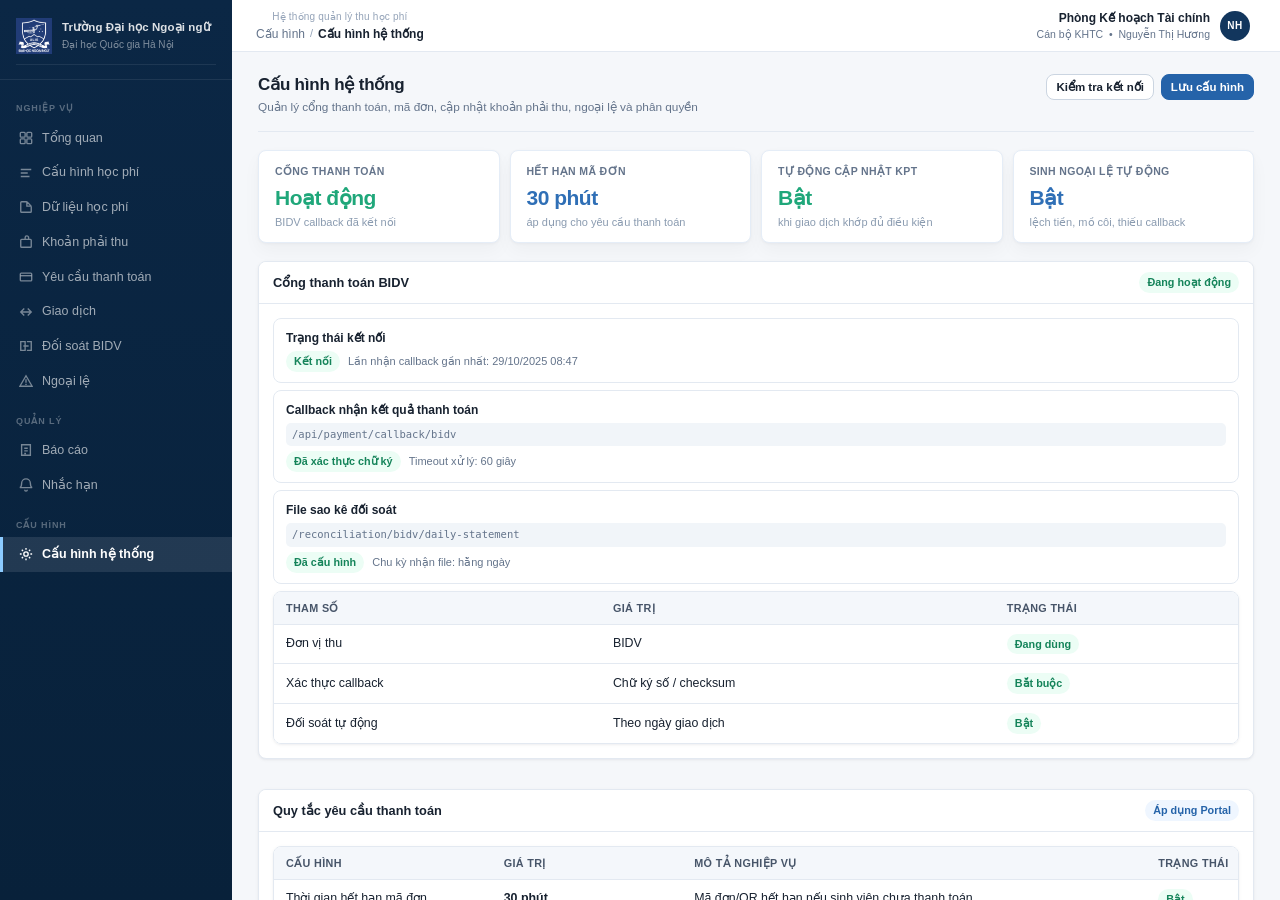
<file: pages/system-config.html>
<!DOCTYPE html>
<html lang="vi">
<head>
<meta charset="UTF-8"/>
<meta name="viewport" content="width=device-width, initial-scale=1.0"/>
<title>Cấu hình hệ thống — Hệ thống quản lý thu học phí ULIS</title>
<meta name="description" content="Hệ thống quản trị học phí nội bộ — Trường Đại học Ngoại ngữ, Đại học Quốc gia Hà Nội"/>
<link rel="stylesheet" href="../css/styles.css"/>
</head>

<body>
<div id="toast-container"></div>

<!-- ===================== SESSION EXPIRED MODAL ===================== -->
<div class="overlay" id="modal-session-expired">
  <div class="modal modal-sm">
    <div class="modal-hd">
      <h2>Phiên đăng nhập hết hạn</h2>
    </div>
    <div class="modal-body" style="text-align:center;padding:24px 18px;">
      <div class="confirm-icon" style="margin:0 auto 12px;background:var(--warn-bg);">
        <svg width="18" height="18" fill="none" viewBox="0 0 20 20" stroke="var(--warning)" stroke-width="1.8">
          <path d="M10 2L2 17h16L10 2zM10 8v4M10 14v1.5"/>
        </svg>
      </div>
      <div style="font-size:13px;font-weight:500;color:var(--text);margin-bottom:6px;">Phiên đăng nhập đã hết hạn</div>
      <div style="font-size:12px;color:var(--muted);margin-bottom:18px;">Vui lòng đăng nhập lại để tiếp tục sử dụng hệ thống.</div>
      <button class="btn btn-primary" onclick="location.href='../index.html'">Đăng nhập lại</button>
    </div>
  </div>
</div>

<!-- ===================== CONFIRM: LƯU CẤU HÌNH ===================== -->
<div class="overlay" id="modal-confirm-save-config">
  <div class="modal modal-sm">
    <div class="modal-hd">
      <h2>Xác nhận lưu cấu hình</h2>
      <button class="btn-x" onclick="closeModal('modal-confirm-save-config')">
        <svg viewBox="0 0 20 20">
          <path d="M5 5l10 10M15 5L5 15"/>
        </svg>
      </button>
    </div>

    <div class="modal-body">
      <div style="font-size:12.5px;color:var(--text);margin-bottom:8px;">
        Xác nhận lưu các thay đổi cấu hình hệ thống?
      </div>
      <div class="sys-warn-bar" style="margin-bottom:0;">
        Các thay đổi về cổng thanh toán, cập nhật khoản phải thu và sinh ngoại lệ sẽ áp dụng cho các yêu cầu thanh toán phát sinh sau thời điểm lưu.
      </div>
    </div>

    <div class="modal-ft">
      <button class="btn btn-secondary" onclick="closeModal('modal-confirm-save-config')">Hủy</button>
      <button class="btn btn-primary" onclick="closeModal('modal-confirm-save-config');showToast('Đã lưu cấu hình hệ thống.','success')">
        Lưu cấu hình
      </button>
    </div>
  </div>
</div>

<div id="app">

  <!-- ===================== SIDEBAR ===================== -->
  <nav id="sidebar">
    <div class="sidebar-brand">
      <div style="display:flex;align-items:center;gap:10px;">
        <img src="../assets/ulis-logo.png" alt="ULIS" style="height:36px;object-fit:contain;flex-shrink:0;" onerror="this.style.display='none'"/>
        <div>
          <div class="brand-inst" style="font-size:11.5px;font-weight:600;">Trường Đại học Ngoại ngữ</div>
          <div class="brand-vnu">Đại học Quốc gia Hà Nội</div>
        </div>
      </div>
      <div class="brand-sep" style="margin:10px 0 0;"></div>
    </div>

    <div class="sidebar-nav">
      <div class="sidebar-group-label">Nghiệp vụ</div>

      <a class="nav-item" href="overview.html">
        <svg class="nav-icon" viewBox="0 0 16 16">
          <rect x="1.5" y="1.5" width="5.5" height="5.5" rx="1"/>
          <rect x="9" y="1.5" width="5.5" height="5.5" rx="1"/>
          <rect x="1.5" y="9" width="5.5" height="5.5" rx="1"/>
          <rect x="9" y="9" width="5.5" height="5.5" rx="1"/>
        </svg>
        Tổng quan
      </a>

      <a class="nav-item" href="tuition-config.html">
        <svg class="nav-icon" viewBox="0 0 16 16">
          <path d="M2 4h12M2 8h8M2 12h10"/>
        </svg>
        Cấu hình học phí
      </a>

      <a class="nav-item" href="student-tuition.html">
        <svg class="nav-icon" viewBox="0 0 16 16">
          <path d="M9 2H3a1 1 0 00-1 1v10a1 1 0 001 1h10a1 1 0 001-1V7M9 2l5 5M9 2v5h5"/>
        </svg>
        Dữ liệu học phí
      </a>

      <a class="nav-item" href="receivables.html">
        <svg class="nav-icon" viewBox="0 0 16 16">
          <path d="M13 5H3a1 1 0 00-1 1v7a1 1 0 001 1h10a1 1 0 001-1V6a1 1 0 00-1-1zM11 5V3a2 2 0 00-4 0v2"/>
        </svg>
        Khoản phải thu
      </a>

      <a class="nav-item" href="payment-requests.html">
        <svg class="nav-icon" viewBox="0 0 16 16">
          <rect x="1.5" y="3.5" width="13" height="9" rx="1"/>
          <path d="M1.5 6.5h13"/>
        </svg>
        Yêu cầu thanh toán
      </a>

      <a class="nav-item" href="transactions.html">
        <svg class="nav-icon" viewBox="0 0 16 16">
          <path d="M2 8h12M10 4l4 4-4 4M6 4L2 8l4 4"/>
        </svg>
        Giao dịch
      </a>

      <a class="nav-item" href="reconciliation.html">
        <svg class="nav-icon" viewBox="0 0 16 16">
          <path d="M2 3h5v10H2zM9 3h5v10H9M5 8h6"/>
        </svg>
        Đối soát BIDV
      </a>

      <a class="nav-item" href="exceptions.html">
        <svg class="nav-icon" viewBox="0 0 16 16">
          <path d="M8 2L1 14h14L8 2zM8 6v4M8 11v1.5"/>
        </svg>
        Ngoại lệ
      </a>

      <div class="sidebar-group-label">Quản lý</div>

      <a class="nav-item" href="reports.html">
        <svg class="nav-icon" viewBox="0 0 16 16">
          <path d="M3 2h10v12H3zM6 6h4M6 9h4M6 12h2"/>
        </svg>
        Báo cáo
      </a>

      <a class="nav-item" href="reminders.html">
        <svg class="nav-icon" viewBox="0 0 16 16">
          <path d="M8 1a5 5 0 015 5c0 4 2 5 2 5H1s2-1 2-5a5 5 0 015-5zM6.5 13.5a1.5 1.5 0 003 0"/>
        </svg>
        Nhắc hạn
      </a>

      <div class="sidebar-group-label">Cấu hình</div>

      <a class="nav-item active" href="system-config.html">
        <svg class="nav-icon" viewBox="0 0 16 16">
          <circle cx="8" cy="8" r="2.5"/>
          <path d="M8 1v2M8 13v2M1 8h2M13 8h2M3.2 3.2l1.4 1.4M11.4 11.4l1.4 1.4M3.2 12.8l1.4-1.4M11.4 4.6l1.4-1.4"/>
        </svg>
        Cấu hình hệ thống
      </a>
    </div>
  </nav>

  <!-- ===================== MAIN ===================== -->
  <div id="main">

    <!-- ===================== TOPBAR ===================== -->
    <header id="topbar">
      <div class="topbar-crumb" style="display:flex;flex-direction:column;gap:1px;">
        <div style="font-size:10px;font-weight:500;color:var(--muted-lt);letter-spacing:.2px;">Hệ thống quản lý thu học phí</div>
        <div style="display:flex;align-items:center;gap:5px;">
          <span class="crumb-root">Cấu hình</span>
          <span class="crumb-sep"> / </span>
          <span class="crumb-page">Cấu hình hệ thống</span>
        </div>
      </div>

      <div class="topbar-user topbar-user-wrap">
        <div class="user-menu-trigger" id="userMenuTrigger" onclick="toggleUserMenu()">
          <div class="topbar-user-info">
            <div class="topbar-user-dept">Phòng Kế hoạch Tài chính</div>
            <div class="topbar-user-role">Cán bộ KHTC &nbsp;&bull;&nbsp; Nguyễn Thị Hương</div>
          </div>
          <div class="topbar-avatar">NH</div>
        </div>

        <div class="user-dropdown" id="userDropdown">
          <div class="user-dropdown-header">
            <div class="udh-name">Nguyễn Thị Hương</div>
            <div class="udh-role">Phòng KHTC — Cán bộ quản trị</div>
          </div>

          <div class="user-menu-item" onclick="closeUserMenu();showToast('Vui lòng liên hệ quản trị viên để được hỗ trợ.','info')">
            <svg width="13" height="13" fill="none" viewBox="0 0 16 16" stroke="currentColor" stroke-width="1.5">
              <circle cx="8" cy="5" r="3"/>
              <path d="M2 14c0-3.3 2.7-6 6-6s6 2.7 6 6"/>
            </svg>
            Thông tin tài khoản
          </div>

          <div class="user-menu-item" onclick="closeUserMenu();showToast('Vui lòng liên hệ quản trị viên để được hỗ trợ.','info')">
            <svg width="13" height="13" fill="none" viewBox="0 0 16 16" stroke="currentColor" stroke-width="1.5">
              <rect x="2" y="7" width="12" height="8" rx="1"/>
              <path d="M5 7V5a3 3 0 016 0v2"/>
            </svg>
            Đổi mật khẩu
          </div>

          <hr class="user-menu-sep"/>

          <div class="user-menu-item danger" onclick="location.href='../index.html'">
            <svg width="13" height="13" fill="none" viewBox="0 0 16 16" stroke="currentColor" stroke-width="1.5">
              <path d="M10 11l4-3-4-3M5 8h9M6 3H3a1 1 0 00-1 1v8a1 1 0 001 1h3"/>
            </svg>
            Đăng xuất
          </div>
        </div>
      </div>
    </header>

    <!-- ===================== CONTENT ===================== -->
    <div id="content">
      <div class="page-body">

        <!-- PAGE HEADER -->
        <div class="page-header">
          <div>
            <h1>Cấu hình hệ thống</h1>
            <div class="page-header-sub">Quản lý cổng thanh toán, mã đơn, cập nhật khoản phải thu, ngoại lệ và phân quyền</div>
          </div>

          <div class="page-header-actions">
            <button class="btn btn-secondary btn-sm" onclick="showToast('Đã kiểm tra kết nối hệ thống.','success')">
              Kiểm tra kết nối
            </button>
            <button class="btn btn-primary btn-sm" onclick="openModal('modal-confirm-save-config')">
              Lưu cấu hình
            </button>
          </div>
        </div>

        <!-- SUMMARY -->
        <div class="stat-row">
          <div class="stat-card">
            <div class="stat-card-label">Cổng thanh toán</div>
            <div class="stat-card-value c-success">Hoạt động</div>
            <div class="stat-card-sub">BIDV callback đã kết nối</div>
          </div>

          <div class="stat-card">
            <div class="stat-card-label">Hết hạn mã đơn</div>
            <div class="stat-card-value">30 phút</div>
            <div class="stat-card-sub">áp dụng cho yêu cầu thanh toán</div>
          </div>

          <div class="stat-card">
            <div class="stat-card-label">Tự động cập nhật KPT</div>
            <div class="stat-card-value c-success">Bật</div>
            <div class="stat-card-sub">khi giao dịch khớp đủ điều kiện</div>
          </div>

          <div class="stat-card">
            <div class="stat-card-label">Sinh ngoại lệ tự động</div>
            <div class="stat-card-value c-primary">Bật</div>
            <div class="stat-card-sub">lệch tiền, mồ côi, thiếu callback</div>
          </div>
        </div>

        <!-- PAYMENT + AUTO PROCESS -->
        <div class="g2" style="margin-bottom:14px;align-items:start;">

          <!-- PAYMENT GATEWAY -->
          <div class="section-block">
            <div class="section-head">
              <span class="section-title">Cổng thanh toán BIDV</span>
              <span class="badge bg-success">Đang hoạt động</span>
            </div>

            <div class="section-body">
              <div class="int-item">
                <h4>Trạng thái kết nối</h4>
                <div class="int-status">
                  <span class="badge bg-success">Kết nối</span>
                  <span class="fs-11 c-muted">Lần nhận callback gần nhất: 29/10/2025 08:47</span>
                </div>
              </div>

              <div class="int-item">
                <h4>Callback nhận kết quả thanh toán</h4>
                <code>/api/payment/callback/bidv</code>
                <div class="int-status">
                  <span class="badge bg-success">Đã xác thực chữ ký</span>
                  <span class="fs-11 c-muted">Timeout xử lý: 60 giây</span>
                </div>
              </div>

              <div class="int-item">
                <h4>File sao kê đối soát</h4>
                <code>/reconciliation/bidv/daily-statement</code>
                <div class="int-status">
                  <span class="badge bg-success">Đã cấu hình</span>
                  <span class="fs-11 c-muted">Chu kỳ nhận file: hằng ngày</span>
                </div>
              </div>

              <div class="table-wrap mb-0">
                <table>
                  <thead>
                    <tr>
                      <th>Tham số</th>
                      <th>Giá trị</th>
                      <th>Trạng thái</th>
                    </tr>
                  </thead>

                  <tbody>
                    <tr>
                      <td>Đơn vị thu</td>
                      <td>BIDV</td>
                      <td><span class="badge bg-success">Đang dùng</span></td>
                    </tr>

                    <tr>
                      <td>Xác thực callback</td>
                      <td>Chữ ký số / checksum</td>
                      <td><span class="badge bg-success">Bắt buộc</span></td>
                    </tr>

                    <tr>
                      <td>Đối soát tự động</td>
                      <td>Theo ngày giao dịch</td>
                      <td><span class="badge bg-success">Bật</span></td>
                    </tr>
                  </tbody>
                </table>
              </div>
            </div>
          </div>

          <!-- PAYMENT REQUEST RULES -->
          <div class="section-block">
            <div class="section-head">
              <span class="section-title">Quy tắc yêu cầu thanh toán</span>
              <span class="badge bg-info">Áp dụng Portal</span>
            </div>

            <div class="section-body">
              <div class="table-wrap mb-0">
                <table>
                  <thead>
                    <tr>
                      <th>Cấu hình</th>
                      <th>Giá trị</th>
                      <th>Mô tả nghiệp vụ</th>
                      <th>Trạng thái</th>
                    </tr>
                  </thead>

                  <tbody>
                    <tr>
                      <td>Thời gian hết hạn mã đơn</td>
                      <td class="fw600">30 phút</td>
                      <td>Mã đơn/QR hết hạn nếu sinh viên chưa thanh toán</td>
                      <td><span class="badge bg-success">Bật</span></td>
                    </tr>

                    <tr>
                      <td>Làm mới yêu cầu lỗi</td>
                      <td class="fw600">15 phút</td>
                      <td>Cho phép sinh viên tạo yêu cầu mới nếu yêu cầu cũ lỗi hoặc hết hạn</td>
                      <td><span class="badge bg-success">Bật</span></td>
                    </tr>

                    <tr>
                      <td>Không tạo trùng yêu cầu</td>
                      <td class="fw600">Theo mã khoản phải thu</td>
                      <td>Một khoản chưa hết hạn chỉ có một yêu cầu thanh toán đang hiệu lực</td>
                      <td><span class="badge bg-success">Bật</span></td>
                    </tr>

                    <tr>
                      <td>Tự động hủy yêu cầu quá hạn</td>
                      <td class="fw600">Sau thời điểm hết hạn</td>
                      <td>Yêu cầu quá hạn chuyển sang trạng thái Hết hạn</td>
                      <td><span class="badge bg-success">Bật</span></td>
                    </tr>
                  </tbody>
                </table>
              </div>
            </div>
          </div>

        </div>

        <!-- RECEIVABLE + EXCEPTION RULES -->
        <div class="g2" style="margin-bottom:14px;align-items:start;">

          <!-- AUTO KPT -->
          <div class="section-block">
            <div class="section-head">
              <span class="section-title">Cập nhật khoản phải thu</span>
              <span class="badge bg-success">Tự động</span>
            </div>

            <div class="section-body">
              <div class="table-wrap mb-0">
                <table>
                  <thead>
                    <tr>
                      <th>Điều kiện</th>
                      <th>Hành động hệ thống</th>
                      <th>Kết quả</th>
                    </tr>
                  </thead>

                  <tbody>
                    <tr>
                      <td>Mã đơn khớp, số tiền khớp, khoản còn phải nộp</td>
                      <td>Cập nhật Đã nộp, Còn phải nộp, trạng thái khoản</td>
                      <td><span class="badge bg-success">Cập nhật KPT</span></td>
                    </tr>

                    <tr>
                      <td>Số tiền nhỏ hơn khoản phải nộp</td>
                      <td>Ghi nhận phần đã nộp, giữ phần còn phải nộp</td>
                      <td><span class="badge bg-warning">Thu một phần</span></td>
                    </tr>

                    <tr>
                      <td>Số tiền lớn hơn khoản phải nộp</td>
                      <td>Tạm dừng cập nhật phần chênh lệch</td>
                      <td><span class="badge bg-warning">Tạo ngoại lệ</span></td>
                    </tr>

                    <tr>
                      <td>Không tìm thấy mã đơn hoặc mã yêu cầu</td>
                      <td>Không tự gán khoản phải thu</td>
                      <td><span class="badge bg-error">Giao dịch mồ côi</span></td>
                    </tr>

                    <tr>
                      <td>Khoản đã tất toán</td>
                      <td>Không ghi nhận trùng vào khoản phải thu</td>
                      <td><span class="badge bg-error">Callback trùng</span></td>
                    </tr>
                  </tbody>
                </table>
              </div>
            </div>
          </div>

          <!-- EXCEPTION RULES -->
          <div class="section-block">
            <div class="section-head">
              <span class="section-title">Quy tắc sinh ngoại lệ</span>
              <span class="badge bg-primary">Đang áp dụng</span>
            </div>

            <div class="section-body">
              <div class="table-wrap mb-0">
                <table>
                  <thead>
                    <tr>
                      <th>Loại ngoại lệ</th>
                      <th>Nguồn phát hiện</th>
                      <th>Người phụ trách mặc định</th>
                      <th>Hạn xử lý</th>
                    </tr>
                  </thead>

                  <tbody>
                    <tr>
                      <td>Đã thanh toán / chưa cập nhật KPT</td>
                      <td>Callback BIDV, đối soát BIDV</td>
                      <td>Phòng KHTC</td>
                      <td>1 ngày làm việc</td>
                    </tr>

                    <tr>
                      <td>Lệch số tiền</td>
                      <td>Đối soát BIDV</td>
                      <td>Phòng KHTC</td>
                      <td>1 ngày làm việc</td>
                    </tr>

                    <tr>
                      <td>Giao dịch mồ côi</td>
                      <td>Đối soát BIDV</td>
                      <td>Phòng KHTC</td>
                      <td>1 ngày làm việc</td>
                    </tr>

                    <tr>
                      <td>Callback trùng</td>
                      <td>Callback BIDV</td>
                      <td>Phòng KHTC</td>
                      <td>1 ngày làm việc</td>
                    </tr>

                    <tr>
                      <td>QR hết hạn nhưng phát sinh thanh toán</td>
                      <td>Callback BIDV, đối soát BIDV</td>
                      <td>Phòng KHTC</td>
                      <td>2 ngày làm việc</td>
                    </tr>
                  </tbody>
                </table>
              </div>
            </div>
          </div>

        </div>

        <!-- FEE TYPES + RECEIPT -->
        <div class="g2" style="margin-bottom:14px;align-items:start;">

          <!-- FEE TYPES -->
          <div class="section-block">
            <div class="section-head">
              <span class="section-title">Khoản mục thu</span>
              <button class="btn btn-secondary btn-xs" onclick="showToast('Đã mở cấu hình khoản mục thu.','info')">Thêm khoản mục</button>
            </div>

            <div class="section-body">
              <div class="table-wrap mb-0">
                <table>
                  <thead>
                    <tr>
                      <th>Mã loại</th>
                      <th>Tên khoản mục</th>
                      <th>Bắt buộc</th>
                      <th>Cập nhật KPT</th>
                      <th>Trạng thái</th>
                    </tr>
                  </thead>

                  <tbody>
                    <tr>
                      <td class="fw600">TUITION</td>
                      <td>Học phí</td>
                      <td><span class="badge bg-success">Có</span></td>
                      <td><span class="badge bg-success">Có</span></td>
                      <td><span class="badge bg-success">Đang dùng</span></td>
                    </tr>

                    <tr>
                      <td class="fw600">BHYT12</td>
                      <td>Bảo hiểm y tế 12 tháng</td>
                      <td><span class="badge bg-success">Có</span></td>
                      <td><span class="badge bg-success">Có</span></td>
                      <td><span class="badge bg-success">Đang dùng</span></td>
                    </tr>

                    <tr>
                      <td class="fw600">OTHER</td>
                      <td>Khoản thu khác</td>
                      <td><span class="badge bg-neutral">Theo cấu hình</span></td>
                      <td><span class="badge bg-success">Có</span></td>
                      <td><span class="badge bg-success">Đang dùng</span></td>
                    </tr>
                  </tbody>
                </table>
              </div>
            </div>
          </div>

          <!-- TERM CONFIG -->
          <div class="section-block">
            <div class="section-head">
              <span class="section-title">Kỳ thu đang cấu hình</span>
              <button class="btn btn-secondary btn-xs" onclick="showToast('Đã mở form thêm kỳ thu.','info')">Thêm kỳ thu</button>
            </div>

            <div class="section-body">
              <div class="table-wrap mb-0">
                <table>
                  <thead>
                    <tr>
                      <th>Năm học</th>
                      <th>Kỳ / đợt thu</th>
                      <th>Thời gian trích</th>
                      <th>Tra cứu từ</th>
                      <th>Hạn xử lý</th>
                      <th>Trạng thái</th>
                    </tr>
                  </thead>

                  <tbody>
                    <tr>
                      <td>2025–2026</td>
                      <td>HK1</td>
                      <td class="dim">29/10/2025–06/11/2025</td>
                      <td class="dim">08/11/2025</td>
                      <td class="dim">06/11/2025</td>
                      <td><span class="badge bg-success">Đang theo dõi</span></td>
                    </tr>

                    <tr>
                      <td>2025–2026</td>
                      <td>BRT đợt 1</td>
                      <td class="dim">29/10/2025–06/11/2025</td>
                      <td class="dim">08/11/2025</td>
                      <td class="dim">06/11/2025</td>
                      <td><span class="badge bg-success">Đang theo dõi</span></td>
                    </tr>

                    <tr>
                      <td>2024–2025</td>
                      <td>HK phụ</td>
                      <td class="dim">10/06/2025–17/06/2025</td>
                      <td class="dim">18/06/2025</td>
                      <td class="dim">17/06/2025</td>
                      <td><span class="badge bg-neutral">Đã đóng</span></td>
                    </tr>
                  </tbody>
                </table>
              </div>
            </div>
          </div>

        </div>

        <!-- ROLE PERMISSION -->
        <div class="section-block" style="margin-bottom:14px;">
          <div class="section-head">
            <span class="section-title">Phân quyền theo vai trò</span>
            <span class="badge bg-neutral">4 nhóm quyền</span>
          </div>

          <div class="section-body">
            <div class="table-wrap mb-0">
              <table class="role-tbl">
                <thead>
                  <tr>
                    <th>Chức năng</th>
                    <th>Cán bộ KHTC</th>
                    <th>Cán bộ Đào tạo</th>
                    <th>Admin hệ thống</th>
                    <th>Kiểm toán / Chỉ xem</th>
                  </tr>
                </thead>

                <tbody>
                  <tr>
                    <td>Xem tổng quan</td>
                    <td><span class="perm-y"></span></td>
                    <td><span class="perm-y"></span></td>
                    <td><span class="perm-y"></span></td>
                    <td><span class="perm-y"></span></td>
                  </tr>

                  <tr>
                    <td>Cấu hình học phí</td>
                    <td><span class="perm-y"></span></td>
                    <td><span class="perm-n"></span></td>
                    <td><span class="perm-y"></span></td>
                    <td><span class="perm-n"></span></td>
                  </tr>

                  <tr>
                    <td>Import dữ liệu học phí</td>
                    <td><span class="perm-y"></span></td>
                    <td><span class="perm-y"></span></td>
                    <td><span class="perm-y"></span></td>
                    <td><span class="perm-n"></span></td>
                  </tr>

                  <tr>
                    <td>Điều chỉnh khoản phải thu</td>
                    <td><span class="perm-y"></span></td>
                    <td><span class="perm-n"></span></td>
                    <td><span class="perm-y"></span></td>
                    <td><span class="perm-n"></span></td>
                  </tr>

                  <tr>
                    <td>Chạy đối soát BIDV</td>
                    <td><span class="perm-y"></span></td>
                    <td><span class="perm-n"></span></td>
                    <td><span class="perm-y"></span></td>
                    <td><span class="perm-n"></span></td>
                  </tr>

                  <tr>
                    <td>Xử lý ngoại lệ</td>
                    <td><span class="perm-y"></span></td>
                    <td><span class="perm-n"></span></td>
                    <td><span class="perm-y"></span></td>
                    <td><span class="perm-n"></span></td>
                  </tr>

                  <tr>
                    <td>Xuất báo cáo</td>
                    <td><span class="perm-y"></span></td>
                    <td><span class="perm-y"></span></td>
                    <td><span class="perm-y"></span></td>
                    <td><span class="perm-y"></span></td>
                  </tr>

                  <tr>
                    <td>Cấu hình hệ thống</td>
                    <td><span class="perm-n"></span></td>
                    <td><span class="perm-n"></span></td>
                    <td><span class="perm-y"></span></td>
                    <td><span class="perm-n"></span></td>
                  </tr>
                </tbody>
              </table>
            </div>

           
          </div>
        </div>

        <!-- ACTIVITY LOG -->
        <div class="section-block">
          <div class="section-head">
            <span class="section-title">Nhật ký hoạt động</span>
            <span class="badge bg-info">Gần nhất</span>
          </div>

          <div class="section-body">
            <div class="table-wrap mb-0">
              <table>
                <thead>
                  <tr>
                    <th>Thời gian</th>
                    <th>Người dùng</th>
                    <th>Hành động</th>
                    <th>Đối tượng</th>
                    <th>Kết quả</th>
                  </tr>
                </thead>

                <tbody>
                  <tr>
                    <td class="dim">29/10/2025 17:30</td>
                    <td>Nguyễn Văn Khoa</td>
                    <td>Chạy lại đối soát BIDV</td>
                    <td>Đối soát ngày 29/10/2025</td>
                    <td><span class="badge bg-success">Thành công</span></td>
                  </tr>

                  <tr>
                    <td class="dim">29/10/2025 17:08</td>
                    <td>Hệ thống</td>
                    <td>Tạo ngoại lệ tự động</td>
                    <td>EX-2025-0042</td>
                    <td><span class="badge bg-warning">Cần xử lý</span></td>
                  </tr>

                  <tr>
                    <td class="dim">29/10/2025 08:47</td>
                    <td>Hệ thống</td>
                    <td>Cập nhật khoản phải thu</td>
                    <td>RCV-2025-08421</td>
                    <td><span class="badge bg-success">Thành công</span></td>
                  </tr>

                  <tr>
                    <td class="dim">29/10/2025 08:47</td>
                    <td>Hệ thống</td>
                    <td>Nhận callback BIDV</td>
                    <td>TXN-20251029-0034</td>
                    <td><span class="badge bg-success">Thành công</span></td>
                  </tr>

                  <tr>
                    <td class="dim">21/10/2025 14:32</td>
                    <td>Nguyễn Văn Khoa</td>
                    <td>Import dữ liệu học phí</td>
                    <td>ULIS_DHCQ_HK1_2025_2026.xlsx</td>
                    <td><span class="badge bg-success">Thành công</span></td>
                  </tr>
                </tbody>
              </table>
            </div>
          </div>
        </div>

      </div>
    </div>
  </div>
</div>

<script src="../js/common.js"></script>
</body>
</html>
</file>
<file: css/styles.css>
/* =========================================================
   ULIS ADMIN — SHARED STYLESHEET
   Hệ thống quản lý thu học phí online ULIS
   ========================================================= */

/* =========================== RESET & BASE =========================== */
*, *::before, *::after {
  box-sizing: border-box;
  margin: 0;
  padding: 0;
}

:root {
  --navy: #12365D;
  --navy-dk: #0B2745;
  --navy-soft: #EAF1F8;

  --primary: #2563A9;
  --primary-h: #1D4F87;
  --primary-soft: #EAF3FF;

  --bg: #F5F7FA;
  --bg-subtle: #F8FAFC;
  --surface: #FFFFFF;

  --border: #E3E9F1;
  --border-dk: #CBD5E1;

  --text: #182230;
  --text-sec: #334155;
  --muted: #64748B;
  --muted-lt: #94A3B8;

  --success: #15845A;
  --success-bg: #ECFDF5;
  --success-bd: #A7F3D0;

  --warning: #B7791F;
  --warn-bg: #FFFBEB;
  --warn-bd: #FDE68A;

  --error: #B42318;
  --error-bg: #FFF1F2;
  --error-bd: #FDA4AF;

  --info: #2563A9;
  --info-bg: #EFF6FF;
  --info-bd: #BFDBFE;

  --purple: #7C3AED;
  --purple-bg: #F5F3FF;
  --purple-bd: #DDD6FE;

  --neutral-bg: #F1F5F9;

  --shadow-xs: 0 1px 2px rgba(15, 23, 42, .04), 0 1px 4px rgba(15, 23, 42, .04);
  --shadow-sm: 0 6px 18px rgba(15, 23, 42, .07);
  --shadow-md: 0 12px 34px rgba(15, 23, 42, .16);

  --sidebar-w: 232px;
  --topbar-h: 52px;

  --r-sm: 5px;
  --r: 8px;
  --r-md: 10px;
  --r-lg: 14px;

  --font: -apple-system, BlinkMacSystemFont, "Segoe UI", Arial, Helvetica, sans-serif;
}

html,
body {
  height: 100%;
  overflow: hidden;
}

body {
  font-family: var(--font);
  font-size: 13px;
  color: var(--text);
  background: var(--bg);
  line-height: 1.5;
  -webkit-font-smoothing: antialiased;
  text-rendering: optimizeLegibility;
}

button,
input,
select,
textarea {
  font-family: var(--font);
}

button {
  border: none;
}

a {
  color: inherit;
}

.hidden {
  display: none !important;
}

.nowrap {
  white-space: nowrap !important;
}

.fw600 {
  font-weight: 600 !important;
}

.fw500 {
  font-weight: 500 !important;
}

.bold {
  font-weight: 600 !important;
}

.c-success {
  color: var(--success) !important;
}

.c-error {
  color: var(--error) !important;
}

.c-warning {
  color: var(--warning) !important;
}

.c-primary {
  color: var(--primary) !important;
}

.c-muted {
  color: var(--muted) !important;
}

.c-align {
  text-align: center !important;
}

.fs-11 {
  font-size: 11px !important;
}

.fs-12 {
  font-size: 12px !important;
}

.mb-0 {
  margin-bottom: 0 !important;
}

.mb-8 {
  margin-bottom: 8px !important;
}

.mb-10 {
  margin-bottom: 10px !important;
}

.mt-10 {
  margin-top: 10px !important;
}

.text-ellipsis {
  overflow: hidden;
  text-overflow: ellipsis;
  white-space: nowrap;
}

.money {
  text-align: right;
  font-variant-numeric: tabular-nums;
  white-space: nowrap;
}

.divider {
  border: none;
  border-top: 1px solid var(--border);
  margin: 12px 0;
}

code.ref {
  font-size: 11px;
  background: var(--neutral-bg);
  padding: 2px 6px;
  border-radius: 5px;
  color: var(--muted);
  font-family: ui-monospace, SFMono-Regular, Menlo, Consolas, monospace;
}

/* Ẩn mọi note kỹ thuật nếu HTML cũ còn sót */
.chart-note,
.ui-note,
.demo-note,
.prototype-note,
.dev-note {
  display: none !important;
}

/* =========================== LAYOUT =========================== */
#app {
  display: flex;
  height: 100vh;
}

#main {
  flex: 1;
  display: flex;
  flex-direction: column;
  overflow: hidden;
  min-width: 0;
}

#content {
  flex: 1;
  overflow-y: auto;
  overflow-x: hidden;
}

#content::-webkit-scrollbar {
  width: 6px;
}

#content::-webkit-scrollbar-thumb {
  background: #CBD5E1;
  border-radius: 999px;
}

.page,
.page-body {
  padding: 22px 26px 40px;
}

.page {
  display: block;
}

.page.active {
  display: block;
}

/* =========================== SIDEBAR =========================== */
#sidebar {
  width: var(--sidebar-w);
  background: linear-gradient(180deg, #0B2745 0%, #08213A 100%);
  display: flex;
  flex-direction: column;
  flex-shrink: 0;
  overflow-y: auto;
  overflow-x: hidden;
}

#sidebar::-webkit-scrollbar {
  width: 4px;
}

#sidebar::-webkit-scrollbar-thumb {
  background: rgba(255, 255, 255, .14);
  border-radius: 999px;
}

.sidebar-brand {
  padding: 18px 16px 14px;
  border-bottom: 1px solid rgba(255, 255, 255, .08);
  flex-shrink: 0;
}

.brand-product {
  font-size: 13.5px;
  font-weight: 700;
  color: #FFFFFF;
  letter-spacing: .2px;
  line-height: 1.2;
  margin-bottom: 4px;
}

.brand-inst {
  font-size: 11.5px;
  font-weight: 600;
  color: rgba(255, 255, 255, .86);
  line-height: 1.35;
  letter-spacing: .1px;
}

.brand-vnu {
  font-size: 10px;
  color: rgba(255, 255, 255, .48);
  margin-top: 2px;
  line-height: 1.4;
}

.brand-sep {
  height: 1px;
  background: rgba(255, 255, 255, .08);
  margin: 10px 0 8px;
}

.brand-tag {
  font-size: 9px;
  font-weight: 600;
  color: rgba(255, 255, 255, .32);
  text-transform: uppercase;
  letter-spacing: 1.3px;
}

.sidebar-nav {
  flex: 1;
  padding: 6px 0 14px;
}

.sidebar-group-label {
  font-size: 9px;
  font-weight: 700;
  color: rgba(255, 255, 255, .32);
  text-transform: uppercase;
  letter-spacing: .9px;
  padding: 16px 16px 5px;
  user-select: none;
}

.nav-item {
  display: flex;
  align-items: center;
  gap: 9px;
  padding: 8px 16px;
  cursor: pointer;
  font-size: 12.5px;
  color: rgba(255, 255, 255, .62);
  border-left: 3px solid transparent;
  transition: background .12s, color .12s, border-color .12s;
  user-select: none;
  white-space: nowrap;
  text-decoration: none;
}

.nav-item:visited {
  color: rgba(255, 255, 255, .62);
}

.nav-item:hover {
  background: rgba(255, 255, 255, .06);
  color: rgba(255, 255, 255, .9);
}

.nav-item.active {
  background: rgba(255, 255, 255, .1);
  color: #FFFFFF;
  border-left-color: #8CCBFF;
  font-weight: 600;
}

.nav-item.active:visited {
  color: #FFFFFF;
}

.nav-icon {
  width: 14px;
  height: 14px;
  flex-shrink: 0;
  opacity: .72;
  stroke: currentColor;
  fill: none;
  stroke-width: 1.55;
}

.nav-item.active .nav-icon {
  opacity: 1;
}

.sidebar-footer {
  display: none !important;
}

/* =========================== TOPBAR =========================== */
#topbar {
  height: var(--topbar-h);
  background: rgba(255, 255, 255, .94);
  border-bottom: 1px solid var(--border);
  display: flex;
  align-items: center;
  justify-content: space-between;
  padding: 0 24px;
  flex-shrink: 0;
  z-index: 10;
  backdrop-filter: blur(10px);
}

.topbar-crumb {
  display: flex;
  align-items: center;
  gap: 5px;
  font-size: 12px;
}

.crumb-root {
  color: var(--muted);
}

.crumb-sep {
  color: var(--muted-lt);
  font-size: 11px;
}

.crumb-page {
  color: var(--text);
  font-weight: 600;
}

.topbar-user {
  display: flex;
  align-items: center;
  gap: 10px;
}

.topbar-user-wrap {
  position: relative;
}

.user-menu-trigger {
  display: flex;
  align-items: center;
  gap: 10px;
  cursor: pointer;
  padding: 4px 6px;
  border-radius: var(--r);
  transition: background .1s;
}

.user-menu-trigger:hover {
  background: var(--neutral-bg);
}

.topbar-user-info {
  text-align: right;
}

.topbar-user-dept {
  font-size: 12px;
  font-weight: 600;
  color: var(--text);
}

.topbar-user-role {
  font-size: 10.5px;
  color: var(--muted);
}

.topbar-avatar {
  width: 30px;
  height: 30px;
  background: var(--navy);
  color: #FFFFFF;
  border-radius: 50%;
  display: flex;
  align-items: center;
  justify-content: center;
  font-size: 10px;
  font-weight: 700;
  flex-shrink: 0;
  letter-spacing: .5px;
}

.user-dropdown {
  display: none;
  position: absolute;
  top: calc(100% + 6px);
  right: 0;
  background: var(--surface);
  border: 1px solid var(--border);
  border-radius: var(--r-md);
  min-width: 210px;
  box-shadow: var(--shadow-sm);
  z-index: 500;
  overflow: hidden;
}

.user-dropdown.open {
  display: block;
}

.user-dropdown-header {
  padding: 11px 14px;
  border-bottom: 1px solid var(--border);
  background: #FBFCFE;
}

.udh-name {
  font-size: 12.5px;
  font-weight: 700;
  color: var(--text);
}

.udh-role {
  font-size: 10.5px;
  color: var(--muted);
  margin-top: 1px;
}

.user-menu-item {
  display: flex;
  align-items: center;
  gap: 8px;
  padding: 8px 14px;
  font-size: 12px;
  color: var(--text-sec);
  cursor: pointer;
  transition: background .1s;
}

.user-menu-item:hover {
  background: var(--neutral-bg);
  color: var(--text);
}

.user-menu-item.danger {
  color: var(--error);
}

.user-menu-item.danger:hover {
  background: var(--error-bg);
}

.user-menu-sep {
  border: none;
  border-top: 1px solid var(--border);
  margin: 3px 0;
}

/* =========================== PAGE HEADER =========================== */
.page-header {
  display: flex;
  align-items: flex-start;
  justify-content: space-between;
  margin-bottom: 18px;
  gap: 14px;
  padding-bottom: 14px;
  border-bottom: 1px solid var(--border);
}

.page-header h1 {
  font-size: 17px;
  font-weight: 760;
  color: var(--text);
  line-height: 1.3;
  letter-spacing: -.2px;
}

.page-header-sub {
  font-size: 11.8px;
  color: var(--muted);
  margin-top: 3px;
}

.page-header-actions {
  display: flex;
  gap: 7px;
  flex-shrink: 0;
  align-items: center;
  flex-wrap: wrap;
  justify-content: flex-end;
}

/* =========================== BUTTONS =========================== */
.btn {
  display: inline-flex;
  align-items: center;
  justify-content: center;
  gap: 5px;
  padding: 5px 11px;
  font-size: 12px;
  font-family: var(--font);
  font-weight: 600;
  border-radius: var(--r);
  cursor: pointer;
  border: 1px solid transparent;
  transition: background .1s, border-color .1s, color .1s, box-shadow .1s;
  white-space: nowrap;
  line-height: 1.4;
  text-decoration: none;
}

.btn-primary {
  background: var(--primary);
  color: #FFFFFF;
  border-color: var(--primary);
}

.btn-primary:hover {
  background: var(--primary-h);
  border-color: var(--primary-h);
}

.btn-secondary {
  background: var(--surface);
  color: var(--text);
  border-color: var(--border-dk);
}

.btn-secondary:hover {
  background: var(--neutral-bg);
}

.btn-ghost {
  background: transparent;
  color: var(--primary);
  border-color: transparent;
  padding-left: 6px;
  padding-right: 6px;
}

.btn-ghost:hover {
  background: var(--info-bg);
}

.btn-danger {
  background: var(--error);
  color: #FFFFFF;
  border-color: var(--error);
}

.btn-danger:hover {
  background: #9B1D14;
}

.btn-warn {
  background: var(--surface);
  color: var(--warning);
  border-color: var(--warn-bd);
}

.btn-warn:hover {
  background: var(--warn-bg);
}

.btn-sm {
  padding: 4px 9px;
  font-size: 11.5px;
}

.btn-xs {
  padding: 2px 7px;
  font-size: 11px;
}

.btn svg {
  width: 12px;
  height: 12px;
  flex-shrink: 0;
  fill: none;
  stroke: currentColor;
  stroke-width: 1.7;
}

.btn:disabled,
.btn[disabled] {
  opacity: .42;
  cursor: not-allowed;
  pointer-events: none;
}

/* =========================== FILTER BAR =========================== */
.filter-bar {
  display: flex;
  flex-wrap: wrap;
  gap: 8px;
  align-items: flex-end;
  margin-bottom: 12px;
  padding: 11px 12px;
  background: var(--surface);
  border: 1px solid var(--border);
  border-radius: var(--r);
  box-shadow: var(--shadow-xs);
}

.filter-field {
  display: flex;
  flex-direction: column;
  gap: 3px;
}

.filter-field label {
  font-size: 10.5px;
  font-weight: 600;
  color: var(--text-sec);
  white-space: nowrap;
}

.filter-field input,
.filter-field select {
  height: 29px;
  padding: 0 8px;
  border: 1px solid var(--border-dk);
  border-radius: var(--r-sm);
  font-family: var(--font);
  font-size: 12px;
  color: var(--text);
  background: #FFFFFF;
  min-width: 112px;
}

.filter-field input[type="text"] {
  min-width: 160px;
}

.filter-field input:focus,
.filter-field select:focus {
  outline: none;
  border-color: var(--primary);
  box-shadow: 0 0 0 2px rgba(37, 99, 169, .11);
}

.filter-actions {
  display: flex;
  gap: 5px;
}

/* =========================== STAT CARDS =========================== */
.stat-row {
  display: flex;
  gap: 10px;
  margin-bottom: 18px;
  flex-wrap: wrap;
}

.stat-card {
  background: var(--surface);
  border: 1px solid #E0E7F0;
  border-radius: var(--r);
  padding: 13px 16px 12px;
  flex: 1;
  min-width: 145px;
  box-shadow: 0 1px 3px rgba(15, 23, 42, .04), 0 8px 18px rgba(15, 23, 42, .035);
}

.stat-card-label {
  font-size: 10.5px;
  color: #64748B;
  font-weight: 700;
  margin-bottom: 6px;
  white-space: nowrap;
  overflow: hidden;
  text-overflow: ellipsis;
  text-transform: uppercase;
  letter-spacing: .35px;
}

.stat-card-value {
  font-size: 21px;
  font-weight: 760;
  color: var(--text);
  line-height: 1.15;
  font-variant-numeric: tabular-nums;
  letter-spacing: -.5px;
}

.stat-card-value.c-success {
  color: var(--success);
}

.stat-card-value.c-warning {
  color: var(--warning);
}

.stat-card-value.c-error {
  color: var(--error);
}

.stat-card-value.c-primary {
  color: var(--primary);
}

.stat-card-sub {
  font-size: 11px;
  color: var(--muted-lt);
  margin-top: 5px;
  line-height: 1.4;
}

.stat-card-head {
  display: flex;
  align-items: flex-start;
  justify-content: space-between;
  gap: 10px;
}

.stat-icon {
  width: 30px;
  height: 30px;
  border-radius: 9px;
  display: inline-flex;
  align-items: center;
  justify-content: center;
  background: var(--info-bg);
  color: var(--primary);
  flex-shrink: 0;
}

.stat-icon svg {
  width: 15px;
  height: 15px;
  fill: none;
  stroke: currentColor;
  stroke-width: 1.7;
}

/* =========================== TABLE =========================== */
.table-wrap {
  background: var(--surface);
  border: 1px solid var(--border);
  border-radius: var(--r);
  overflow-x: auto;
  overflow-y: hidden;
  margin-bottom: 16px;
  box-shadow: var(--shadow-xs);
}

.table-wrap table {
  min-width: 980px;
}

.table-wide table {
  min-width: 1280px;
}

.table-xwide table {
  min-width: 1480px;
}

.table-toolbar {
  display: flex;
  align-items: center;
  gap: 8px;
  padding: 10px 14px;
  border-bottom: 1px solid var(--border);
  flex-wrap: wrap;
  background: #FFFFFF;
}

.table-title {
  font-size: 12.8px;
  font-weight: 700;
  color: var(--text);
}

.table-count {
  font-size: 11px;
  color: var(--muted-lt);
}

.table-toolbar-r {
  margin-left: auto;
  display: flex;
  gap: 6px;
  align-items: center;
}

table {
  width: 100%;
  border-collapse: collapse;
}

thead tr {
  background: #F4F7FB;
  border-bottom: 1px solid var(--border);
}

thead th {
  padding: 8px 12px;
  text-align: left;
  font-size: 10.8px;
  font-weight: 750;
  color: #475569;
  text-transform: uppercase;
  letter-spacing: .35px;
  white-space: nowrap;
}

thead th.r {
  text-align: right;
}

thead th.c {
  text-align: center;
}

tbody tr {
  border-bottom: 1px solid var(--border);
}

tbody tr:last-child {
  border-bottom: none;
}

tbody tr:hover {
  background: #F8FBFF;
}

tbody td {
  padding: 9px 12px;
  font-size: 12.4px;
  color: var(--text);
  vertical-align: middle;
  line-height: 1.45;
}

tbody td.r {
  text-align: right;
  font-variant-numeric: tabular-nums;
}

tbody td.c {
  text-align: center;
}

tbody td.dim {
  color: var(--muted);
  font-size: 12px;
}

.td-a {
  color: var(--primary);
  cursor: pointer;
  font-weight: 600;
}

.td-a:hover {
  text-decoration: underline;
}

.td-actions {
  display: flex;
  gap: 3px;
  align-items: center;
  flex-wrap: wrap;
}

.col-code,
td.col-code,
th.col-code {
  min-width: 112px;
  white-space: nowrap;
}

.col-student-code,
td.col-student-code,
th.col-student-code {
  min-width: 96px;
  white-space: nowrap;
}

.col-name,
td.col-name,
th.col-name {
  min-width: 168px;
}

.col-content,
td.col-content,
th.col-content {
  min-width: 220px;
}

.col-status,
td.col-status,
th.col-status {
  min-width: 118px;
  white-space: nowrap;
}

.col-actions,
td.col-actions,
th.col-actions {
  min-width: 96px;
  white-space: nowrap;
}

.col-date,
td.col-date,
th.col-date {
  min-width: 88px;
  white-space: nowrap;
}

.col-money,
td.col-money,
th.col-money {
  min-width: 118px;
  text-align: right;
  font-variant-numeric: tabular-nums;
  white-space: nowrap;
}

.page-size-select {
  height: 26px;
  padding: 0 7px;
  border: 1px solid var(--border-dk);
  border-radius: var(--r-sm);
  background: var(--surface);
  font-family: var(--font);
  font-size: 11.5px;
  color: var(--text);
}

thead th.sortable {
  cursor: pointer;
  user-select: none;
}

thead th.sortable:hover {
  color: var(--primary);
}

thead th .sort-ic {
  display: inline-block;
  margin-left: 3px;
  opacity: .35;
  font-size: 9px;
}

thead th.sort-asc .sort-ic,
thead th.sort-desc .sort-ic {
  opacity: 1;
  color: var(--primary);
}

/* =========================== PAGINATION =========================== */
.tbl-pagination {
  display: flex;
  align-items: center;
  justify-content: space-between;
  padding: 8px 12px;
  border-top: 1px solid var(--border);
  font-size: 11.5px;
  color: var(--muted);
  background: #FFFFFF;
  gap: 10px;
}

.pg-nav {
  display: flex;
  gap: 3px;
  align-items: center;
}

.pg-btn {
  width: 26px;
  height: 26px;
  display: flex;
  align-items: center;
  justify-content: center;
  border: 1px solid var(--border-dk);
  border-radius: var(--r-sm);
  cursor: pointer;
  font-size: 11.5px;
  background: var(--surface);
  color: var(--text);
  transition: background .1s;
}

.pg-btn:hover {
  background: var(--neutral-bg);
}

.pg-btn.active {
  background: var(--primary);
  color: #FFFFFF;
  border-color: var(--primary);
}

.pg-btn:disabled,
.pg-btn[disabled] {
  opacity: .35;
  cursor: default;
}

.pg-goto {
  display: flex;
  align-items: center;
  gap: 5px;
}

.pg-goto input {
  width: 42px;
  height: 26px;
  text-align: center;
  border: 1px solid var(--border-dk);
  border-radius: var(--r-sm);
  font-family: var(--font);
  font-size: 11.5px;
}

/* =========================== BADGES =========================== */
.badge {
  display: inline-flex;
  align-items: center;
  justify-content: center;
  padding: 2px 8px;
  border-radius: 999px;
  font-size: 10.8px;
  font-weight: 650;
  white-space: nowrap;
  line-height: 1.55;
}

.bg-success,
.st-paid,
.badge-paid {
  background: var(--success-bg);
  color: var(--success);
}

.bg-warning,
.st-warning,
.badge-partial,
.badge-warning {
  background: var(--warn-bg);
  color: var(--warning);
}

.bg-error,
.st-error,
.badge-overdue,
.badge-exception {
  background: var(--error-bg);
  color: var(--error);
}

.bg-info,
.st-pending,
.badge-pending {
  background: var(--info-bg);
  color: var(--info);
}

.bg-neutral,
.st-muted,
.badge-expired,
.badge-cancelled,
.badge-inactive {
  background: var(--neutral-bg);
  color: var(--muted);
}

.bg-navy {
  background: var(--navy-soft);
  color: var(--navy);
}

.bg-purple {
  background: var(--purple-bg);
  color: var(--purple);
}

/* =========================== SECTION BLOCK =========================== */
.section-block {
  background: var(--surface);
  border: 1px solid var(--border);
  border-radius: var(--r);
  margin-bottom: 16px;
  overflow: hidden;
  box-shadow: var(--shadow-xs);
}

.section-head {
  padding: 10px 14px;
  border-bottom: 1px solid var(--border);
  display: flex;
  align-items: center;
  justify-content: space-between;
  gap: 10px;
  background: #FFFFFF;
}

.section-title {
  font-size: 12.8px;
  font-weight: 700;
  color: var(--text);
}

.section-body {
  padding: 14px;
}

/* =========================== GRID =========================== */
.g2 {
  display: grid;
  grid-template-columns: 1fr 1fr;
  gap: 14px;
}

.g3 {
  display: grid;
  grid-template-columns: 1fr 1fr 1fr;
  gap: 14px;
}

/* =========================== TABS =========================== */
.tab-bar {
  display: flex;
  border-bottom: 1px solid var(--border);
  margin-bottom: 14px;
}

.tab-item {
  padding: 8px 14px;
  font-size: 12.5px;
  font-weight: 650;
  color: var(--muted);
  cursor: pointer;
  border-bottom: 2px solid transparent;
  margin-bottom: -1px;
}

.tab-item.active {
  color: var(--primary);
  border-bottom-color: var(--primary);
}

.tab-item:hover:not(.active) {
  color: var(--text);
}

.tab-pane {
  display: none;
}

.tab-pane.active {
  display: block;
}

/* =========================== MODAL =========================== */
.overlay {
  display: none;
  position: fixed;
  inset: 0;
  background: rgba(15, 23, 42, .34);
  z-index: 1000;
  align-items: center;
  justify-content: center;
  padding: 18px;
}

.overlay.open {
  display: flex;
}

.modal {
  background: var(--surface);
  border-radius: var(--r-md);
  width: 560px;
  max-width: 94vw;
  max-height: 92vh;
  overflow-y: auto;
  box-shadow: var(--shadow-md);
  border: 1px solid rgba(226, 232, 240, .9);
}

.modal-sm {
  width: 410px;
}

.modal-hd {
  display: flex;
  align-items: center;
  justify-content: space-between;
  padding: 14px 18px;
  border-bottom: 1px solid var(--border);
  background: #FFFFFF;
}

.modal-hd h2 {
  font-size: 13.8px;
  font-weight: 750;
  color: var(--text);
}

.modal-body {
  padding: 18px;
}

.modal-ft {
  padding: 12px 18px;
  border-top: 1px solid var(--border);
  display: flex;
  justify-content: flex-end;
  gap: 7px;
  background: #FFFFFF;
}

.btn-x {
  background: none;
  border: none;
  cursor: pointer;
  color: var(--muted);
  padding: 2px;
  border-radius: 4px;
}

.btn-x:hover {
  background: var(--neutral-bg);
  color: var(--text);
}

.btn-x svg {
  width: 17px;
  height: 17px;
  fill: none;
  stroke: currentColor;
  stroke-width: 1.8;
}

.confirm-icon {
  width: 36px;
  height: 36px;
  border-radius: 50%;
  display: flex;
  align-items: center;
  justify-content: center;
  margin-bottom: 10px;
  background: var(--warn-bg);
}

.confirm-icon.danger {
  background: var(--error-bg);
}

/* =========================== FORM =========================== */
.form-grid {
  display: grid;
  gap: 12px;
  margin-bottom: 12px;
}

.form-grid.c2 {
  grid-template-columns: 1fr 1fr;
}

.form-grid.c3 {
  grid-template-columns: 1fr 1fr 1fr;
}

.form-field {
  display: flex;
  flex-direction: column;
  gap: 3px;
}

.form-field label {
  font-size: 11px;
  font-weight: 650;
  color: var(--text-sec);
}

.form-field input,
.form-field select,
.form-field textarea {
  height: 31px;
  padding: 0 8px;
  border: 1px solid var(--border-dk);
  border-radius: var(--r-sm);
  font-family: var(--font);
  font-size: 12px;
  color: var(--text);
  background: var(--surface);
}

.form-field textarea {
  height: auto;
  padding: 8px 9px;
  resize: vertical;
  line-height: 1.5;
}

.form-field input:focus,
.form-field select:focus,
.form-field textarea:focus {
  outline: none;
  border-color: var(--primary);
  box-shadow: 0 0 0 2px rgba(37, 99, 169, .11);
}

/* =========================== DRAWER =========================== */
.drawer-overlay {
  display: none;
  position: fixed;
  inset: 0;
  background: rgba(15, 23, 42, .22);
  z-index: 900;
}

.drawer-overlay.open {
  display: block;
}

.drawer {
  position: fixed;
  top: 0;
  right: -560px;
  width: 520px;
  max-width: 94vw;
  height: 100vh;
  background: var(--surface);
  border-left: 1px solid var(--border);
  box-shadow: -10px 0 30px rgba(15, 23, 42, .14);
  z-index: 901;
  display: flex;
  flex-direction: column;
  transition: right .18s ease;
}

.drawer.open {
  right: 0;
}

.drawer-hd {
  display: flex;
  align-items: center;
  justify-content: space-between;
  padding: 13px 18px;
  border-bottom: 1px solid var(--border);
  flex-shrink: 0;
}

.drawer-hd h2 {
  font-size: 13.5px;
  font-weight: 750;
  color: var(--text);
}

.drawer-body {
  flex: 1;
  overflow-y: auto;
}

.drawer-body::-webkit-scrollbar {
  width: 5px;
}

.drawer-body::-webkit-scrollbar-thumb {
  background: var(--border-dk);
  border-radius: 999px;
}

.drawer-ft {
  padding: 11px 18px;
  border-top: 1px solid var(--border);
  display: flex;
  gap: 6px;
  flex-wrap: wrap;
  flex-shrink: 0;
}

.drawer-section {
  padding: 13px 18px;
  border-bottom: 1px solid var(--border);
}

.drawer-section:last-child {
  border-bottom: none;
}

.drawer-sec-title {
  font-size: 9.8px;
  font-weight: 800;
  color: var(--muted);
  text-transform: uppercase;
  letter-spacing: .8px;
  margin-bottom: 9px;
}

.dl {
  display: grid;
  grid-template-columns: 132px 1fr;
  row-gap: 5px;
  column-gap: 10px;
  font-size: 12px;
}

.dl dt {
  color: var(--muted);
}

.dl dd {
  color: var(--text);
}

.dl dd.bold {
  font-weight: 650;
}

/* =========================== TOAST =========================== */
#toast-container {
  position: fixed;
  bottom: 18px;
  right: 20px;
  z-index: 3000;
  display: flex;
  flex-direction: column;
  gap: 7px;
}

.toast {
  display: flex;
  align-items: center;
  gap: 10px;
  background: #182230;
  color: #FFFFFF;
  padding: 10px 14px;
  border-radius: var(--r);
  font-size: 12.5px;
  box-shadow: 0 10px 28px rgba(15, 23, 42, .24);
  animation: toastIn .18s ease;
  min-width: 240px;
  max-width: 360px;
}

.toast.toast-success {
  border-left: 3px solid var(--success);
}

.toast.toast-error {
  border-left: 3px solid var(--error);
}

.toast.toast-warning {
  border-left: 3px solid var(--warning);
}

.toast.toast-info {
  border-left: 3px solid var(--info);
}

.toast-msg {
  flex: 1;
}

.toast-close {
  cursor: pointer;
  opacity: .55;
  font-size: 14px;
  line-height: 1;
}

.toast-close:hover {
  opacity: 1;
}

@keyframes toastIn {
  from {
    opacity: 0;
    transform: translateY(8px);
  }

  to {
    opacity: 1;
    transform: translateY(0);
  }
}

/* =========================== ALERT / ERROR / INFO BARS =========================== */
.sys-error-bar,
.sys-warn-bar {
  display: flex;
  align-items: center;
  gap: 10px;
  border-radius: var(--r);
  padding: 9px 13px;
  font-size: 12px;
  margin-bottom: 12px;
}

.sys-error-bar {
  background: var(--error-bg);
  border: 1px solid var(--error-bd);
  color: var(--error);
}

.sys-warn-bar {
  background: var(--warn-bg);
  border: 1px solid var(--warn-bd);
  color: var(--warning);
}

.alert-list {
  display: flex;
  flex-direction: column;
  gap: 6px;
}

.alert-row {
  display: flex;
  align-items: center;
  justify-content: space-between;
  padding: 9px 11px;
  border-radius: var(--r);
  border: 1px solid var(--border);
  font-size: 12px;
  gap: 8px;
  background: #FFFFFF;
}

.alert-row.warn {
  border-color: #F3D782;
  background: #FFFCF0;
}

.alert-row.err {
  border-color: #FECACA;
  background: #FFF7F7;
}

.alert-label {
  font-weight: 650;
}

.alert-meta {
  font-size: 11px;
  color: var(--muted);
}

.alert-count-warn {
  font-weight: 760;
  color: var(--warning);
}

.alert-count-err {
  font-weight: 760;
  color: var(--error);
}

.alert-act {
  font-size: 11px;
  color: var(--primary);
  cursor: pointer;
  white-space: nowrap;
  font-weight: 600;
}

.alert-act:hover {
  text-decoration: underline;
}

/* =========================== EMPTY / LOADING =========================== */
.empty-state {
  padding: 36px 20px;
  text-align: center;
}

.empty-state-icon {
  font-size: 28px;
  color: var(--border-dk);
  margin-bottom: 8px;
}

.empty-state-msg {
  font-size: 13px;
  font-weight: 650;
  color: var(--muted);
  margin-bottom: 4px;
}

.empty-state-hint {
  font-size: 11.5px;
  color: var(--muted-lt);
}

.loading-row {
  display: flex;
  align-items: center;
  gap: 8px;
  padding: 18px;
  color: var(--muted);
  font-size: 12.5px;
  justify-content: center;
}

.loading-spinner {
  width: 16px;
  height: 16px;
  border: 2px solid var(--border);
  border-top-color: var(--primary);
  border-radius: 50%;
  animation: spin .7s linear infinite;
}

@keyframes spin {
  to {
    transform: rotate(360deg);
  }
}

/* =========================== UPLOAD / VALIDATION =========================== */
.upload-box {
  border: 2px dashed var(--border-dk);
  border-radius: var(--r-md);
  padding: 28px 20px;
  text-align: center;
  cursor: pointer;
  background: #F8FAFC;
  transition: border-color .15s, background .15s;
}

.upload-box:hover {
  border-color: var(--primary);
  background: var(--info-bg);
}

.upload-box p.main {
  font-size: 13px;
  color: var(--text);
  margin-bottom: 4px;
}

.upload-box p.sub {
  font-size: 11px;
  color: var(--muted);
}

.vs-row {
  display: flex;
  gap: 8px;
  flex-wrap: wrap;
  margin: 10px 0;
}

.vs-card {
  flex: 1;
  min-width: 90px;
  padding: 9px 10px;
  border: 1px solid var(--border);
  border-radius: var(--r);
  background: var(--surface);
}

.vs-card.ok {
  border-color: var(--success-bd);
  background: var(--success-bg);
}

.vs-card.err {
  border-color: var(--error-bd);
  background: var(--error-bg);
}

.vs-card.warn {
  border-color: var(--warn-bd);
  background: var(--warn-bg);
}

.vs-card-lbl {
  font-size: 10px;
  font-weight: 760;
  color: var(--muted);
  text-transform: uppercase;
  letter-spacing: .4px;
  margin-bottom: 3px;
}

.vs-card-val {
  font-size: 20px;
  font-weight: 760;
}

.vs-card.ok .vs-card-val {
  color: var(--success);
}

.vs-card.err .vs-card-val {
  color: var(--error);
}

.vs-card.warn .vs-card-val {
  color: var(--warning);
}

/* =========================== ACCORDION / TOGGLE =========================== */
.toggle-sw {
  position: relative;
  width: 34px;
  height: 18px;
  flex-shrink: 0;
  cursor: pointer;
}

.toggle-sw input {
  opacity: 0;
  width: 0;
  height: 0;
}

.toggle-sl {
  position: absolute;
  inset: 0;
  background: var(--border-dk);
  border-radius: 999px;
  transition: background .15s;
}

.toggle-sl::before {
  content: "";
  position: absolute;
  width: 12px;
  height: 12px;
  background: #FFFFFF;
  border-radius: 50%;
  top: 3px;
  left: 3px;
  transition: transform .15s;
}

.toggle-sw input:checked + .toggle-sl {
  background: var(--primary);
}

.toggle-sw input:checked + .toggle-sl::before {
  transform: translateX(16px);
}

.acc-card {
  background: var(--surface);
  border: 1px solid var(--border);
  border-radius: var(--r);
  margin-bottom: 7px;
  overflow: hidden;
  box-shadow: var(--shadow-xs);
}

.acc-head {
  display: flex;
  align-items: center;
  gap: 10px;
  padding: 10px 12px;
  cursor: pointer;
  user-select: none;
  background: #FFFFFF;
}

.acc-head:hover {
  background: var(--bg-subtle);
}

.acc-title {
  font-size: 12.5px;
  font-weight: 700;
  color: var(--text);
  min-width: 158px;
}

.acc-subject {
  font-size: 11px;
  color: var(--muted);
  flex: 1;
  white-space: nowrap;
  overflow: hidden;
  text-overflow: ellipsis;
}

.acc-meta {
  font-size: 10.5px;
  color: var(--muted-lt);
  white-space: nowrap;
  margin-left: 8px;
}

.acc-chevron {
  color: var(--muted);
  transition: transform .18s;
}

.acc-chevron svg {
  width: 14px;
  height: 14px;
  fill: none;
  stroke: currentColor;
  stroke-width: 2;
}

.acc-card.open .acc-chevron {
  transform: rotate(180deg);
}

.acc-body {
  display: none;
  padding: 12px 14px;
  border-top: 1px solid var(--border);
  background: #F8FAFC;
}

.acc-body.open {
  display: block;
}

/* =========================== TIMELINE =========================== */
.timeline {
  display: flex;
  flex-direction: column;
}

.tl-row {
  display: flex;
  gap: 10px;
  position: relative;
}

.tl-row:not(:last-child)::after {
  content: "";
  position: absolute;
  left: 6px;
  top: 20px;
  width: 2px;
  height: calc(100% - 2px);
  background: var(--border);
}

.tl-dot {
  width: 14px;
  height: 14px;
  border-radius: 50%;
  flex-shrink: 0;
  margin-top: 3px;
  border: 2px solid var(--primary);
  background: var(--surface);
  position: relative;
  z-index: 1;
}

.tl-dot.done {
  background: var(--primary);
  border-color: var(--primary);
}

.tl-dot.warn {
  border-color: var(--warning);
}

.tl-dot.done.warn {
  background: var(--warning);
}

.tl-dot.err {
  border-color: var(--error);
  background: var(--error);
}

.tl-content {
  padding-bottom: 14px;
}

.tl-label {
  font-size: 12px;
  font-weight: 650;
  color: var(--text);
}

.tl-time {
  font-size: 10.5px;
  color: var(--muted);
  margin-top: 1px;
}

.tl-note {
  font-size: 11px;
  color: var(--text-sec);
  margin-top: 3px;
}

/* =========================== WORKFLOW STEPPER =========================== */
.wf-bar {
  display: flex;
  align-items: stretch;
  overflow: hidden;
  border: 1px solid var(--border);
  border-radius: var(--r);
  margin-bottom: 14px;
  background: var(--surface);
}

.wf-step {
  flex: 1;
  text-align: center;
  padding: 8px 4px;
  border-right: 1px solid var(--border);
  font-size: 10.5px;
  font-weight: 650;
  color: var(--muted-lt);
}

.wf-step:last-child {
  border-right: none;
}

.wf-step .wf-n {
  display: block;
  font-size: 8.5px;
  margin-bottom: 2px;
  opacity: .65;
}

.wf-step.done {
  background: var(--success-bg);
  color: var(--success);
  border-right-color: var(--success-bd);
}

.wf-step.active {
  background: var(--info-bg);
  color: var(--info);
  border-right-color: var(--info-bd);
  font-weight: 760;
}

/* =========================== REPORT LAYOUT =========================== */
.report-layout {
  display: grid;
  grid-template-columns: 280px 1fr;
  gap: 14px;
  align-items: start;
}

.report-list {
  display: flex;
  flex-direction: column;
  gap: 5px;
}

.report-item {
  background: var(--surface);
  border: 1px solid var(--border);
  border-radius: var(--r);
  padding: 10px 12px;
  cursor: pointer;
  border-left: 3px solid transparent;
  box-shadow: var(--shadow-xs);
}

.report-item:hover {
  background: var(--bg-subtle);
}

.report-item.active {
  border-left-color: var(--primary);
  background: var(--info-bg);
}

.report-item-name {
  font-size: 12.5px;
  font-weight: 700;
  color: var(--text);
  margin-bottom: 2px;
}

.report-item-desc {
  font-size: 11px;
  color: var(--muted);
  margin-bottom: 6px;
}

.report-item-acts {
  display: flex;
  gap: 5px;
}

.report-preview {
  background: var(--surface);
  border: 1px solid var(--border);
  border-radius: var(--r);
  overflow: hidden;
  box-shadow: var(--shadow-xs);
}

.report-preview-hd {
  padding: 10px 12px;
  border-bottom: 1px solid var(--border);
  display: flex;
  align-items: flex-start;
  justify-content: space-between;
}

.report-preview-title {
  font-size: 12.8px;
  font-weight: 750;
  color: var(--text);
}

.report-preview-sub {
  font-size: 11px;
  color: var(--muted);
  margin-top: 1px;
}

.report-summary-bar {
  display: flex;
  gap: 18px;
  padding: 8px 12px;
  background: var(--bg-subtle);
  border-bottom: 1px solid var(--border);
  font-size: 11px;
  color: var(--muted);
  flex-wrap: wrap;
}

.report-summary-bar span strong {
  color: var(--text);
}

/* =========================== INTEGRATION / ROLE TABLE =========================== */
.int-item {
  background: var(--surface);
  border: 1px solid var(--border);
  border-radius: var(--r);
  padding: 10px 12px;
  margin-bottom: 7px;
}

.int-item h4 {
  font-size: 12px;
  font-weight: 700;
  color: var(--text);
  margin-bottom: 4px;
}

.int-item code {
  font-size: 10.5px;
  background: var(--neutral-bg);
  padding: 4px 6px;
  border-radius: 5px;
  color: var(--muted);
  display: block;
  word-break: break-all;
  margin-bottom: 5px;
  font-family: ui-monospace, SFMono-Regular, Menlo, Consolas, monospace;
}

.int-status {
  display: flex;
  align-items: center;
  gap: 8px;
  flex-wrap: wrap;
}

.role-tbl {
  width: 100%;
  border-collapse: collapse;
}

.role-tbl th {
  padding: 7px 10px;
  text-align: left;
  font-size: 10.5px;
  font-weight: 760;
  color: var(--muted);
  text-transform: uppercase;
  letter-spacing: .4px;
  background: #F8FAFC;
  border: 1px solid var(--border);
}

.role-tbl td {
  padding: 7px 10px;
  font-size: 12px;
  border: 1px solid var(--border);
}

.perm-y,
.perm-n {
  display: inline-block;
  width: 8px;
  height: 8px;
  border-radius: 50%;
}

.perm-y {
  background: var(--success);
}

.perm-n {
  background: var(--border-dk);
}

.perm-denied {
  display: inline-flex;
  align-items: center;
  gap: 4px;
  font-size: 11px;
  color: var(--muted-lt);
  padding: 2px 6px;
  background: var(--neutral-bg);
  border-radius: 5px;
}

/* =========================== DASHBOARD CHARTS =========================== */
.dashboard-charts {
  display: grid;
  grid-template-columns: 0.95fr 1.05fr;
  gap: 14px;
  margin-bottom: 16px;
}

.chart-card {
  background: var(--surface);
  border: 1px solid var(--border);
  border-radius: var(--r);
  box-shadow: var(--shadow-xs);
  overflow: hidden;
}

.chart-card-head {
  padding: 10px 14px;
  border-bottom: 1px solid var(--border);
  display: flex;
  align-items: center;
  justify-content: space-between;
  gap: 10px;
}

.chart-card-title {
  font-size: 12.8px;
  font-weight: 750;
  color: var(--text);
}

.chart-card-sub {
  font-size: 11px;
  color: var(--muted);
}

.chart-card-body {
  padding: 14px;
}

.overview-page .chart-card {
  background: #FFFFFF;
  border-color: #E5EDF7;
}

.overview-page .chart-card-title {
  color: #1E293B;
}

.overview-page .chart-card-sub {
  color: #64748B;
}

/* SVG donut bản sạch */
.overview-donut-layout {
  display: grid;
  grid-template-columns: 250px 1fr;
  gap: 24px;
  align-items: center;
}

.overview-donut-box {
  width: 250px;
  min-height: 230px;
  display: flex;
  align-items: center;
  justify-content: center;
}

.overview-donut-svg {
  width: 210px;
  height: 210px;
  display: block;
}

.overview-donut-bg {
  fill: none;
  stroke: #EEF4FB;
  stroke-width: 18;
}

.overview-donut-segment {
  fill: none;
  stroke-width: 18;
  stroke-linecap: butt;
  transform: rotate(-90deg);
  transform-origin: 80px 80px;
}

.overview-donut-inner {
  fill: #FFFFFF;
  stroke: #F1F5F9;
  stroke-width: 1;
}

.overview-donut-total {
  font-size: 24px;
  font-weight: 760;
  fill: #1E293B;
}

.overview-donut-label {
  font-size: 11px;
  font-weight: 500;
  fill: #64748B;
}

/* Donut cũ nếu page nào còn dùng */
.donut-wrap {
  display: flex;
  align-items: center;
  gap: 18px;
}

.donut-chart {
  width: 150px;
  height: 150px;
  border-radius: 50%;
  flex-shrink: 0;
  position: relative;
  background:
    conic-gradient(
      #2FCB8D 0 58%,
      #4F8EF7 58% 66%,
      #F5B82E 66% 76%,
      #F0647A 76% 84%,
      #8E7CF4 84% 100%
    );
}

.donut-chart::after {
  content: "";
  position: absolute;
  inset: 32px;
  border-radius: 50%;
  background: var(--surface);
  box-shadow: inset 0 0 0 1px var(--border);
}

.donut-center {
  position: absolute;
  inset: 0;
  z-index: 1;
  display: flex;
  flex-direction: column;
  align-items: center;
  justify-content: center;
  pointer-events: none;
}

.donut-total {
  font-size: 18px;
  font-weight: 760;
  color: var(--text);
  line-height: 1.1;
  font-variant-numeric: tabular-nums;
}

.donut-label {
  margin-top: 3px;
  font-size: 10.5px;
  color: var(--muted);
}

.chart-legend {
  flex: 1;
  display: flex;
  flex-direction: column;
  gap: 8px;
  min-width: 0;
}

.legend-row {
  display: flex;
  align-items: center;
  justify-content: space-between;
  gap: 8px;
  font-size: 12px;
}

.legend-left {
  display: inline-flex;
  align-items: center;
  gap: 7px;
  min-width: 0;
}

.legend-dot {
  width: 8px;
  height: 8px;
  border-radius: 50%;
  flex-shrink: 0;
}

.legend-dot.success,
.legend-dot.soft-success {
  background: #2FCB8D;
}

.legend-dot.info,
.legend-dot.soft-info {
  background: #4F8EF7;
}

.legend-dot.warning,
.legend-dot.soft-warning {
  background: #F5B82E;
}

.legend-dot.error,
.legend-dot.soft-error {
  background: #F0647A;
}

.legend-dot.purple,
.legend-dot.soft-purple {
  background: #8E7CF4;
}

.legend-name {
  color: var(--text-sec);
  white-space: nowrap;
  overflow: hidden;
  text-overflow: ellipsis;
}

.legend-value {
  color: var(--text);
  font-weight: 700;
  font-variant-numeric: tabular-nums;
  white-space: nowrap;
}

/* Bar chart */
.bar-chart-list {
  display: flex;
  flex-direction: column;
  gap: 10px;
}

.bar-chart-row {
  display: grid;
  grid-template-columns: 150px 1fr 82px;
  align-items: center;
  gap: 10px;
  font-size: 12px;
}

.bar-name {
  color: var(--text-sec);
  overflow: hidden;
  text-overflow: ellipsis;
  white-space: nowrap;
}

.bar-track {
  height: 8px;
  border-radius: 999px;
  background: #EEF6FF;
  overflow: hidden;
}

.bar-fill {
  height: 100%;
  border-radius: 999px;
  background: var(--primary);
}

.bar-fill.soft-blue {
  background: linear-gradient(90deg, #BBD8FF 0%, #4F8EF7 100%);
}

.bar-fill.soft-green {
  background: linear-gradient(90deg, #BDF3D8 0%, #2FCB8D 100%);
}

.bar-fill.soft-amber {
  background: linear-gradient(90deg, #FFE29B 0%, #F5B82E 100%);
}

.bar-fill.soft-pink {
  background: linear-gradient(90deg, #FFC5D0 0%, #F0647A 100%);
}

.bar-value {
  text-align: right;
  color: var(--text);
  font-weight: 700;
  font-variant-numeric: tabular-nums;
  white-space: nowrap;
}

.line-chart-box {
  width: 100%;
  min-height: 160px;
  background: #FFFFFF;
  border: 1px solid #E8F0FA;
  border-radius: var(--r);
}

.line-chart-box svg {
  width: 100%;
  height: auto;
  display: block;
}

/* =========================== PROGRESS =========================== */
.prog-list {
  display: flex;
  flex-direction: column;
  gap: 9px;
}

.prog-row-hd {
  display: flex;
  justify-content: space-between;
  font-size: 11.5px;
  margin-bottom: 4px;
}

.prog-name {
  font-weight: 650;
  color: var(--text);
}

.prog-val {
  color: var(--muted);
}

.prog-track {
  height: 5px;
  background: var(--border);
  border-radius: 999px;
  overflow: hidden;
}

.prog-fill {
  height: 100%;
  background: var(--primary);
  border-radius: 999px;
}

/* =========================== LOGIN SCREEN =========================== */
#login-screen {
  display: none;
  position: fixed;
  inset: 0;
  background: #F0F4F8;
  align-items: center;
  justify-content: center;
  z-index: 2000;
}

#login-screen.active {
  display: flex;
}

body.login-page {
  overflow: hidden;
}

body.login-page #login-screen {
  display: flex;
}

.login-card {
  background: var(--surface);
  border: 1px solid var(--border);
  border-radius: var(--r-md);
  width: 370px;
  padding: 36px 32px 28px;
  box-shadow: var(--shadow-sm);
}

.login-logo-row {
  display: flex;
  align-items: center;
  justify-content: center;
  margin-bottom: 18px;
}

.login-logo-row img {
  height: 48px;
  object-fit: contain;
}

.login-title {
  text-align: center;
  font-size: 14.5px;
  font-weight: 760;
  color: var(--text);
  margin-bottom: 4px;
}

.login-subtitle {
  text-align: center;
  font-size: 11px;
  color: var(--muted);
  margin-bottom: 22px;
  line-height: 1.5;
}

.login-sep {
  border: none;
  border-top: 1px solid var(--border);
  margin: 0 0 18px;
}

.login-field {
  display: flex;
  flex-direction: column;
  gap: 3px;
  margin-bottom: 10px;
}

.login-field label {
  font-size: 11px;
  font-weight: 650;
  color: var(--text-sec);
}

.login-field input {
  height: 35px;
  padding: 0 10px;
  border: 1px solid var(--border-dk);
  border-radius: var(--r-sm);
  font-family: var(--font);
  font-size: 13px;
  color: var(--text);
  background: var(--surface);
}

.login-field input:focus {
  outline: none;
  border-color: var(--primary);
  box-shadow: 0 0 0 2px rgba(37, 99, 169, .12);
}

.login-btn {
  width: 100%;
  height: 37px;
  margin-top: 8px;
  background: var(--primary);
  color: #FFFFFF;
  border: none;
  border-radius: var(--r);
  font-family: var(--font);
  font-size: 13px;
  font-weight: 700;
  cursor: pointer;
  transition: background .1s;
}

.login-btn:hover {
  background: var(--primary-h);
}

.login-footer {
  text-align: center;
  margin-top: 16px;
}

.login-notice {
  font-size: 10.5px;
  color: var(--muted);
  margin-bottom: 4px;
}

.login-link {
  font-size: 11px;
  color: var(--primary);
  cursor: pointer;
}

.login-link:hover {
  text-decoration: underline;
}

/* =========================== RESPONSIVE =========================== */
@media (max-width: 1280px) {
  .dashboard-charts,
  .g2,
  .g3,
  .report-layout {
    grid-template-columns: 1fr;
  }

  .bar-chart-row {
    grid-template-columns: 135px 1fr 78px;
  }

  .overview-donut-layout {
    grid-template-columns: 220px 1fr;
  }

  .overview-donut-box {
    width: 220px;
  }
}

@media (max-width: 960px) {
  :root {
    --sidebar-w: 220px;
  }

  #topbar {
    padding: 0 18px;
  }

  .page,
  .page-body {
    padding: 18px 18px 32px;
  }

  .form-grid.c2,
  .form-grid.c3 {
    grid-template-columns: 1fr;
  }

  .donut-wrap,
  .overview-donut-layout {
    display: flex;
    flex-direction: column;
    align-items: flex-start;
  }

  .donut-chart {
    width: 132px;
    height: 132px;
  }

  .donut-chart::after {
    inset: 28px;
  }

  .tbl-pagination {
    flex-wrap: wrap;
  }
}
/* =========================================================
   FINAL COLOR POLISH — KPI NUMBERS + SOLID BAR COLORS
   Dán cuối file styles.css
   ========================================================= */

   :root {
    --viz-green: #2FCB8D;
    --viz-blue: #4F8EF7;
    --viz-amber: #F5B82E;
    --viz-pink: #F0647A;
    --viz-purple: #8E7CF4;
  }
  
  /* KPI numbers: màu tươi hơn, đồng bộ chart */
  .stat-card-value {
    color: var(--viz-blue);
  }
  
  .stat-row .stat-card:nth-child(1) .stat-card-value {
    color: var(--viz-blue);
  }
  
  .stat-row .stat-card:nth-child(2) .stat-card-value {
    color: var(--viz-green);
  }
  
  .stat-row .stat-card:nth-child(3) .stat-card-value {
    color: var(--viz-amber);
  }
  
  .stat-row .stat-card:nth-child(4) .stat-card-value {
    color: var(--viz-green);
  }
  
  .stat-row .stat-card:nth-child(5) .stat-card-value {
    color: var(--viz-blue);
  }
  
  .stat-row .stat-card:nth-child(6) .stat-card-value {
    color: var(--viz-pink);
  }
  
  /* Nếu HTML có class màu sẵn thì vẫn ép về palette mới */
  .stat-card-value.c-success {
    color: var(--viz-green) !important;
  }
  
  .stat-card-value.c-primary {
    color: var(--viz-blue) !important;
  }
  
  .stat-card-value.c-warning {
    color: var(--viz-amber) !important;
  }
  
  .stat-card-value.c-error {
    color: var(--viz-pink) !important;
  }
  
  /* Bar chart: bỏ gradient, dùng màu đặc */
  .bar-track {
    background: #EEF4FB;
  }
  
  .bar-fill {
    background: var(--viz-blue) !important;
    box-shadow: none !important;
  }
  
  .bar-fill.soft-blue {
    background: var(--viz-blue) !important;
    box-shadow: none !important;
  }
  
  .bar-fill.soft-green {
    background: var(--viz-green) !important;
    box-shadow: none !important;
  }
  
  .bar-fill.soft-amber {
    background: var(--viz-amber) !important;
    box-shadow: none !important;
  }
  
  .bar-fill.soft-pink {
    background: var(--viz-pink) !important;
    box-shadow: none !important;
  }
  
  .bar-fill.soft-purple {
    background: var(--viz-purple) !important;
    box-shadow: none !important;
  }
  
  /* KPI card nhìn sáng và sạch hơn */
  .stat-card {
    background: #FFFFFF;
    border-color: #E5EDF7;
  }
  
  .stat-card-label {
    color: #6B7C93;
  }
  
  .stat-card-sub {
    color: #8AA0B8;
  }
  /* =========================================================
   FINAL COLOR POLISH — SOFT ENTERPRISE KPI + SOLID BARS
   Thay block màu cũ ở cuối styles.css bằng block này
   ========================================================= */

:root {
  --viz-green: #1FA77A;
  --viz-blue: #2F6FB6;
  --viz-amber: #C98212;
  --viz-pink: #D94A5F;
  --viz-purple: #7667D9;
}

/* KPI numbers: có màu nhưng không chói */
.stat-card-value {
  color: var(--viz-blue);
}

.stat-row .stat-card:nth-child(1) .stat-card-value {
  color: var(--viz-blue);
}

.stat-row .stat-card:nth-child(2) .stat-card-value {
  color: var(--viz-blue);
}

.stat-row .stat-card:nth-child(3) .stat-card-value {
  color: var(--viz-amber);
}

.stat-row .stat-card:nth-child(4) .stat-card-value {
  color: var(--viz-green);
}

.stat-row .stat-card:nth-child(5) .stat-card-value {
  color: var(--viz-blue);
}

.stat-row .stat-card:nth-child(6) .stat-card-value {
  color: var(--viz-pink);
}

/* Class semantic vẫn giữ nhưng dùng tone dịu */
.stat-card-value.c-success {
  color: var(--viz-green) !important;
}

.stat-card-value.c-primary {
  color: var(--viz-blue) !important;
}

.stat-card-value.c-warning {
  color: var(--viz-amber) !important;
}

.stat-card-value.c-error {
  color: var(--viz-pink) !important;
}

/* Bar chart: màu đặc, không gradient, giảm độ chói */
.bar-track {
  background: #EEF4FB;
}

.bar-fill {
  background: var(--viz-blue) !important;
  box-shadow: none !important;
}

.bar-fill.soft-blue {
  background: var(--viz-blue) !important;
  box-shadow: none !important;
}

.bar-fill.soft-green {
  background: var(--viz-green) !important;
  box-shadow: none !important;
}

.bar-fill.soft-amber {
  background: var(--viz-amber) !important;
  box-shadow: none !important;
}

.bar-fill.soft-pink {
  background: var(--viz-pink) !important;
  box-shadow: none !important;
}

.bar-fill.soft-purple {
  background: var(--viz-purple) !important;
  box-shadow: none !important;
}

/* KPI card giữ sạch, không làm nổi quá */
.stat-card {
  background: #FFFFFF;
  border-color: #E5EDF7;
}

.stat-card-label {
  color: #64748B;
}

.stat-card-sub {
  color: #8A9BB0;
}
</file>
